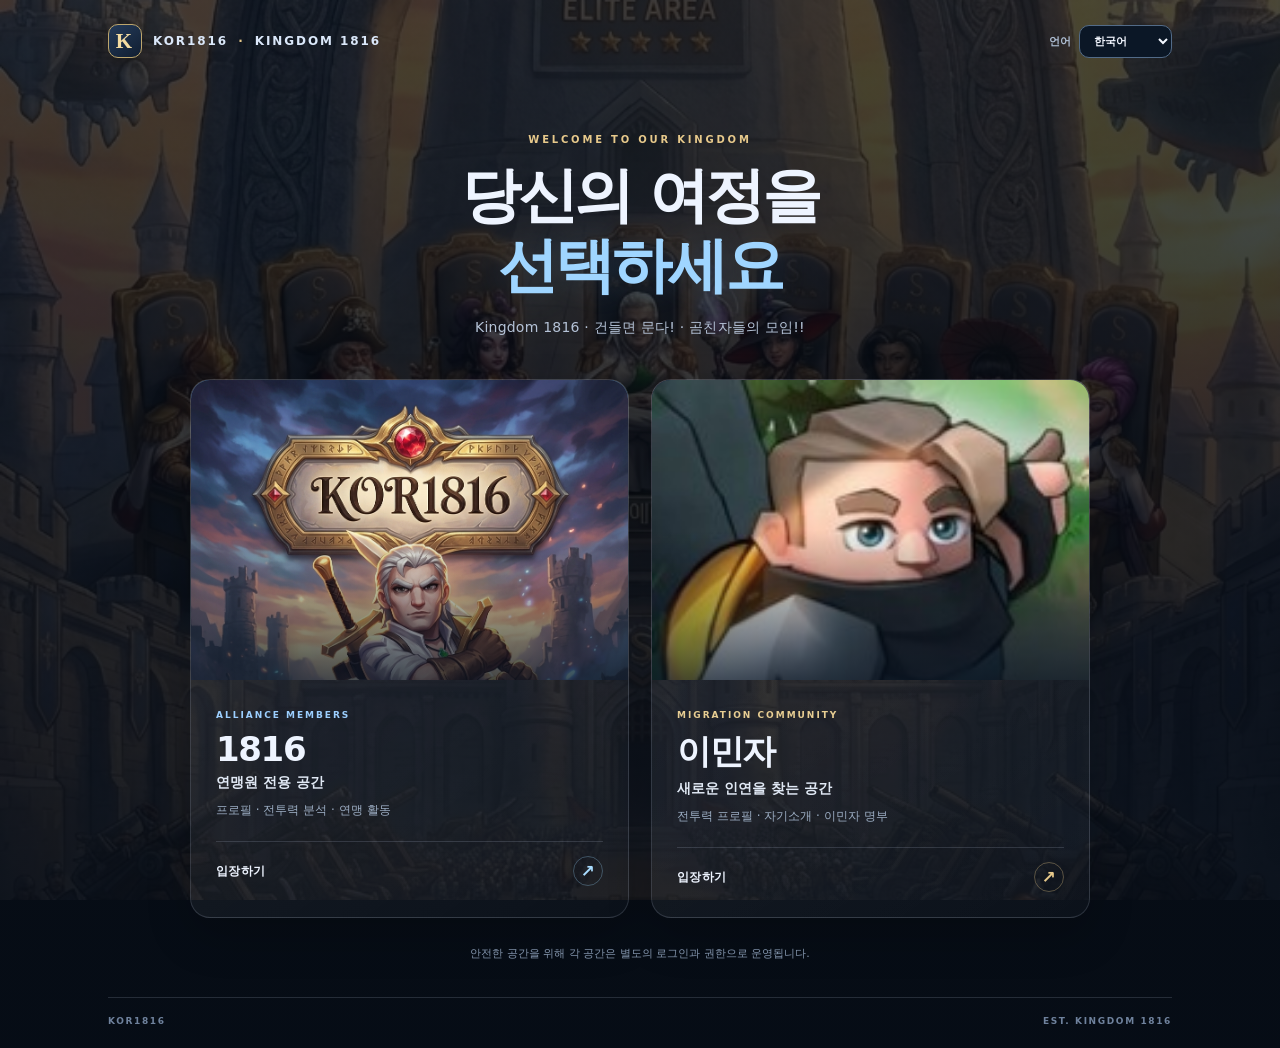
<file: index.html>
<!doctype html>
<html lang="ko">
<head>
  <meta charset="utf-8">
  <meta name="viewport" content="width=device-width, initial-scale=1">
  <meta name="theme-color" content="#0b1020">
  <title>KOR1816 | Kingdom 1816</title>
  <script>
    (function () {
      var params = new URLSearchParams(window.location.search);
      var hash = window.location.hash;
      var isAuthorized = false;
      try {
        isAuthorized = localStorage.getItem("kor1816_member_ok") === "1816:KOR";
        // Migrate an existing valid tab session to persistent login once.
        if (!isAuthorized && sessionStorage.getItem("kor1816_member_ok") === "1816:KOR") {
          localStorage.setItem("kor1816_member_ok", "1816:KOR");
          isAuthorized = true;
        }
      } catch (_) {}
      var isEntering1816 = params.get("space") === "1816";
      var requestedPage = params.get("page") || "";
      var isDirectPageLink = Boolean(hash || requestedPage);
      // Keep shared/deep links usable even when this browser has no saved
      // member flag. The flag only controls the landing-page entry flow.
      if (!isAuthorized && !isEntering1816 && !isDirectPageLink) {
        window.location.replace("./landing.html" + window.location.search);
        return;
      }
      // An already verified member may reopen the site root and return to the app.
      // Do not redirect authorized members to the landing/login screen again.
    })();
  </script>
  <link rel="stylesheet" href="./styles.css?v=20261021-castlewar-width7">
  <script>window.KOR1816_FIREBASE_CONFIG={apiKey:"AIzaSyB_7Uk6QkCQAt6LyWMVuQNARaXD78WdlZQ",authDomain:"kor1816.firebaseapp.com",projectId:"kor1816",storageBucket:"kor1816.firebasestorage.app",messagingSenderId:"838991083698",appId:"1:838991083698:web:de37c21f443386d902b1ab",measurementId:"G-SZ2ZX729BT"};window.KOR1816_ADMIN_EMAILS=["to1ggi8410@gmail.com","to1ggi8403@gmail.com","a3135a@naver.com","yunsungbin913@gmail.com"];</script>
  <script type="module" src="./app.js?v=20261021-api-cache-guard1"></script>
</head>
<body>
  <header class="site-header">
    <div class="brand">
      <span class="crest" aria-hidden="true">K</span>
      <div class="brand-copy"><h1 class="brand-title">KOR1816 <i>·</i> KINGDOM 1816</h1>
      <p>Kingdom 1816 · 건들면 문다! · 곰친자들의 모임!!</p></div>
    </div>
    <div class="header-actions"><a id="start-screen-link" class="start-screen-link" href="./landing.html">처음화면</a><a id="my-info-link" class="my-info-link" href="./my-info.html">내정보</a><label class="language-control"><span id="language-label">언어</span>
      <select id="language-select" aria-label="Language">
        <option value="ko">한국어</option><option value="en">English</option>
        <option value="ja">日本語</option><option value="zh">中文</option>
        <option value="de">Deutsch</option><option value="it">Italiano</option>
        <option value="es">Español</option><option value="tr">Türkçe</option>
      </select>
    </label></div>
  </header>
  <nav id="main-nav" class="main-nav" aria-label="Main navigation"></nav>
  <main id="page-root" class="page-root" tabindex="-1">
    <section class="page active" id="home" data-page="home"><div class="hero-image"><img src="https://raw.githubusercontent.com/KOR1816/1816KOR/main/1816.jpg" alt="KOR1816" loading="eager" decoding="async"></div><div id="home-content"></div></section>
    <section class="page" id="notices" data-page="notices"></section>
    <section class="page" id="teams" data-page="teams"></section>
    <section class="page" id="alliance" data-page="alliance"></section>
    <section class="page" id="battleJoin" data-page="battleJoin"></section>
    <section class="page" id="castlewar1" data-page="castlewar1"></section>
    <section class="page" id="castlelayout1" data-page="castlelayout1"></section>
    <section class="page" id="seating" data-page="seating"></section>
    <section class="page" id="viking" data-page="viking"></section>
    <section class="page" id="glory" data-page="glory"></section>
  </main>
  <div id="global-message" class="global-message" role="status" aria-live="polite"></div>
  <footer>© KOR1816</footer>
</body>
</html>
</file>
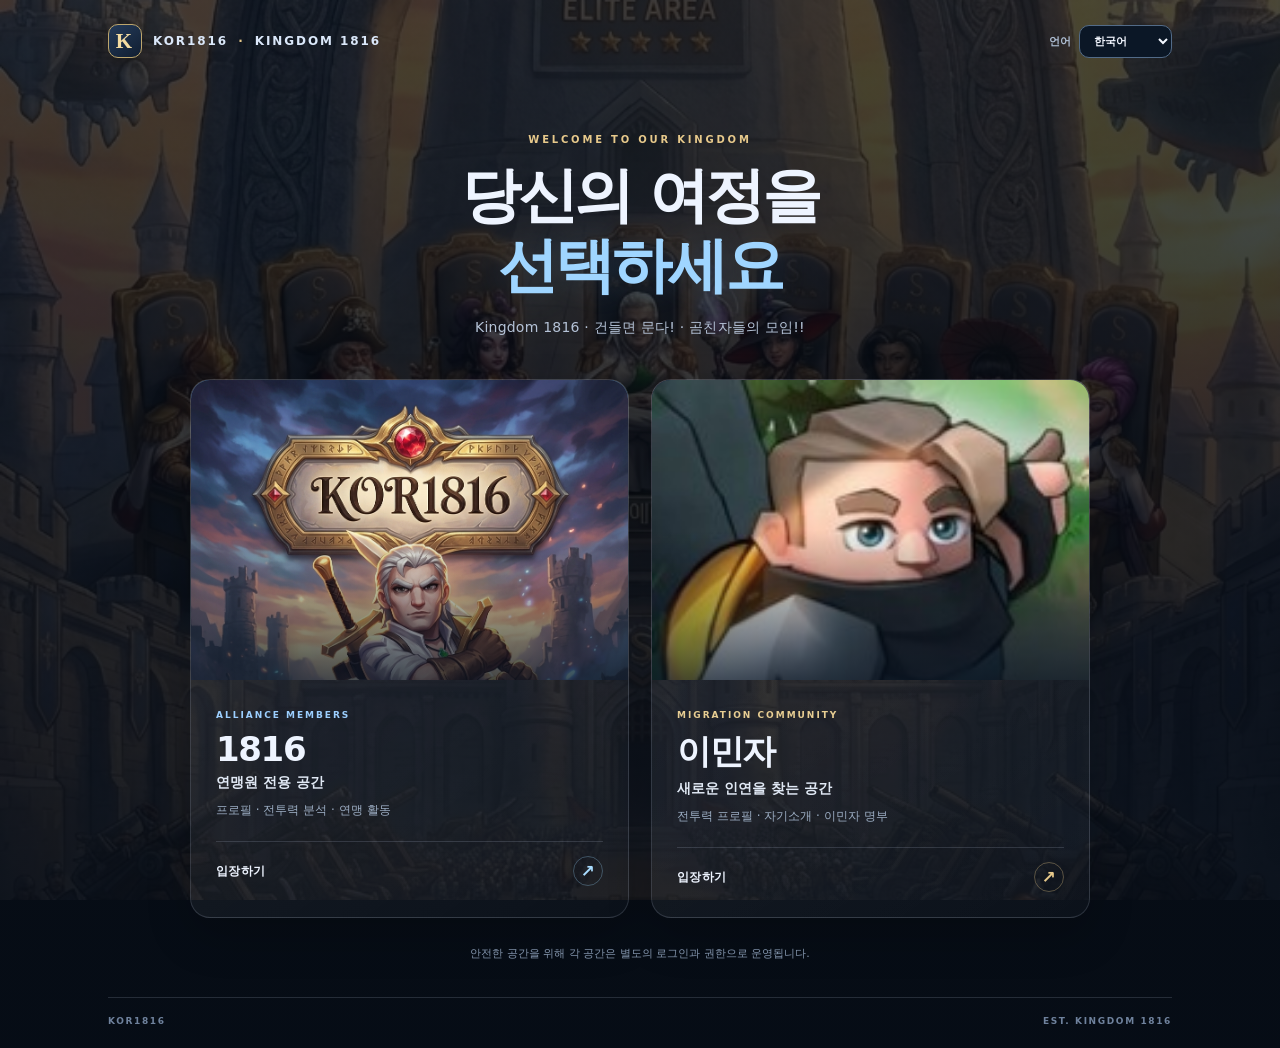
<file: landing.html>
<!doctype html>
<html lang="ko">
<head>
<meta charset="utf-8">
<meta name="viewport" content="width=device-width, initial-scale=1">
<meta name="theme-color" content="#101b2d">
<title>KOR1816 | 시작하기</title>
<link rel="stylesheet" href="./landing.css?v=20261020-lang-v1">
</head>
<body>
<main class="shell">
<header class="topline"><span class="crest">K</span><span>KOR1816 <i>·</i> KINGDOM 1816</span><label class="language-control"><span id="language-label">언어</span><select id="language-select" aria-label="Language"><option value="ko">한국어</option><option value="en">English</option><option value="ja">日本語</option><option value="zh">中文</option><option value="de">Deutsch</option><option value="it">Italiano</option><option value="es">Español</option><option value="tr">Türkçe</option></select></label></header>
<section class="intro" id="start">
<p class="eyebrow">WELCOME TO OUR KINGDOM</p>
<h1>당신의 여정을<br><span>선택하세요</span></h1>
<p class="sub">Kingdom 1816 · 건들면 문다! · 곰친자들의 모임!!</p>
<div class="choices">
<a class="choice alliance" href="#login-1816"><div class="choice-art fortress"><img class="choice-image" src="./5554.png" alt="1816" loading="eager"></div><div class="choice-body"><span class="choice-kicker">ALLIANCE MEMBERS</span><h2>1816</h2><p>연맹원 전용 공간</p><span class="choice-detail">프로필 · 전투력 분석 · 연맹 활동</span><span class="go">입장하기 <b>↗</b></span></div></a>
<a class="choice migrant" href="./immigrant.html"><div class="choice-art journey"><img class="choice-image" src="./155.jpg" alt="이민자" loading="eager"></div><div class="choice-body"><span class="choice-kicker">MIGRATION COMMUNITY</span><h2>이민자</h2><p>새로운 인연을 찾는 공간</p><span class="choice-detail">전투력 프로필 · 자기소개 · 이민자 명부</span><span class="go">입장하기 <b>↗</b></span></div></a>
</div>
<p class="footnote"><span></span> 안전한 공간을 위해 각 공간은 별도의 로그인과 권한으로 운영됩니다.</p>
</section>
<section class="login-panel" id="login-1816"><a class="back" href="#start">← 처음으로</a><p class="eyebrow">ALLIANCE MEMBERS</p><h2>1816 로그인</h2><p>게임 계정 인증을 통해 본인 프로필을 연결하는 공간입니다.</p><label for="id-1816">킹샷 게임 ID</label><input id="id-1816" inputmode="numeric" autocomplete="username" placeholder="게임 ID 입력"><label for="password-1816">비밀번호</label><input id="password-1816" type="password" inputmode="numeric" autocomplete="current-password" placeholder="비밀번호 입력"><a class="preview-link" id="login-1816-submit" href="./profile-preview.html?space=1816">로그인 ↗</a><p class="notice">화면 시안입니다. 실제 인증은 API와 본인 확인 방식을 검증한 뒤 연결합니다.</p></section>
<section class="login-panel" id="login-immigrant"><a class="back" href="#start">← 처음으로</a><p class="eyebrow">MIGRATION COMMUNITY</p><h2>이민자 로그인</h2><p>이민자 프로필과 자기소개를 관리하는 전용 공간입니다.</p><label for="id-immigrant">킹샷 게임 ID</label><input id="id-immigrant" inputmode="numeric" placeholder="게임 ID 입력"><a class="preview-link" href="./immigrant.html">이민자 명부 입장 ↗</a><p class="notice">이민자 전용 화면입니다. 실제 인증은 연동 가능 여부 확인 후 구현합니다.</p></section>
<footer><span>KOR1816</span><span>EST. KINGDOM 1816</span></footer>
</main>

<style>
.language-control{margin-left:auto;display:flex;align-items:center;gap:8px;color:#aebed3;font-size:11px;letter-spacing:0}
.language-control select{max-width:130px;padding:8px 10px;border:1px solid #526b88;border-radius:10px;background:#0b1726;color:#f3f7ff;font:inherit;font-weight:700;cursor:pointer}
@media(max-width:480px){.topline{gap:8px;font-size:10px}.language-control{gap:4px}.language-control select{max-width:100px;padding:7px 5px}}
</style>
<script>
(()=> {
const langs=['ko','en','ja','zh','de','it','es','tr'];
const names={ko:'언어',en:'Language',ja:'言語',zh:'语言',de:'Sprache',it:'Lingua',es:'Idioma',tr:'Dil'};
const map={
'당신의 여정을':['당신의 여정을','Choose your','旅の行き先を','选择你的','Wähle deine','Scegli il tuo','Elige tu','Yolculuğunu'],
'선택하세요':['선택하세요','journey','選んでください','旅程','Reise','viaggio','viaje','seç'],
'연맹원 전용 공간':['연맹원 전용 공간','Alliance members only','同盟メンバー専用','仅限联盟成员','Nur für Allianzmitglieder','Solo membri dell’alleanza','Solo miembros de la alianza','Yalnızca ittifak üyeleri'],
'프로필 · 전투력 분석 · 연맹 활동':['프로필 · 전투력 분석 · 연맹 활동','Profile · Power analysis · Alliance activity','プロフィール・戦力分析・同盟活動','个人资料 · 战力分析 · 联盟活动','Profil · Machtanalyse · Allianzaktivität','Profilo · Analisi potenza · Attività alleanza','Perfil · Análisis de poder · Actividad de alianza','Profil · Güç analizi · İttifak etkinliği'],
'입장하기':['입장하기','Enter','入場する','进入','Eintreten','Entra','Entrar','Giriş yap'],
'게임 ID 입력':['게임 ID 입력','Enter Game ID','ゲームIDを入力','输入游戏 ID','Spiel-ID eingeben','Inserisci ID di gioco','Introduce el ID de juego','Oyun kimliğini gir'],
'비밀번호':['비밀번호','Password','パスワード','密码','Passwort','Password','Contraseña','Şifre'],
'비밀번호 입력':['비밀번호 입력','Enter password','パスワードを入力','输入密码','Passwort eingeben','Inserisci password','Introduce la contraseña','Şifreyi gir'],
'로그인 ↗':['로그인 ↗','Log in ↗','ログイン ↗','登录 ↗','Anmelden ↗','Accedi ↗','Iniciar sesión ↗','Giriş yap ↗'],
'Kingdom 1816 · 건들면 문다! · 곰친자들의 모임!!':['Kingdom 1816 · 건들면 문다! · 곰친자들의 모임!!','Kingdom 1816 · Mess with us and get bitten! · Bear fanatics!','王国1816 · 手を出すと噛むぞ！ · クマ好きの仲間たち','1816王国 · 别惹我们！ · 熊族同好会','Königreich 1816 · Leg dich nicht mit uns an! · Bärenfans','Regno 1816 · Non provocarci! · Amanti degli orsi','Reino 1816 · ¡No te metas con nosotros! · Fans de los osos','Krallık 1816 · Bulaşma, ısırırız! · Ayı tutkunları'],
'새로운 인연을 찾는 공간':['새로운 인연을 찾는 공간','A place to find new connections','新しい出会いを探す場所','寻找新伙伴的空间','Ein Ort für neue Kontakte','Uno spazio per nuovi incontri','Un lugar para conocer gente','Yeni bağlantılar kurma alanı'],
'전투력 프로필 · 자기소개 · 이민자 명부':['전투력 프로필 · 자기소개 · 이민자 명부','Power profile · Introduction · Migrant directory','戦力プロフィール・自己紹介・移民名簿','战力资料 · 自我介绍 · 移民名册','Machtprofil · Vorstellung · Einwandererverzeichnis','Profilo potenza · Presentazione · Elenco immigrati','Perfil de poder · Presentación · Lista de inmigrantes','Güç profili · Tanıtım · Göçmen listesi'],
'안전한 공간을 위해 각 공간은 별도의 로그인과 권한으로 운영됩니다.':['안전한 공간을 위해 각 공간은 별도의 로그인과 권한으로 운영됩니다.','For a safe community, each space uses separate login and permissions.','安全のため、各スペースは別々のログインと権限で運営されます。','为保障安全，各空间使用独立登录和权限。','Für Sicherheit haben alle Bereiche getrennte Anmeldungen und Berechtigungen.','Per sicurezza, ogni spazio usa accessi e autorizzazioni separati.','Por seguridad, cada espacio tiene acceso y permisos independientes.','Güvenlik için her alan ayrı giriş ve izinlerle çalışır.'],
'← 처음으로':['← 처음으로','← Back to start','← 最初に戻る','← 返回首页','← Zurück zum Anfang','← Torna all’inizio','← Volver al inicio','← Başlangıca dön'],
'1816 로그인':['1816 로그인','1816 Login','1816 ログイン','1816 登录','1816 Anmeldung','Accesso 1816','Inicio de sesión 1816','1816 Girişi'],
'게임 계정 인증을 통해 본인 프로필을 연결하는 공간입니다.':['게임 계정 인증을 통해 본인 프로필을 연결하는 공간입니다.','Connect your profile through game account verification.','ゲームアカウントを確認してプロフィールを連携します。','通过游戏账号验证关联个人资料。','Verbinde dein Profil nach Prüfung des Spielkontos.','Collega il profilo verificando l’account di gioco.','Conecta tu perfil tras verificar la cuenta del juego.','Oyun hesabı doğrulamasıyla profilini bağla.'],
'킹샷 게임 ID':['킹샷 게임 ID','Kingshot Game ID','キングショット ゲームID','Kingshot 游戏 ID','Kingshot-Spiel-ID','ID di gioco Kingshot','ID de juego de Kingshot','Kingshot Oyun Kimliği'],
'게임 ID 입력':['게임 ID 입력','Enter your Game ID','ゲームIDを入力','输入游戏 ID','Spiel-ID eingeben','Inserisci ID di gioco','Introduce tu ID de juego','Oyun kimliğini gir'],
'게임 ID 확인 후 입장 ↗':['게임 ID 확인 후 입장 ↗','Verify Game ID & Enter ↗','IDを確認して入場 ↗','验证并进入 ↗','ID prüfen und eintreten ↗','Verifica ed entra ↗','Verificar y entrar ↗','Doğrula ve gir ↗'],
'화면 시안입니다. 실제 인증은 API와 본인 확인 방식을 검증한 뒤 연결합니다.':['화면 시안입니다. 실제 인증은 API와 본인 확인 방식을 검증한 뒤 연결합니다.','Preview only. Live verification follows API and identity checks.','プレビューです。APIと本人確認の検証後に接続します。','这是预览页面。完成 API 和身份验证后再启用。','Vorschau. Die echte Prüfung folgt nach API- und Identitätsprüfung.','Anteprima. La verifica reale seguirà i controlli API e identità.','Vista previa. La verificación real seguirá tras revisar API e identidad.','Önizleme. Gerçek doğrulama API ve kimlik kontrollerinden sonra açılacak.'],
'이민자 로그인':['이민자 로그인','Immigrant Login','移民ログイン','移民登录','Einwanderer-Anmeldung','Accesso immigrati','Inicio de sesión de inmigrantes','Göçmen Girişi'],
'이민자 프로필과 자기소개를 관리하는 전용 공간입니다.':['이민자 프로필과 자기소개를 관리하는 전용 공간입니다.','A dedicated space to manage immigrant profiles and introductions.','移民プロフィールと自己紹介を管理する専用スペースです。','管理移民资料和自我介绍的专属空间。','Ein Bereich für Einwandererprofile und Vorstellungen.','Spazio dedicato ai profili e alle presentazioni degli immigrati.','Espacio para gestionar perfiles y presentaciones de inmigrantes.','Göçmen profilleri ve tanıtımları için özel alan.'],
'프로필 연결 화면 시안 보기 ↗':['프로필 연결 화면 시안 보기 ↗','View profile connection preview ↗','プロフィール接続プレビュー ↗','查看资料连接预览 ↗','Profilverbindung ansehen ↗','Anteprima collegamento profilo ↗','Ver vista previa de conexión ↗','Profil bağlantı önizlemesi ↗'],
'이민자 전용 화면입니다. 실제 인증은 연동 가능 여부 확인 후 구현합니다.':['이민자 전용 화면입니다. 실제 인증은 연동 가능 여부 확인 후 구현합니다.','For immigrants only. Integration follows verification.','移民専用です。連携可否の確認後に実装します。','仅供移民使用，确认可行后再接入。','Nur für Einwanderer. Integration folgt nach Prüfung.','Solo immigrati. Integrazione dopo la verifica.','Solo para inmigrantes. La integración se hará tras verificarla.','Yalnızca göçmenler için. Entegrasyon doğrulama sonrası yapılacak.']
};
const originals=[...document.querySelectorAll('.intro h1,.choice.alliance .choice-body>p,.choice.alliance .choice-detail,.choice.alliance .go,.choice.migrant .choice-body>p,.choice.migrant .choice-detail,.choice.migrant .go,.footnote,.login-panel .back,.login-panel h2,.login-panel>p:not(.eyebrow):not(.notice),.login-panel label,.login-panel input,.login-panel .preview-link,.login-panel .notice')].map(el=>({el,text:el.textContent,placeholder:el.placeholder||''}));
function tr(s,l){const key=String(s).trim();return (map[key]||[])[langs.indexOf(l)]||key}
function apply(l){
if(!langs.includes(l))l='ko';document.documentElement.lang=l;
document.getElementById('language-select').value=l;document.getElementById('language-label').textContent=names[l];
for(const item of originals){
 const t=tr(item.text,l);
 if(item.el.matches('.intro h1')) item.el.innerHTML=tr('당신의 여정을',l)+'<br><span>'+tr('선택하세요',l)+'</span>';
 else if(item.el.matches('input')) item.el.placeholder=tr(item.el.id==='password-1816'?'비밀번호 입력':'게임 ID 입력',l);
 else if(item.el.matches('.go')) item.el.innerHTML=tr('입장하기',l)+' <b>↗</b>';
 else item.el.textContent=t;
}
document.querySelector('.intro .sub').textContent=tr('Kingdom 1816 · 건들면 문다! · 곰친자들의 모임!!',l);
document.querySelectorAll('.choice-kicker')[0].textContent=l==='ko'?'ALLIANCE MEMBERS':l==='ja'?'同盟メンバー':l==='zh'?'联盟成员':l==='de'?'ALLIANZMITGLIEDER':l==='it'?'MEMBRI DELL’ALLEANZA':l==='es'?'MIEMBROS DE LA ALIANZA':l==='tr'?'İTTİFAK ÜYELERİ':'ALLIANCE MEMBERS';
document.querySelectorAll('.choice-kicker')[1].textContent=l==='ko'?'MIGRATION COMMUNITY':l==='ja'?'移民コミュニティ':l==='zh'?'移民社区':l==='de'?'EINWANDERER-COMMUNITY':l==='it'?'COMUNITÀ IMMIGRATI':l==='es'?'COMUNIDAD DE INMIGRANTES':l==='tr'?'GÖÇMEN TOPLULUĞU':'MIGRATION COMMUNITY';
document.querySelectorAll('.choice-body h2')[1].textContent=({ko:'이민자',en:'Immigrants',ja:'移民',zh:'移民',de:'Einwanderer',it:'Immigrati',es:'Inmigrantes',tr:'Göçmenler'})[l];
document.querySelectorAll('.eyebrow')[0].textContent=({ko:'WELCOME TO OUR KINGDOM',en:'WELCOME TO OUR KINGDOM',ja:'王国へようこそ',zh:'欢迎来到我们的王国',de:'WILLKOMMEN IN UNSEREM KÖNIGREICH',it:'BENVENUTO NEL NOSTRO REGNO',es:'BIENVENIDO A NUESTRO REINO',tr:'KRALLIĞIMIZA HOŞ GELDİN'})[l];
document.querySelectorAll('.eyebrow')[1].textContent=document.querySelectorAll('.choice-kicker')[0].textContent;
document.querySelectorAll('.eyebrow')[2].textContent=document.querySelectorAll('.choice-kicker')[1].textContent;
try{localStorage.setItem('kor1816_rebuild_lang_v1',l);localStorage.setItem('kor1816_lang',l)}catch{}
document.querySelectorAll('.choice').forEach(a=>{const u=new URL(a.href,location.href);u.searchParams.set('lang',l);a.href=u.href});
document.querySelectorAll('.preview-link').forEach(a=>{const u=new URL(a.href,location.href);u.searchParams.set('lang',l);a.href=u.href});
}
document.getElementById('language-select').addEventListener('change',e=>apply(e.target.value));
document.getElementById('login-1816-submit').addEventListener('click',event=>{
  event.preventDefault();
  const id=document.getElementById('id-1816').value.trim();
  const password=document.getElementById('password-1816').value;
  if(!/^\d{4,20}$/.test(id)){alert(({ko:'킹샷 게임 ID를 숫자 4~20자리로 입력해 주세요.',en:'Enter a numeric Game ID with 4–20 digits.',ja:'ゲームIDを4～20桁の数字で入力してください。',zh:'请输入4–20位数字游戏 ID。',de:'Bitte eine 4–20-stellige numerische Spiel-ID eingeben.',it:'Inserisci un ID numerico di 4–20 cifre.',es:'Introduce un ID numérico de 4–20 dígitos.',tr:'4–20 basamaklı sayısal oyun kimliği gir.'})[document.getElementById('language-select').value]||'킹샷 게임 ID를 숫자 4~20자리로 입력해 주세요.');document.getElementById('id-1816').focus();return;}
  if(password!=='0011'){alert(({ko:'비밀번호가 올바르지 않습니다.',en:'Incorrect password.',ja:'パスワードが正しくありません。',zh:'密码错误。',de:'Falsches Passwort.',it:'Password errata.',es:'Contraseña incorrecta.',tr:'Şifre yanlış.'})[document.getElementById('language-select').value]||'비밀번호가 올바르지 않습니다.');document.getElementById('password-1816').focus();return;}
  const next=new URL('./profile-preview.html',location.href);
  next.searchParams.set('space','1816');
  next.searchParams.set('id',id);
  next.searchParams.set('return','home');
  next.searchParams.set('lang',document.getElementById('language-select').value);
  location.href=next.href;
});
apply((()=>{try{return localStorage.getItem('kor1816_rebuild_lang_v1')||localStorage.getItem('kor1816_lang')||'ko'}catch{return'ko'}})());
})();
</script>
</body>
</html>
</file>
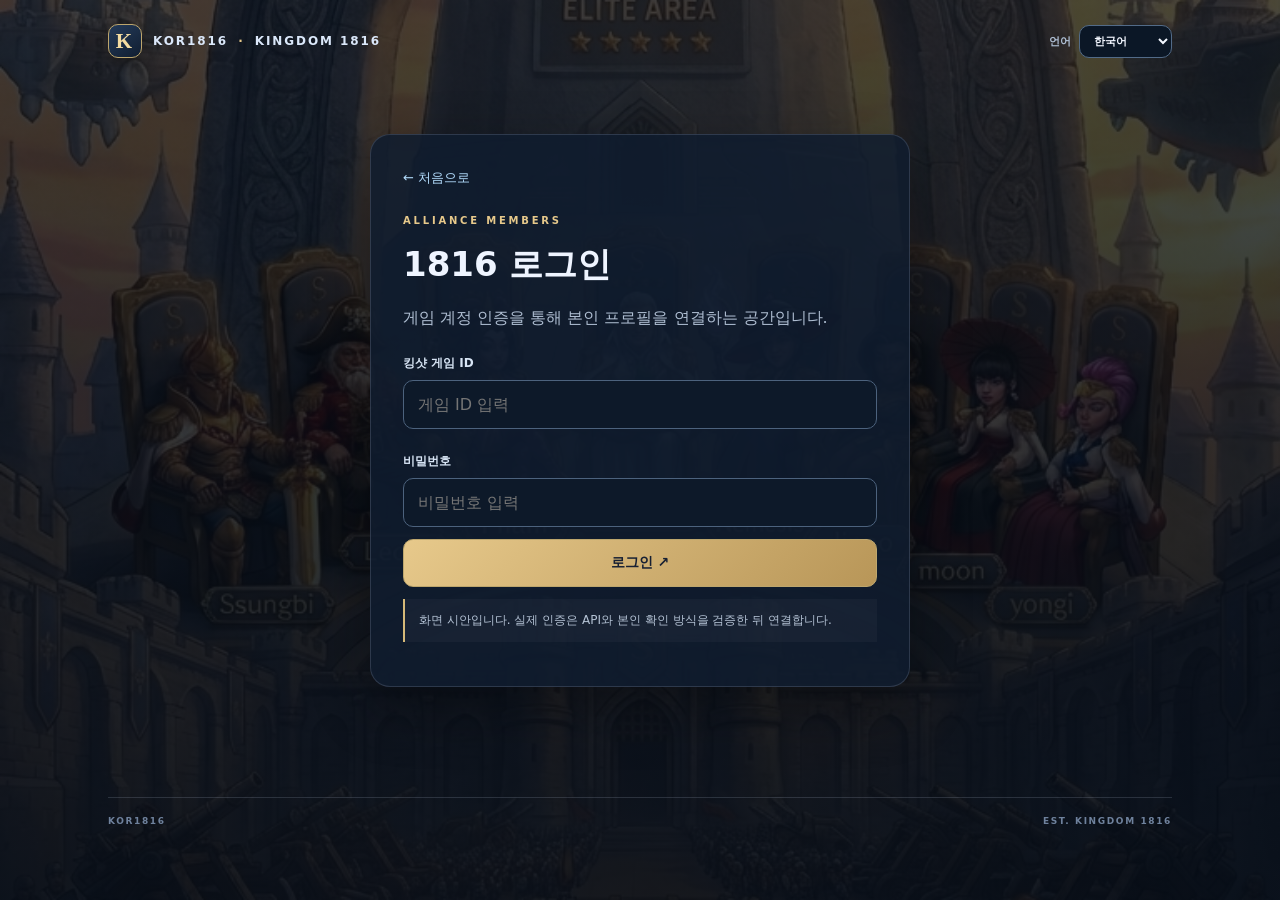
<file: my-info.html>
<!doctype html>
<html lang="ko">
<head>
<meta charset="utf-8"><meta name="viewport" content="width=device-width,initial-scale=1">
<meta name="theme-color" content="#0b1020"><title>KOR1816 | 내정보</title>
<style>
:root{color-scheme:dark;--bg:#090f1c;--panel:#121d30;--panel2:#0d1728;--line:#2a3d5c;--gold:#f0cb70;--gold2:#b98b3d;--text:#f3f6ff;--muted:#9caec9;--blue:#9bd8ff;--green:#8ce2bc}
*{box-sizing:border-box}body{margin:0;background:radial-gradient(ellipse at 50% -15%,#23395c 0,#0a1120 48%,#070c16 100%);color:var(--text);font-family:system-ui,-apple-system,"Segoe UI","Malgun Gothic",sans-serif;min-height:100vh}.wrap{width:min(1120px,100%);margin:auto;padding:18px 16px 42px}.top{display:flex;align-items:center;justify-content:space-between;gap:12px;flex-wrap:wrap;padding:5px 0 16px;border-bottom:1px solid #2b3b56}.brand{font-size:19px;font-weight:950;letter-spacing:.08em}.brand small{display:block;color:var(--muted);font-size:11px;font-weight:500;letter-spacing:.03em;margin-top:4px}.actions{display:flex;gap:8px;flex-wrap:wrap}.lang-select{border:1px solid #3a5072;border-radius:10px;background:#14223a;color:var(--text);padding:10px 9px;font:inherit;font-size:13px;font-weight:800;max-width:130px}button,.link{display:inline-flex;align-items:center;justify-content:center;border:1px solid #3a5072;border-radius:10px;background:#14223a;color:var(--text);padding:10px 13px;font-weight:800;text-decoration:none;cursor:pointer;font:inherit;font-size:13px}button.primary{background:linear-gradient(135deg,#f5dc91,#c79b48);color:#172033;border-color:#e8c76e;font-weight:900}button:disabled{opacity:.6;cursor:wait}.profile-head{display:grid;grid-template-columns:auto 1fr auto;align-items:center;gap:18px;margin:20px 0 14px;padding:20px;border:1px solid #3a4d6b;border-radius:18px;background:linear-gradient(120deg,#1a2a45ed,#0e1829f5);box-shadow:0 14px 34px #0003}.avatar{width:92px;height:92px;object-fit:cover;border-radius:17px;border:2px solid #c7a95d;background:#1a2940}.avatar-fallback{display:grid;place-items:center;font-size:30px;color:var(--gold)}h1{font-size:clamp(24px,4vw,34px);margin:0 0 7px;letter-spacing:-.035em}.meta{color:#bdcbe0;font-size:13px;line-height:1.8;overflow-wrap:anywhere}.pills{display:flex;gap:6px;flex-wrap:wrap;margin-top:8px}.pill{border:1px solid #3b5274;background:#0b1628;border-radius:999px;padding:4px 9px;font-size:11px;color:#d7e5fb}.status{grid-column:1/-1;color:var(--blue);font-size:12px;white-space:pre-wrap;min-height:16px}.stats{display:grid;grid-template-columns:repeat(3,minmax(0,1fr));gap:10px;margin:12px 0 22px}.stat{position:relative;overflow:hidden;min-width:0;padding:16px;border:1px solid var(--line);border-radius:14px;background:linear-gradient(145deg,#172641,#0d1728)}.stat:before{content:"";position:absolute;left:0;top:0;bottom:0;width:3px;background:linear-gradient(var(--gold),#886b35)}.stat span{display:block;color:var(--muted);font-size:12px;margin-bottom:8px}.stat strong{display:block;font-size:clamp(20px,3vw,27px);line-height:1.15;overflow-wrap:anywhere;letter-spacing:-.025em}.stat small{display:block;color:var(--blue);font-size:11px;margin-top:7px}.section-head{display:flex;align-items:center;justify-content:space-between;gap:10px;margin:25px 0 11px}.section-head h2{font-size:19px;margin:0;color:var(--gold);letter-spacing:-.02em}.section-head span{color:var(--muted);font-size:11px}.panel{border:1px solid var(--line);border-radius:15px;background:linear-gradient(145deg,#142039,#0b1423);padding:15px}.empty{padding:18px;border:1px dashed #435778;border-radius:13px;color:var(--muted);line-height:1.65;background:#0c1627}.lord-grid{display:grid;grid-template-columns:repeat(4,minmax(0,1fr));gap:10px}.lord-item{border:1px solid #354b6c;background:#0b1525;border-radius:13px;padding:12px;text-align:center;min-width:0}.lord-item img{width:60px;height:60px;object-fit:contain;display:block;margin:0 auto 9px;filter:drop-shadow(0 4px 8px #0008)}.lord-item strong{display:block;font-size:12px;color:#f3d98d;overflow-wrap:anywhere}.lord-item .sub{font-size:11px;color:#aebdd4;margin-top:6px;line-height:1.5}.hero-list{display:grid;gap:13px}.hero-card{border:1px solid #354b6b;border-radius:15px;background:linear-gradient(135deg,#142139,#0b1424);overflow:hidden}.hero-title{display:flex;align-items:center;gap:12px;padding:13px 15px;border-bottom:1px solid #2a3b56;background:#172640}.hero-icon{width:58px;height:58px;object-fit:contain;border-radius:11px;background:#0a1322;border:1px solid #344966;padding:3px;flex:none}.hero-name{font-size:16px;font-weight:900}.hero-info{color:var(--muted);font-size:11px;margin-top:4px}.exclusive{margin-left:auto;text-align:right;color:#f0d58b;font-size:11px;line-height:1.55}.gear-slots{display:grid;grid-template-columns:repeat(4,minmax(0,1fr));gap:8px;padding:12px}.gear-slot{display:flex;gap:9px;align-items:center;min-width:0;padding:9px;border:1px solid #293d5b;border-radius:11px;background:#0a1424}.slot-icon{width:42px;height:42px;display:grid;place-items:center;flex:none;border:1px solid #445978;border-radius:9px;background:linear-gradient(145deg,#263b5b,#101c30);font-size:20px}.gear-slot.red{border-color:#7d484d;background:linear-gradient(145deg,#301c29,#0c1423)}.gear-slot.red .slot-icon{border-color:#a65359;background:#4a202a}.gear-slot .gear-name{font-size:11px;font-weight:800;line-height:1.35;overflow-wrap:anywhere}.gear-slot .gear-meta{font-size:10px;color:var(--muted);line-height:1.55;margin-top:4px}.no-gear{padding:13px;color:var(--muted);font-size:12px}.foot{margin-top:26px;color:#7588a6;text-align:center;font-size:11px;line-height:1.7}form#linkForm{margin-top:14px}#linkId{flex:1;min-width:180px;border:1px solid #405878;border-radius:10px;background:#081222;color:white;padding:11px;font:inherit}
@media(max-width:700px){.profile-head{grid-template-columns:auto 1fr;padding:15px;gap:12px}.avatar{width:74px;height:74px}.profile-head .actions{grid-column:1/-1}.status{grid-column:1/-1}.stats{grid-template-columns:repeat(2,minmax(0,1fr))}.gear-slots{grid-template-columns:repeat(2,minmax(0,1fr))}.lord-grid{grid-template-columns:repeat(2,minmax(0,1fr))}}
@media(max-width:390px){.wrap{padding:12px 10px 30px}.hero-title{padding:10px;gap:9px}.hero-icon{width:48px;height:48px}.hero-name{font-size:14px}.exclusive{font-size:10px}.gear-slots{gap:6px;padding:8px}.gear-slot{padding:7px;gap:6px}.slot-icon{width:34px;height:34px;font-size:17px}.gear-slot .gear-name{font-size:10px}}
.gear-details{margin-top:12px;border:1px solid #30455f;border-radius:12px;background:#08132188;overflow:hidden}.gear-details>summary{cursor:pointer;padding:11px 12px;color:#91d3ff;font-size:12px;font-weight:800}.gear-section{padding:0 12px 12px}.gear-section h4{margin:8px 0;color:#e8ca8b;font-size:12px}.gov-gear-grid{display:grid;grid-template-columns:repeat(3,minmax(0,1fr));gap:8px}.gov-gear-item,.hero-gear-item{min-width:0;padding:8px;border:1px solid #30455f;border-radius:10px;background:#101d2e;text-align:center}.gov-gear-item.quality-green,.hero-gear-item.quality-green,.hero-exclusive-item.quality-green{border-color:#36b86b;background:linear-gradient(180deg,#163b2b,#101d2e)}.gov-gear-item.quality-blue,.hero-gear-item.quality-blue,.hero-exclusive-item.quality-blue{border-color:#3998f4;background:linear-gradient(180deg,#163451,#101d2e)}.gov-gear-item.quality-purple,.hero-gear-item.quality-purple,.hero-exclusive-item.quality-purple{border-color:#a76bf2;background:linear-gradient(180deg,#34214e,#101d2e)}.gov-gear-item.quality-orange,.hero-gear-item.quality-orange,.hero-exclusive-item.quality-orange{border-color:#f39b45;background:linear-gradient(180deg,#4b2e18,#101d2e)}.gov-gear-item.quality-red,.hero-gear-item.quality-red,.hero-exclusive-item.quality-red{border-color:#ff5268;background:linear-gradient(180deg,#4b1d2a,#101d2e)}.gov-gear-item.quality-yellow,.hero-gear-item.quality-yellow,.hero-exclusive-item.quality-yellow{border:2px solid #ffd92f!important;box-shadow:0 0 0 1px #ffd92f66,0 0 14px #ffd92f66;background:linear-gradient(180deg,#665313,#172033)}.gov-gear-item.quality-green img,.hero-gear-item.quality-green img,.hero-exclusive-item.quality-green img{filter:drop-shadow(0 0 5px #36b86b88)}.gov-gear-item.quality-blue img,.hero-gear-item.quality-blue img,.hero-exclusive-item.quality-blue img{filter:drop-shadow(0 0 5px #3998f488)}.gov-gear-item.quality-purple img,.hero-gear-item.quality-purple img,.hero-exclusive-item.quality-purple img{filter:drop-shadow(0 0 5px #a76bf288)}.gov-gear-item.quality-orange img,.hero-gear-item.quality-orange img,.hero-exclusive-item.quality-orange img{filter:drop-shadow(0 0 5px #f39b4588)}.gov-gear-item.quality-red img,.hero-gear-item.quality-red img,.hero-exclusive-item.quality-red img{filter:drop-shadow(0 0 6px #ff526888)}.gov-gear-item.quality-yellow img,.hero-gear-item.quality-yellow img,.hero-exclusive-item.quality-yellow img{filter:drop-shadow(0 0 6px #f2cf43cc)}.gov-gear-item img{width:54px;height:54px;object-fit:contain;image-rendering:auto;display:block;margin:0 auto 5px}.gear-item-name{font-size:10px;color:#c4d2e4;overflow-wrap:anywhere}.gear-item-level{font-size:11px;font-weight:900;color:#f0dba5;margin-top:4px}.hero-detail{margin-top:10px;padding:10px;border:1px solid #30455f;border-radius:11px;background:#0b1727}.hero-detail-head{display:flex;align-items:center;gap:9px;margin-bottom:8px}.hero-detail-head img{width:38px;height:38px;object-fit:contain;border-radius:9px;background:#17283d}.hero-detail-name{font-size:12px;font-weight:900}.hero-detail-sub{font-size:10px;color:#9eb0c8;margin-top:3px}.hero-gear-grid{display:grid;grid-template-columns:repeat(4,minmax(0,1fr));gap:6px}.hero-gear-item{padding:7px 3px}.hero-exclusive-item{display:inline-flex;flex-direction:column;align-items:center;vertical-align:top;min-width:88px;max-width:120px;margin:0 0 8px;padding:8px;border:1px solid #f39b45;border-radius:10px;background:linear-gradient(180deg,#4b2e18,#101d2e);text-align:center}.hero-exclusive-item .hero-gear-image{width:48px;height:48px;object-fit:contain;display:block;margin:0 auto 5px;border-radius:8px;background:#17283d}.hero-gear-symbol{width:34px;height:34px;margin:0 auto 5px;border:1px solid #526a84;border-radius:9px;display:grid;place-items:center;background:linear-gradient(135deg,#273f59,#101d2e);color:#e8ca8b;font-size:16px}.hero-troop-image{width:20px;height:20px;object-fit:contain;display:inline-block;margin:2px auto}.hero-gear-image{width:42px;height:42px;margin:0 auto 5px;object-fit:contain;display:block;border-radius:8px;background:#17283d}.gear-empty{font-size:11px;color:#9eb0c8;line-height:1.5;padding:8px 0}.gear-details img{max-width:100%}</style></head>
<body><main class="wrap">
<header class="top"><div class="brand">KOR1816<small id="brandSubtitle">KINGDOM 1816 · BEAUTYXBEAST</small></div><div class="actions"><a class="link" href="./index.html?space=1816#home" id="back">← 메인으로</a><button class="primary" id="refresh">↻ 정보 새로고침</button><select id="languageSelect" class="lang-select" aria-label="Language"><option value="ko">한국어</option><option value="en">English</option><option value="ja">日本語</option><option value="zh">简体中文</option><option value="de">Deutsch</option><option value="it">Italiano</option><option value="es">Español</option><option value="tr">Türkçe</option></select></div></header>
<section class="profile-head"><div id="avatarWrap" class="avatar avatar-fallback">K</div><div><h1 id="playerName">내정보</h1><div class="meta" id="playerMeta">로그인한 게임 ID의 프로필을 조회합니다.</div><div class="pills" id="pills"></div></div><div class="actions"><span class="pill">KOR · 1816</span></div><div class="status" id="status" role="status" aria-live="polite">프로필을 준비하고 있습니다…</div>
<form id="linkForm" class="panel" hidden><label for="linkId" class="meta">게임 ID가 저장되지 않았다면 한 번만 입력해 주세요. 서버 1816 및 연맹 KOR 확인 후 연결합니다.</label><div class="actions" style="margin-top:10px"><input id="linkId" inputmode="numeric" autocomplete="off" placeholder="킹샷 게임 ID" required><button class="primary" id="linkSubmit" type="submit">ID 확인 및 연결</button></div></form></section>
<div class="stats" id="stats"></div>
<div class="section-head"><h2 id="lordHeading">영주 장비</h2><span id="lordSub">GOVERNOR EQUIPMENT</span></div><div id="lordGear"></div>
<div class="section-head"><h2 id="heroHeading">영웅 장비</h2><span id="heroSub">HERO EQUIPMENT</span></div><div id="heroGear" class="hero-list"></div>
<p class="foot"><span id="footerText">조회 가능한 공개 프로필 정보만 표시합니다. 영주 장비가 비공개인 경우 장비 목록은 표시되지 않습니다.</span><br><span id="footerBrand">KOR1816 · 내정보</span></p>
</main>
<script>
const API='https://kor1816-api.to1ggi8410.workers.dev/api/profile';
const $=id=>document.getElementById(id);
const params=new URLSearchParams(location.search);
const allowedLangs=['ko','en','ja','zh','de','it','es','tr'];
const requestedLang=params.get('lang')||localStorage.getItem('kor1816_rebuild_lang_v1')||'ko';
let lang=allowedLangs.includes(requestedLang)?requestedLang:'ko';
const words={
ko:{back:'← 메인으로',refresh:'↻ 정보 새로고침',loading:'최신 프로필 정보를 조회하고 있습니다…',noid:'저장된 로그인 게임 ID가 없습니다. 아래에 ID를 입력해 연결해 주세요.',failed:'정보를 불러오지 못했습니다. 잠시 후 다시 시도해 주세요.',power:'전투력',level:'센터 레벨',trial:'시련 점수',trialRank:'KOR 명단 시련 점수 순위',kingdom:'왕국',alliance:'연맹',id:'게임 ID',lordPrivate:'영주 장비 비공개',lordMissing:'영주 장비 정보가 제공되지 않았습니다.',heroMissing:'영웅 장비 정보가 없습니다.',levelLabel:'레벨',starLabel:'성급',exclusive:'전용 장비',enhance:'강화',refine:'정련',helmet:'투구',gloves:'장갑',armor:'갑옷',boots:'신발',linkError:'서버 1816 및 연맹 KOR 소속이 확인되지 않았습니다.',title:'내정보',profileIntro:'로그인한 게임 ID의 프로필을 조회합니다.',govTitle:'영주 장비',heroTitle:'영웅 장비',govLabel:'영주 장비',heroLabel:'영웅 장비',foot:'조회 가능한 공개 프로필 정보만 표시합니다. 영주 장비가 비공개인 경우 장비 목록은 표시되지 않습니다.',idPrompt:'게임 ID가 저장되지 않았다면 한 번만 입력해 주세요. 서버 1816 및 연맹 KOR 확인 후 연결합니다.',idPlaceholder:'킹샷 게임 ID',linkButton:'ID 확인 및 연결',invalidId:'게임 ID는 숫자 4~20자리로 입력해 주세요.',checking:'서버와 연맹 소속을 확인하고 있습니다…',success:'조회 성공',rankProgress:'프로필 조회 성공 · KOR 순위 확인 중',rankMembers:'명 중',rankPosition:'위',memberCount:'연맹원',levelTG:'센터 레벨',footer:'내정보'},
en:{back:'← Home',refresh:'↻ Refresh Profile',loading:'Loading the latest profile…',noid:'No saved Game ID. Enter it below to link your profile.',failed:'Could not load the profile. Please try again.',power:'Power',level:'Governor Center',trial:'Mystic Trial Score',trialRank:'Mystic Trial score ranking in KOR',kingdom:'Kingdom',alliance:'Alliance',id:'Game ID',lordPrivate:'Governor gear is private',lordMissing:'Governor gear information is unavailable.',heroMissing:'Hero gear information is unavailable.',levelLabel:'Level',starLabel:'Stars',exclusive:'Exclusive Gear',enhance:'Enhancement',refine:'Refinement',helmet:'Helmet',gloves:'Gloves',armor:'Armor',boots:'Boots',linkError:'Kingdom 1816 and alliance KOR could not be verified.',title:'My Info',profileIntro:'View the profile linked to your Game ID.',govTitle:'Governor Gear',heroTitle:'Hero Gear',govLabel:'Governor Gear',heroLabel:'Hero Gear',foot:'Only publicly available profile information is shown. Equipment may be unavailable when governor gear is private.',idPrompt:'If your Game ID is not saved, enter it once to link your profile after verifying Kingdom 1816 and alliance KOR.',idPlaceholder:'Kingshot Game ID',linkButton:'Verify & Link ID',invalidId:'Enter a Game ID containing 4–20 digits.',checking:'Verifying kingdom and alliance…',success:'Profile loaded',rankProgress:'Profile loaded · Checking KOR ranking',rankMembers:'members',rankPosition:'',memberCount:'Members',levelTG:'Governor Center',footer:'My Info'},
ja:{back:'← メインへ',refresh:'↻ プロフィールを更新',loading:'最新のプロフィールを取得しています…',noid:'保存されたゲームIDがありません。下に入力して連携してください。',failed:'プロフィールを取得できませんでした。再試行してください。',power:'戦闘力',level:'領主センター',trial:'神秘の試練スコア',trialRank:'KOR内の神秘の試練ランキング',kingdom:'王国',alliance:'同盟',id:'ゲームID',lordPrivate:'領主装備は非公開です',lordMissing:'領主装備情報がありません。',heroMissing:'英雄装備情報がありません。',levelLabel:'レベル',starLabel:'星ランク',exclusive:'専用装備',enhance:'強化',refine:'精錬',helmet:'ヘルメット',gloves:'グローブ',armor:'鎧',boots:'ブーツ',linkError:'王国1816および同盟KORを確認できませんでした。',title:'マイ情報',profileIntro:'連携されたゲームIDのプロフィールを表示します。',govTitle:'領主装備',heroTitle:'英雄装備',govLabel:'領主装備',heroLabel:'英雄装備',foot:'公開プロフィール情報のみ表示します。領主装備が非公開の場合、装備一覧は表示されません。',idPrompt:'ゲームIDが保存されていない場合、一度入力して連携してください。王国1816および同盟KORを確認します。',idPlaceholder:'キングショット ゲームID',linkButton:'IDを確認して連携',invalidId:'ゲームIDは4～20桁の数字で入力してください。',checking:'王国と同盟を確認しています…',success:'プロフィール取得成功',rankProgress:'プロフィール取得済み・KOR順位を確認中',rankMembers:'人',rankPosition:'位',memberCount:'同盟メンバー',levelTG:'領主センター',footer:'マイ情報'},
zh:{back:'← 返回主页',refresh:'↻ 刷新资料',loading:'正在获取最新资料…',noid:'没有保存的游戏 ID。请在下方输入并绑定。',failed:'无法获取资料，请稍后重试。',power:'战力',level:'领主中心',trial:'神秘试炼分数',trialRank:'KOR 内神秘试炼排名',kingdom:'王国',alliance:'联盟',id:'游戏 ID',lordPrivate:'领主装备为非公开状态',lordMissing:'暂无领主装备信息。',heroMissing:'暂无英雄装备信息。',levelLabel:'等级',starLabel:'星级',exclusive:'专属装备',enhance:'强化',refine:'精炼',helmet:'头盔',gloves:'手套',armor:'护甲',boots:'靴子',linkError:'无法确认王国 1816 和联盟 KOR。',title:'我的资料',profileIntro:'查看已绑定游戏 ID 的玩家资料。',govTitle:'领主装备',heroTitle:'英雄装备',govLabel:'领主装备',heroLabel:'英雄装备',foot:'仅显示可公开查询的资料。若领主装备设为私密，则不会显示装备列表。',idPrompt:'如果尚未保存游戏 ID，请输入一次进行绑定。系统将验证王国 1816 和联盟 KOR。',idPlaceholder:'King Shot 游戏 ID',linkButton:'验证并绑定 ID',invalidId:'请输入 4 至 20 位数字游戏 ID。',checking:'正在验证王国和联盟…',success:'资料获取成功',rankProgress:'资料已获取 · 正在查询 KOR 排名',rankMembers:'人中',rankPosition:'名',memberCount:'联盟成员',levelTG:'领主中心',footer:'我的资料'},
de:{back:'← Zur Startseite',refresh:'↻ Profil aktualisieren',loading:'Neuestes Profil wird geladen…',noid:'Keine Spiel-ID gespeichert. Gib sie unten ein, um dein Profil zu verknüpfen.',failed:'Profil konnte nicht geladen werden. Bitte erneut versuchen.',power:'Kampfkraft',level:'Gouverneurszentrum',trial:'Mystische Prüfung',trialRank:'Rang der Mystischen Prüfung innerhalb von KOR',kingdom:'Königreich',alliance:'Allianz',id:'Spiel-ID',lordPrivate:'Gouverneursausrüstung ist privat',lordMissing:'Keine Informationen zur Gouverneursausrüstung verfügbar.',heroMissing:'Keine Heldenausrüstung verfügbar.',levelLabel:'Stufe',starLabel:'Sterne',exclusive:'Exklusive Ausrüstung',enhance:'Verstärkung',refine:'Veredelung',helmet:'Helm',gloves:'Handschuhe',armor:'Rüstung',boots:'Stiefel',linkError:'Königreich 1816 und Allianz KOR konnten nicht bestätigt werden.',title:'Meine Infos',profileIntro:'Zeigt das Profil deiner verknüpften Spiel-ID.',govTitle:'Gouverneursausrüstung',heroTitle:'Heldenausrüstung',govLabel:'Gouverneursausrüstung',heroLabel:'Heldenausrüstung',foot:'Es werden nur öffentlich verfügbare Profildaten angezeigt. Private Gouverneursausrüstung wird nicht aufgelistet.',idPrompt:'Falls keine Spiel-ID gespeichert ist, gib sie einmal ein. Königreich 1816 und Allianz KOR werden überprüft.',idPlaceholder:'Kingshot-Spiel-ID',linkButton:'ID prüfen und verknüpfen',invalidId:'Gib eine Spiel-ID mit 4–20 Ziffern ein.',checking:'Königreich und Allianz werden überprüft…',success:'Profil geladen',rankProgress:'Profil geladen · KOR-Rang wird geprüft',rankMembers:'Mitglieder',rankPosition:'',memberCount:'Mitglieder',levelTG:'Gouverneurszentrum',footer:'Meine Infos'},
it:{back:'← Home',refresh:'↻ Aggiorna profilo',loading:'Caricamento del profilo più recente…',noid:'Nessun ID di gioco salvato. Inseriscilo qui sotto per collegare il profilo.',failed:'Impossibile caricare il profilo. Riprova.',power:'Potenza',level:'Centro del governatore',trial:'Punteggio Prova mistica',trialRank:'Classifica Prova mistica tra i membri KOR',kingdom:'Regno',alliance:'Alleanza',id:'ID di gioco',lordPrivate:'Equipaggiamento del governatore privato',lordMissing:'Informazioni sull’equipaggiamento del governatore non disponibili.',heroMissing:'Equipaggiamento eroi non disponibile.',levelLabel:'Livello',starLabel:'Stelle',exclusive:'Equipaggiamento esclusivo',enhance:'Potenziamento',refine:'Raffinamento',helmet:'Elmo',gloves:'Guanti',armor:'Armatura',boots:'Stivali',linkError:'Impossibile verificare il Regno 1816 e l’alleanza KOR.',title:'Le mie info',profileIntro:'Visualizza il profilo collegato al tuo ID di gioco.',govTitle:'Equipaggiamento governatore',heroTitle:'Equipaggiamento eroi',govLabel:'Equipaggiamento governatore',heroLabel:'Equipaggiamento eroi',foot:'Sono mostrate solo le informazioni del profilo pubbliche. L’equipaggiamento privato del governatore non viene elencato.',idPrompt:'Se l’ID di gioco non è salvato, inseriscilo una volta per collegare il profilo. Verranno verificati Regno 1816 e alleanza KOR.',idPlaceholder:'ID di gioco Kingshot',linkButton:'Verifica e collega ID',invalidId:'Inserisci un ID di gioco di 4–20 cifre.',checking:'Verifica del regno e dell’alleanza…',success:'Profilo caricato',rankProgress:'Profilo caricato · Verifica classifica KOR',rankMembers:'membri',rankPosition:'',memberCount:'Membri',levelTG:'Centro del governatore',footer:'Le mie info'},
es:{back:'← Inicio',refresh:'↻ Actualizar perfil',loading:'Cargando el perfil más reciente…',noid:'No hay un ID de juego guardado. Introdúcelo abajo para vincular tu perfil.',failed:'No se pudo cargar el perfil. Inténtalo de nuevo.',power:'Poder',level:'Centro del gobernador',trial:'Puntuación de prueba mística',trialRank:'Clasificación de prueba mística en KOR',kingdom:'Reino',alliance:'Alianza',id:'ID de juego',lordPrivate:'El equipo del gobernador es privado',lordMissing:'No hay información del equipo del gobernador.',heroMissing:'No hay información del equipo de héroes.',levelLabel:'Nivel',starLabel:'Estrellas',exclusive:'Equipo exclusivo',enhance:'Mejora',refine:'Refinamiento',helmet:'Casco',gloves:'Guantes',armor:'Armadura',boots:'Botas',linkError:'No se pudo verificar el Reino 1816 y la alianza KOR.',title:'Mi información',profileIntro:'Consulta el perfil vinculado a tu ID de juego.',govTitle:'Equipo del gobernador',heroTitle:'Equipo de héroes',govLabel:'Equipo del gobernador',heroLabel:'Equipo de héroes',foot:'Solo se muestra información pública del perfil. El equipo privado del gobernador no aparecerá en la lista.',idPrompt:'Si no has guardado tu ID de juego, introdúcelo una vez para vincular el perfil. Se verificarán el Reino 1816 y la alianza KOR.',idPlaceholder:'ID de juego de Kingshot',linkButton:'Verificar y vincular ID',invalidId:'Introduce un ID de juego de 4 a 20 dígitos.',checking:'Verificando reino y alianza…',success:'Perfil cargado',rankProgress:'Perfil cargado · Comprobando clasificación KOR',rankMembers:'miembros',rankPosition:'',memberCount:'Miembros',levelTG:'Centro del gobernador',footer:'Mi información'},
tr:{back:'← Ana sayfa',refresh:'↻ Profili yenile',loading:'En güncel profil yükleniyor…',noid:'Kayıtlı Oyun Kimliği yok. Profilini bağlamak için aşağıya gir.',failed:'Profil yüklenemedi. Lütfen tekrar dene.',power:'Güç',level:'Vali Merkezi',trial:'Gizemli Deneme puanı',trialRank:'KOR içindeki Gizemli Deneme sıralaması',kingdom:'Krallık',alliance:'İttifak',id:'Oyun Kimliği',lordPrivate:'Vali ekipmanı gizli',lordMissing:'Vali ekipmanı bilgisi kullanılamıyor.',heroMissing:'Kahraman ekipmanı bilgisi yok.',levelLabel:'Seviye',starLabel:'Yıldız',exclusive:'Özel Ekipman',enhance:'Güçlendirme',refine:'Arıtma',helmet:'Kask',gloves:'Eldiven',armor:'Zırh',boots:'Çizme',linkError:'1816 Krallığı ve KOR ittifakı doğrulanamadı.',title:'Bilgilerim',profileIntro:'Oyun Kimliğine bağlı profili görüntüle.',govTitle:'Vali Ekipmanı',heroTitle:'Kahraman Ekipmanı',govLabel:'Vali Ekipmanı',heroLabel:'Kahraman Ekipmanı',foot:'Yalnızca herkese açık profil bilgileri gösterilir. Vali ekipmanı gizliyse ekipman listesi gösterilmez.',idPrompt:'Oyun Kimliğin kayıtlı değilse profilini bağlamak için bir kez gir. 1816 Krallığı ve KOR ittifakı doğrulanır.',idPlaceholder:'Kingshot Oyun Kimliği',linkButton:'Kimliği doğrula ve bağla',invalidId:'4–20 basamaklı bir Oyun Kimliği gir.',checking:'Krallık ve ittifak doğrulanıyor…',success:'Profil yüklendi',rankProgress:'Profil yüklendi · KOR sıralaması kontrol ediliyor',rankMembers:'üye',rankPosition:'',memberCount:'Üyeler',levelTG:'Vali Merkezi',footer:'Bilgilerim'}
};
let T=words[lang]||words.ko;
let lastProfileData=null;
function esc(v){return String(v??'').replace(/[&<>"']/g,c=>({'&':'&amp;','<':'&lt;','>':'&gt;','"':'&quot;',"'":'&#39;'}[c]))}
function first(o,keys){for(const k of keys)if(o&&o[k]!==undefined&&o[k]!==null&&o[k]!=='')return o[k];return null}
function fmt(v){return v===null||v===undefined||v===''?'—':typeof v==='number'?v.toLocaleString():String(v)}
function metric(label,value,sub=''){return '<div class="stat"><span>'+esc(label)+'</span><strong>'+esc(value)+'</strong>'+(sub?'<small>'+esc(sub)+'</small>':'')+'</div>'}
function imgUrl(path){if(!path)return '';if(/^https?:\/\//i.test(path))return path;if(path.startsWith('/'))return 'https://www.mightpulse.com'+path;return 'https://www.mightpulse.com/'+path}
const slotNames={Helmet:T.helmet,Gloves:T.gloves,Armor:T.armor,Boots:T.boots};
function applyLanguage(next){
 lang=allowedLangs.includes(next)?next:'ko';
 T=words[lang]||words.ko;
 document.title='KOR1816 | '+T.title;
 document.documentElement.lang=lang;
 $('languageSelect').value=lang;
 $('brandSubtitle').textContent=({ko:'킹덤 1816 · 곰친자들의 모임',en:'KINGDOM 1816 · BEAUTYXBEAST',ja:'キングダム1816 · BEAUTYXBEAST',zh:'王国1816 · BEAUTYXBEAST',de:'KÖNIGREICH 1816 · BEAUTYXBEAST',it:'REGNO 1816 · BEAUTYXBEAST',es:'REINO 1816 · BEAUTYXBEAST',tr:'KRALLIK 1816 · BEAUTYXBEAST'})[lang];
 $('back').textContent=T.back;$('refresh').textContent=T.refresh;
 if(!lastProfileData){$('playerName').textContent=T.title;$('playerMeta').textContent=T.profileIntro;}
 $('linkId').placeholder=T.idPlaceholder;$('linkForm').querySelector('label').textContent=T.idPrompt;$('linkSubmit').textContent=T.linkButton;
 $('lordHeading').textContent=T.govTitle;$('lordSub').textContent=T.govLabel.toUpperCase();$('heroHeading').textContent=T.heroTitle;$('heroSub').textContent=T.heroLabel.toUpperCase();
 $('footerText').textContent=T.foot;$('footerBrand').textContent='KOR1816 · '+T.footer;
 slotNames.Helmet=T.helmet;slotNames.Gloves=T.gloves;slotNames.Armor=T.armor;slotNames.Boots=T.boots;
 if(lastProfileData)renderProfile(lastProfileData);
}
$('languageSelect').addEventListener('change',()=>{
 const next=$('languageSelect').value;
 try{localStorage.setItem('kor1816_rebuild_lang_v1',next);localStorage.setItem('kor1816_lang',next)}catch{}
 const url=new URL(location.href);url.searchParams.set('lang',next);history.replaceState(null,'',url.toString());
 applyLanguage(next);
});
applyLanguage(lang);
$('lordHeading').textContent=T.govTitle;$('lordSub').textContent=T.govLabel.toUpperCase();$('heroHeading').textContent=T.heroTitle;$('heroSub').textContent=T.heroLabel.toUpperCase();$('footerText').textContent=T.foot;$('footerBrand').textContent=lang==='ko'?'KOR1816 · 내정보':lang==='ja'?'KOR1816 · マイ情報':'KOR1816 · My Info';
const slotOrder={Helmet:0,Gloves:1,Armor:2,Boots:3};
function gearQuality(item){
const keys=['quality_label','qualityLabel','quality_key','qualityKey','quality','rarity','grade','quality_name','qualityName','quality_color','qualityColor','color_name','colorName','color','rarity_name','rarityName','tier','tier_name','tierName','quality_id','qualityId','rarity_id','rarityId'];
const rawValue=first(item,keys),raw=String(rawValue&&typeof rawValue==='object'?first(rawValue,['label','key','name','value','color','quality','rarity','id'])??'':rawValue??'').trim().toLowerCase();
const q=raw.replace(/[ _-]+/g,'');
const red=item.red===true||item.red===1||String(item.red).toLowerCase()==='true'||String(item.red)==='1';
if(red||/(^|[^a-z])red([^a-z]|$)|빨강|적색|红色|赤色/.test(q))return 'red';
if(/yellow|gold|legendary|전설|노랑|노란|황금|황색|黄色|金色/.test(q))return 'yellow';
if(/green|uncommon|녹색|초록|绿色|緑/.test(q))return 'green';
if(/blue|rare|파랑|파란|청색|蓝色|青色/.test(q))return 'blue';
if(/purple|epic|보라|자색|紫色/.test(q))return 'purple';
if(/orange|주황|橙色|橘色/.test(q))return 'orange';
const iconValue=first(item,['icon','image','image_url','imageUrl','icon_url','iconUrl','asset','portrait']);
const idValue=first(item,['eid','equipment_id','equipmentId','item_id','itemId','id']);
const source=String(iconValue||'')+' '+String(idValue??'')+' '+JSON.stringify(item);
const heroId=(source.match(/equipment_icon_(\d{7})/i)||source.match(/\b(\d{7})\b/)||[])[1]||'';
if(/^10[1-4][1-3]5\d{2}$/.test(heroId))return 'yellow';
const lordId=(source.match(/lordsequipment_icon_(\d+)/i)||[])[1]||'';
const lordQuality=({'1001':'yellow','2001':'yellow','3002':'blue','4002':'blue','5002':'blue','6001':'green','1003':'purple','2003':'purple','3003':'purple','4003':'purple','5007':'yellow','6004':'yellow'})[lordId]||'';
return lordQuality;
}
function gearGems(item){const gems=Array.isArray(item&&item.gems)?item.gems:[];if(!gems.length)return '';const label=({ko:'보석',en:'Gems',ja:'宝石',zh:'宝石',de:'Edelsteine',it:'Gemme',es:'Gemas',tr:'Mücevherler'})[lang]||'보석';const levels=gems.map(g=>{const direct=first(g,['level','lv','gem_level','gemLevel','level_label','levelLabel']);const id=String(g&&g.id!=null?g.id:'');const known=({'203':'3','202':'2'})[id]||(/^\d+$/.test(id)?id.slice(-1):'');const value=direct!==undefined&&direct!==null&&direct!==''?String(direct).replace(/^Lv\.?\s*/i,''):known||id;return lang==='ko'?value+'레벨':lang==='ja'?'Lv.'+value:lang==='zh'?value+'级':lang==='de'?'Stufe '+value:lang==='it'?'Liv. '+value:lang==='es'?'Nivel '+value:lang==='tr'?'Seviye '+value:'Lv. '+value;});return '<div class="gear-item-name">'+esc(label+' '+levels.join(' · '))+'</div>';}

function gearImage(item, kind='equipment'){const direct=first(item,['icon','image','image_url','imageUrl','icon_url','iconUrl','asset','portrait']);if(direct)return imgUrl(direct);const id=first(item,['eid','equipment_id','equipmentId','item_id','itemId','id']);if(id!=null)return 'https://www.mightpulse.com/assets/icons/'+(kind==='lord'?'lordsequipment_icon_':'equipment_icon_')+id+'.png';return '';}
const slotIcons={Helmet:'♜',Gloves:'♧',Armor:'◈',Boots:'⬟'};
function gearLevel(g){return first(g,['enhancement_level','gear_level','level'])}
function gearSlot(g){const raw=first(g,['slot','type','part'])||'Gear';return ({helmet:'Helmet',gloves:'Gloves',armor:'Armor',armour:'Armor',boots:'Boots',weapon:'Weapon',accessory:'Accessory'})[String(raw).toLowerCase()]||raw}
function gameLabel(value){if(value===undefined||value===null)return value;const v=String(value).trim();const map={
'Helmet':{ko:'투구',en:'Helmet',ja:'ヘルメット',zh:'头盔',de:'Helm',it:'Elmo',es:'Casco',tr:'Kask'},'Gloves':{ko:'장갑',en:'Gloves',ja:'手袋',zh:'手套',de:'Handschuhe',it:'Guanti',es:'Guantes',tr:'Eldiven'},'Armor':{ko:'갑옷',en:'Armor',ja:'鎧',zh:'护甲',de:'Rüstung',it:'Armatura',es:'Armadura',tr:'Zırh'},'Boots':{ko:'신발',en:'Boots',ja:'ブーツ',zh:'靴子',de:'Stiefel',it:'Stivali',es:'Botas',tr:'Çizme'},'Gear':{ko:'장비',en:'Gear',ja:'装備',zh:'装备',de:'Ausrüstung',it:'Equipaggiamento',es:'Equipo',tr:'Ekipman'},'Green':{ko:'초록',en:'Green',ja:'緑',zh:'绿色',de:'Grün',it:'Verde',es:'Verde',tr:'Yeşil'},'Blue':{ko:'파랑',en:'Blue',ja:'青',zh:'蓝色',de:'Blau',it:'Blu',es:'Azul',tr:'Mavi'},'Purple':{ko:'보라',en:'Purple',ja:'紫',zh:'紫色',de:'Lila',it:'Viola',es:'Morado',tr:'Mor'},'Yellow':{ko:'노랑',en:'Yellow',ja:'黄',zh:'黄色',de:'Gelb',it:'Giallo',es:'Amarillo',tr:'Sarı'},'Red':{ko:'빨강',en:'Red',ja:'赤',zh:'红色',de:'Rot',it:'Rosso',es:'Rojo',tr:'Kırmızı'},'Plain Hood':{ko:'플레인 후드',en:'Plain Hood',ja:'プレーンフード',zh:'素色兜帽',de:'Schlichte Kapuze',it:'Cappuccio semplice',es:'Capucha sencilla',tr:'Sade Başlık'},'Charmstone':{ko:'매력',en:'Charmstone',ja:'チャームストーン',zh:'护符石',de:'Zauberstein',it:'Pietra amuleto',es:'Piedra talismán',tr:'Tılsım Taşı'},"Pioneer's Garb":{ko:'개척자의 의복',en:"Pioneer's Garb",ja:'開拓者の服',zh:'开拓者服装',de:'Gewand des Pioniers',it:'Veste del pioniere',es:'Atuendo del pionero',tr:'Öncü Kıyafeti'},"Pioneer's Gaiters":{ko:'개척자의 각반',en:"Pioneer's Gaiters",ja:'開拓者のゲートル',zh:'开拓者绑腿',de:'Gamaschen des Pioniers',it:'Gambali del pioniere',es:'Polainas del pionero',tr:'Öncü Tozlukları'},"Ranger's Lament":{ko:'레인저의 비탄',en:"Ranger's Lament",ja:'レンジャーの嘆き',zh:'游侠的哀叹',de:'Klage des Waldläufers',it:'Lamento del ranger',es:'Lamento del explorador',tr:'Korucunun Ağıtı'},'Jabel':{ko:'자벨',en:'Jabel',ja:'ジャベル',zh:'贾贝尔',de:'Jabel',it:'Jabel',es:'Jabel',tr:'Jabel'},'Howard':{ko:'하워드',en:'Howard',ja:'ハワード',zh:'霍华德',de:'Howard',it:'Howard',es:'Howard',tr:'Howard'},'Quinn':{ko:'퀸',en:'Quinn',ja:'クイン',zh:'奎因',de:'Quinn',it:'Quinn',es:'Quinn',tr:'Quinn'},'Saul':{ko:'사울',en:'Saul',ja:'サウル',zh:'扫罗',de:'Saul',it:'Saul',es:'Saúl',tr:'Saul'},'Helga':{ko:'헬가',en:'Helga',ja:'ヘルガ',zh:'海尔加',de:'Helga',it:'Helga',es:'Helga',tr:'Helga'}};
Object.assign(map,{
'Hero':{ko:'영웅',en:'Hero',ja:'英雄',zh:'英雄',de:'Held',it:'Eroe',es:'Héroe',tr:'Kahraman'},
'Weapon':{ko:'무기',en:'Weapon',ja:'武器',zh:'武器',de:'Waffe',it:'Arma',es:'Arma',tr:'Silah'},
'Accessory':{ko:'장신구',en:'Accessory',ja:'アクセサリー',zh:'饰品',de:'Accessoire',it:'Accessorio',es:'Accesorio',tr:'Aksesuar'},
'cavalry':{ko:'기병',en:'Cavalry',ja:'騎兵',zh:'骑兵',de:'Kavallerie',it:'Cavalleria',es:'Caballería',tr:'Süvari'},
'infantry':{ko:'보병',en:'Infantry',ja:'Infanterie',zh:'步兵',de:'Infanterie',it:'Fanteria',es:'Infantería',tr:'Piyade'},
'archer':{ko:'궁병',en:'Archer',ja:'弓兵',zh:'弓兵',de:'Bogenschütze',it:'Arciere',es:'Arquero',tr:'Okçu'},
'1-Star':{ko:'1성',en:'1-Star',ja:'1つ星',zh:'1星',de:'1 Stern',it:'1 stella',es:'1 estrella',tr:'1 Yıldız'},
'2-Star':{ko:'2성',en:'2-Star',ja:'2つ星',zh:'2星',de:'2 Sterne',it:'2 stelle',es:'2 estrellas',tr:'2 Yıldız'},
'3-Star':{ko:'3성',en:'3-Star',ja:'3つ星',zh:'3星',de:'3 Sterne',it:'3 stelle',es:'3 estrellas',tr:'3 Yıldız'},
'4-Star':{ko:'4성',en:'4-Star',ja:'4つ星',zh:'4星',de:'4 Sterne',it:'4 stelle',es:'4 estrellas',tr:'4 Yıldız'},
'5-Star':{ko:'5성',en:'5-Star',ja:'5つ星',zh:'5星',de:'5 Sterne',it:'5 stelle',es:'5 estrellas',tr:'5 Yıldız'},
'Tier 1':{ko:'1단계',en:'Tier 1',ja:'ティア1',zh:'阶级1',de:'Stufe 1',it:'Livello 1',es:'Nivel 1',tr:'Kademe 1'},
'Tier 2':{ko:'2단계',en:'Tier 2',ja:'ティア2',zh:'阶级2',de:'Stufe 2',it:'Livello 2',es:'Nivel 2',tr:'Kademe 2'},
'Tier 3':{ko:'3단계',en:'Tier 3',ja:'ティア3',zh:'阶级3',de:'Stufe 3',it:'Livello 3',es:'Nivel 3',tr:'Kademe 3'},
'Purple T1':{ko:'보라 T1',en:'Purple T1',ja:'紫 T1',zh:'紫色 T1',de:'Lila T1',it:'Viola T1',es:'Morado T1',tr:'Mor T1'},
'Gold T2':{ko:'황금 T2',en:'Gold T2',ja:'金 T2',zh:'金色 T2',de:'Gold T2',it:'Oro T2',es:'Dorado T2',tr:'Altın T2'}
});
const direct=map[v];if(direct?.[lang])return direct[lang];const key=Object.keys(map).find(k=>k.toLowerCase()===v.toLowerCase());return map[key]?.[lang]||v}
function gearCard(g){const slot=gearSlot(g),quality=first(g,['quality_label','tier'])||'',enh=gearLevel(g),ref=first(g,['refine_level','refinement_level']);const red=!!g.red||String(g.quality_key||'').toLowerCase()==='legendary';return '<div class="gear-slot '+(red?'red':'')+'"><div class="slot-icon">'+esc(slotIcons[slot]||'◇')+'</div><div style="min-width:0"><div class="gear-name">'+esc(first(g,['name','title'])||slotNames[slot]||slot)+'</div><div class="gear-meta">'+(quality?esc(quality)+'<br>':'')+(enh!==null?esc(T.enhance)+' +'+esc(fmt(enh)):'')+(ref!==null?' · '+esc(T.refine)+' '+esc(fmt(ref)):'')+'</div></div></div>'}
function renderLord(data){const box=$('lordGear'),g=data.gov_gear||data.governor_gear||data.lord_gear||{};if(g.hidden){box.innerHTML='<div class="empty"><strong>'+esc(T.lordPrivate)+'</strong><br>'+esc(g.message||T.lordMissing)+'</div>';return}const items=Array.isArray(g)?g:(Array.isArray(g.items)?g.items:[]);if(!items.length){box.innerHTML='<div class="empty">'+esc(T.lordMissing)+'</div>';return}box.innerHTML='<div class="gov-gear-grid">'+items.map((item,i)=>{const slot=gearSlot({slot:first(item,['slot','type','part'])||['Helmet','Gloves','Armor','Boots'][i]||'Gear'}),quality=gearQuality(item),image=gearImage(item,'lord')||'https://www.mightpulse.com/assets/icons/lordsequipment_icon_'+(['1001','2001','3001','4001'][i]||'1001')+'.png';return '<div class="gov-gear-item '+(quality?'quality-'+quality:'')+'"><img src="'+esc(image)+'" alt="'+esc(gameLabel(item.name||slotNames[slot]||slot))+'" loading="lazy" onerror="this.remove()"><div class="gear-item-name">'+esc(gameLabel(item.name||slotNames[slot]||slot))+'</div><div class="gear-item-level">'+(item.tier?esc(gameLabel(item.tier))+' · ':'')+esc(T.enhance)+' +'+esc(fmt(first(item,['enhancement_level','strength_level','level'])))+'</div><div class="gear-item-name">'+esc(T.refine)+' '+esc(fmt(first(item,['refine_level','star'])))+'</div>'+gearGems(item)+'</div>'}).join('')+'</div>'}
function renderHeroes(data){const heroes=Array.isArray(data.heroes)?data.heroes:[];const html=heroes.map(h=>{const name=gameLabel(h.name||'Hero'),icon=imgUrl(h.icon),gear=Array.isArray(h.gear)?h.gear:[],exclusive=h.exclusive_gear||{},star=h.star_label||h.stars||h.star||'—';const exId=first(exclusive,['eid','equipment_id','equipmentId','item_id','itemId','id']);const exIcon=gearImage(exclusive)|| (exId==null?'':'https://www.mightpulse.com/assets/icons/equipment_icon_'+exId+'.png');return '<article class="hero-card"><div class="hero-title">'+(icon?'<img class="hero-icon" src="'+esc(icon)+'" alt="" loading="lazy" onerror="this.remove()">':'')+'<div style="min-width:0"><div class="hero-name">'+esc(name)+'</div><div class="hero-info">'+esc(T.levelLabel)+' '+esc(fmt(h.level))+' · '+esc(T.starLabel)+' '+esc(star)+'</div></div>'+(exclusive.name||exIcon?'<div class="hero-exclusive-item '+(gearQuality(exclusive)?'quality-'+gearQuality(exclusive):'')+'">'+(exIcon?'<img class="hero-gear-image" src="'+esc(exIcon)+'" alt="" loading="lazy" onerror="this.remove()">':'')+'<div class="gear-item-name">'+esc(gameLabel(exclusive.name)||T.exclusive)+'</div><div class="gear-item-level">Lv. '+esc(fmt(exclusive.level??h.exclusive_gear_level??0))+'</div></div>':'')+'</div>'+(gear.length?'<div class="hero-gear-grid">'+gear.map(item=>{const slot=gearSlot(item),img=gearImage(item),quality=gearQuality(item),enh=first(item,['enhancement_level','gear_level','strength_level','level']),ref=first(item,['refine_level','refinement_level','star']);return '<div class="hero-gear-item '+(quality?'quality-'+quality:'')+'">'+(img?'<img class="hero-gear-image" src="'+esc(img)+'" alt="'+esc(gameLabel(slotNames[slot]||slot))+'" loading="lazy" onerror="this.remove()">':'<div class="hero-gear-symbol">'+esc(slotIcons[slot]||'◇')+'</div>')+'<div class="gear-item-name">'+esc(gameLabel(slotNames[slot]||slot))+'</div><div class="gear-item-level">+'+esc(fmt(enh))+'</div><div class="gear-item-name">'+esc(T.refine)+' '+esc(fmt(ref))+'</div>'+gearGems(item)+'</div>'}).join('')+'</div>':'<div class="gear-empty">'+esc(T.heroMissing)+'</div>')+'</article>'}).join('');$('heroGear').innerHTML=html||'<div class="empty">'+esc(T.heroMissing)+'</div>'}

const ROSTER_IDS=["277646867","279366155","273178050","280841541","272302196","262615089","272947841","271532528","279072727","279234965","278136872","261763324","279367354","269885273","269230772","254167456","277220188","253430709","252823945","277809051","277630478","277565244","270257167","272337940","275747145","279498200","270726183","271966460","278531764","261778876","273258930","277088890","280660595","278759624","270879682","279367558","279562732","278466567","269372902","270443090","279218125","276336897","278416482","280661086","275985582","271688441","277711710","270254362","279137266","264548253","270680423","277383097","256940953","278366666","259097364","264023958","280825224","259425117","259861537","280186422","277350446","279333024","273229188","279776591","269017528","277695498","280431947","272631641","262795207","276323629","272852827","280578852","280644519","279956548","277548000","278416124","279612331","277546906","261799305","279136817","277941037","279285182","280479953","279629382","277252686","277531970","279972554","278530645","279908393","279662322","253577480","278498878","278530654","277170530","277269174","280825692","269869267"];
const ROSTER_CACHE_HOURS=12;
function trialScore(data){const r=data?.ranks||data?.rankings||{};const p=data?.player||data?.profile||{};const v=first(r,['mystic_trial','mysticTrial','trial_score','trialScore','mystic_trial_score','mysticTrialScore'])??first(p,['mystic_trial','mysticTrial','trial_score','trialScore','mystic_trial_score','mysticTrialScore']);if(v&&typeof v==='object')return first(v,['score','points','value','progress','current','total']);return v}
function cachedRosterProfile(gameId){try{const raw=localStorage.getItem('kor1816_roster_'+gameId);if(!raw)return null;const item=JSON.parse(raw);if(!item||Date.now()-item.savedAt>ROSTER_CACHE_HOURS*3600000)return null;return item.data}catch{return null}}
async function getRosterProfile(gameId){const cached=cachedRosterProfile(gameId);if(cached)return {id:gameId,data:cached,cached:true};const response=await fetch(API+'?id='+encodeURIComponent(gameId)+'&t='+Date.now(),{headers:{Accept:'application/json'},cache:'no-store'});const data=await response.json();if(!response.ok||!data?.ok||!data?.player)throw new Error(data?.error||'profile');const p=data.player||{},summary={player:{governor_id:p.governor_id||p.fid||p.uid,nick_name:p.nick_name||p.nickname||p.name,avatar_url:p.avatar_url||p.avatar,power:p.power},ranks:{mystic_trial:trialScore(data)}};try{localStorage.setItem('kor1816_roster_'+gameId,JSON.stringify({savedAt:Date.now(),data:summary}))}catch{}return {id:gameId,data:summary,cached:false}}
async function loadRosterRank(ownId,ownData){const ids=[...new Set([...ROSTER_IDS,String(ownId)])];const profiles=[];let cursor=0,done=0;async function worker(){while(cursor<ids.length){const idx=cursor++,gameId=ids[idx];try{const data=String(gameId)===String(ownId)?ownData:(await getRosterProfile(gameId)).data;const score=trialScore(data);if(score!==null&&score!==undefined&&score!==''&&Number.isFinite(Number(score)))profiles.push({id:String(gameId),score:Number(score)})}catch{}done++;if(done%10===0||done===ids.length)$('status').textContent=T.rankProgress+' '+done+'/'+ids.length}}await Promise.all(Array.from({length:12},worker));const ownScore=trialScore(ownData);if(ownScore===null||ownScore===undefined||ownScore===''||!Number.isFinite(Number(ownScore)))return {score:null,rank:null,count:profiles.length};const score=Number(ownScore);if(!profiles.some(x=>x.id===String(ownId)))profiles.push({id:String(ownId),score});const higher=profiles.filter(x=>x.score>score).length;return {score,rank:higher+1,count:profiles.length}}
function renderProfile(data){lastProfileData=data;const p=data.player||data.profile||{},a=p.alliance||{},name=p.nick_name||p.nickname||p.name||'KOR1816';$('playerName').textContent=name;const avatar=imgUrl(p.avatar_url||p.avatar);$('avatarWrap').outerHTML=avatar?'<img class="avatar" id="avatarWrap" src="'+esc(avatar)+'" alt="" onerror="this.style.display=\'none\'">':'<div id="avatarWrap" class="avatar avatar-fallback">K</div>';$('playerMeta').textContent=T.id+': '+fmt(p.governor_id||p.fid||p.uid)+' · '+T.kingdom+' '+fmt(p.kid)+' · '+T.alliance+' '+fmt(a.abbr||a.name);$('pills').innerHTML='<span class="pill">'+esc(a.name||'KOR')+'</span><span class="pill">'+esc(T.memberCount+' '+fmt(a.count))+'</span>';
const power=first(p,['power']),tc=first(p,['town_center_level']);const tg=tc!=null&&Number(tc)>=55?'TG5':tc!=null?'TG'+Math.max(1,Math.floor(Number(tc)/10)):'—';const ranks=data.ranks||{};const trial=trialScore(data);$('stats').innerHTML=[metric(T.power,fmt(power)),metric(T.level,tg),metric(T.trial,trial!=null?fmt(trial):'—',T.rankProgress)].join('');
renderLord(data);renderHeroes(data);$('status').textContent=T.success+' · '+new Date().toLocaleString(lang==='ko'?'ko-KR':lang==='ja'?'ja-JP':'en-US');
loadRosterRank(p.governor_id||p.fid||p.uid,data).then(result=>{const value=result.rank?String(result.rank)+(T.rankPosition||''):'—';const subtitle=result.rank?(lang==='ko'?'현재 확인된 '+result.count+'명 중 '+result.rank+'위':lang==='ja'?result.count+'人中 '+result.rank+T.rankPosition:lang==='zh'?result.count+'人中 '+result.rank+'名':lang==='de'?'Rang '+result.rank+' von '+result.count:lang==='it'?result.rank+'° su '+result.count:lang==='es'?result.rank+' de '+result.count:lang==='tr'?result.count+' üye arasında '+result.rank+'.':'Rank '+result.rank+' of '+result.count+' '+T.rankMembers):(lang==='ko'?'시련 점수 데이터 없음':lang==='ja'?'順位に必要な試練スコアがありません':lang==='zh'?'缺少排名所需的试炼分数':lang==='de'?'Prüfungspunktzahl für Rang fehlt':lang==='it'?'Punteggio prova non disponibile':lang==='es'?'Falta la puntuación de prueba':lang==='tr'?'Sıralama için deneme puanı yok':'Trial score unavailable for ranking');$('stats').innerHTML=[metric(T.power,fmt(power)),metric(T.level,tg),metric(T.trial,trial!=null?fmt(trial):'—',subtitle)].join('')}).catch(()=>{})}

let id='';
async function fetchProfile(candidate){const response=await fetch(API+'?id='+encodeURIComponent(candidate)+'&t='+Date.now(),{headers:{Accept:'application/json'},cache:'no-store'});const data=await response.json();if(!response.ok||!data?.ok||!data?.player)throw new Error(data?.error||'profile');return data}
async function load(){if(localStorage.getItem('kor1816_member_ok')!=='1816:KOR'){location.replace('./profile-preview.html?return=home&lang='+encodeURIComponent(lang));return}id=localStorage.getItem('kor1816_member_game_id')||sessionStorage.getItem('kor1816_member_game_id')||'';if(!/^\d{4,20}$/.test(id)){$('status').textContent=T.noid;$('linkForm').hidden=false;$('refresh').disabled=true;return}$('linkForm').hidden=true;$('refresh').disabled=true;$('status').textContent=T.loading;try{renderProfile(await fetchProfile(id))}catch(e){$('status').textContent=T.failed}finally{$('refresh').disabled=false}}
$('linkForm').addEventListener('submit',async e=>{e.preventDefault();const candidate=$('linkId').value.trim();if(!/^\d{4,20}$/.test(candidate)){$('status').textContent=T.invalidId;return}const submit=$('linkSubmit');submit.disabled=true;$('status').textContent=T.checking;try{const data=await fetchProfile(candidate),p=data.player,a=p.alliance||{};if(String(p.kid)!=='1816'||String(a.abbr||a.tag||'')!=='KOR')throw new Error(T.linkError);localStorage.setItem('kor1816_member_game_id',candidate);sessionStorage.setItem('kor1816_member_game_id',candidate);await load()}catch(err){$('status').textContent=err.message||T.failed}finally{submit.disabled=false}});
$('refresh').addEventListener('click',load);load();
</script></body></html>
</file>
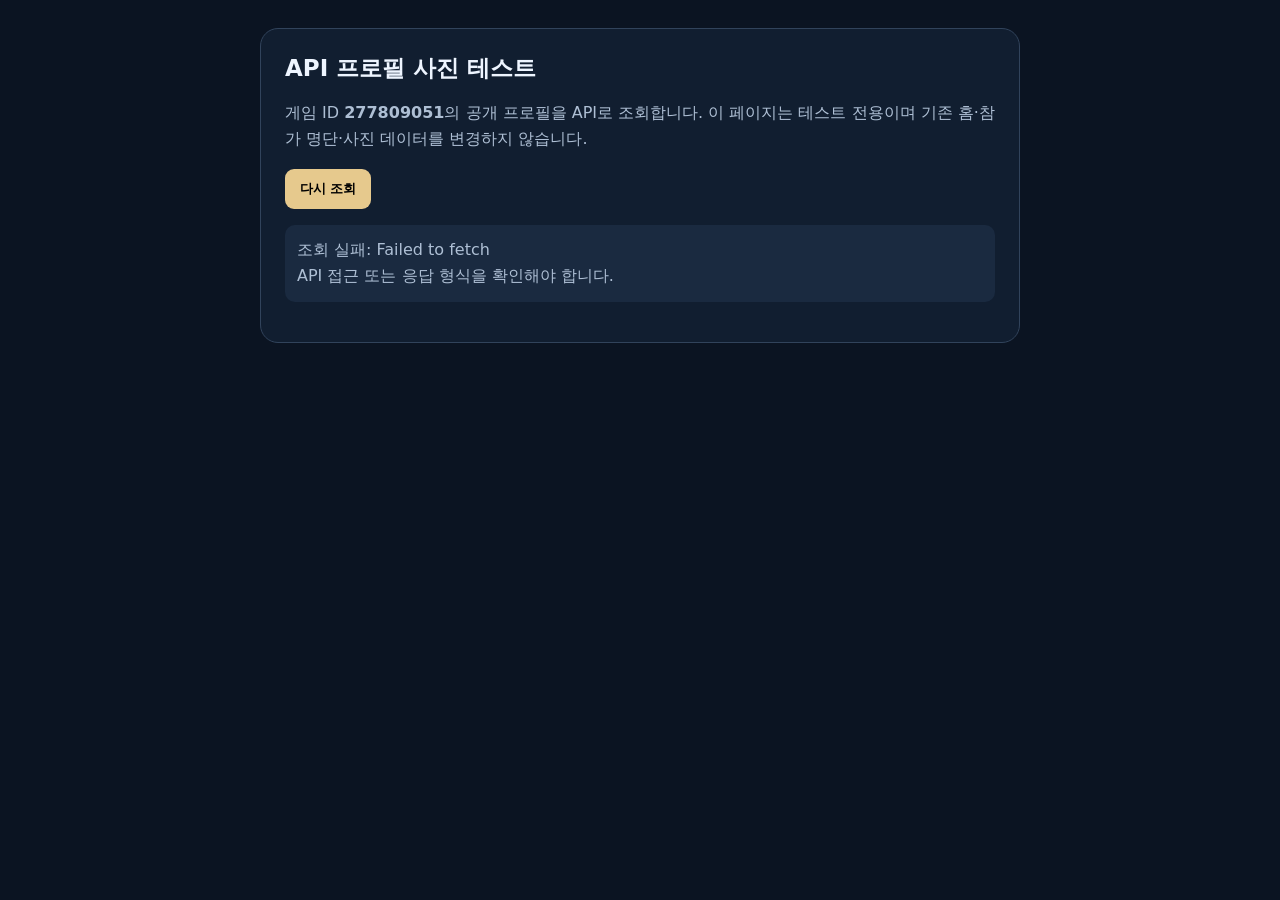
<file: profile-photo-test.html>
<!doctype html>
<html lang="ko"><head><meta charset="utf-8"><meta name="viewport" content="width=device-width,initial-scale=1"><title>KOR1816 API 프로필 사진 테스트</title>
<style>
*{box-sizing:border-box}body{margin:0;padding:28px 16px;background:#0b1422;color:#eef5ff;font-family:system-ui,"Noto Sans KR",sans-serif}main{max-width:760px;margin:auto;padding:24px;border:1px solid #31435b;border-radius:18px;background:#111e30}h1{font-size:23px;margin:0 0 8px}p{color:#aebfd4;line-height:1.65}.profile{display:flex;gap:20px;align-items:center;flex-wrap:wrap;margin:22px 0;padding:18px;background:#0b1422;border-radius:14px}.avatar{width:144px;height:144px;border-radius:18px;object-fit:cover;background:#24344a;border:1px solid #506783}.status{padding:12px;border-radius:10px;background:#1a2a40;white-space:pre-wrap;overflow-wrap:anywhere}pre{white-space:pre-wrap;overflow-wrap:anywhere;background:#08111d;padding:14px;border-radius:10px;font-size:12px;color:#c8d8eb;max-height:360px;overflow:auto}button{background:#e6c98d;border:0;border-radius:9px;padding:11px 15px;font-weight:800;cursor:pointer}small{color:#8ea5bf}
</style></head><body><main><h1>API 프로필 사진 테스트</h1><p>게임 ID <strong>277809051</strong>의 공개 프로필을 API로 조회합니다. 이 페이지는 테스트 전용이며 기존 홈·참가 명단·사진 데이터를 변경하지 않습니다.</p>
<button id="reload">다시 조회</button><p id="status" class="status">API 조회 준비 중…</p>
<section id="result" hidden><div class="profile"><img id="avatar" class="avatar" alt="API 프로필 사진"><div><h2 id="name">프로필</h2><p id="meta"></p><small id="imageSource"></small></div></div><h3>사진 관련 API 필드</h3><pre id="fields"></pre><h3>장착 스킨 관련 API 필드</h3><p id="skinStatus" class="status"></p><pre id="skinFields"></pre><details><summary>API 응답 확인</summary><pre id="raw"></pre></details></section>
</main><script>
const API='https://kor1816-api.to1ggi8410.workers.dev/api/profile';
const $=id=>document.getElementById(id);
function findPhotoFields(obj,path='',out=[],depth=0){if(!obj||typeof obj!=='object'||depth>7)return out;for(const [k,v] of Object.entries(obj)){const p=path?path+'.'+k:k;if(typeof v==='string'&&/(avatar|photo|portrait|head|profile.?pic|image|icon)/i.test(k)){out.push({key:p,value:v});}else if(v&&typeof v==='object')findPhotoFields(v,p,out,depth+1)}return out}
function findSkinFields(obj,path='',out=[],depth=0){if(!obj||typeof obj!=='object'||depth>8)return out;for(const [k,v] of Object.entries(obj)){const p=path?path+'.'+k:k;if(/skin|appearance|cosmetic|name.?plate|frame|march|city.?look|decoration/i.test(k))out.push({key:p,value:v});if(v&&typeof v==='object')findSkinFields(v,p,out,depth+1)}return out}
async function load(){ $('status').textContent='API 조회 중…';$('result').hidden=true;try{const res=await fetch(API+'?id=277809051',{headers:{Accept:'application/json'}});const data=await res.json();if(!res.ok||!data?.ok||!data?.player)throw Error(data?.error||('HTTP '+res.status));const p=data.player;const photos=findPhotoFields(p);const skins=findSkinFields(data);$('skinFields').textContent=skins.length?skins.map(x=>x.key+'\\n'+JSON.stringify(x.value,null,2)).join('\\n\\n'):'스킨 관련 키(skin/appearance/frame/nameplate/march 등)가 API 응답에 없습니다.';$('skinStatus').textContent=skins.length?'스킨 관련 필드를 발견했습니다. 아래 값이 실제 장착 중인 스킨인지 응답 내용을 확인해야 합니다.':'현재 프록시 API 응답에는 스킨 관련 필드가 보이지 않습니다. 공개 프로필 페이지의 스킨 표시와 API 데이터는 별개일 수 있습니다.';const usable=photos.find(x=>/^https?:\/\//i.test(x.value)&&/avatar|photo|portrait|head|profile.?pic|image|icon/i.test(x.key));$('name').textContent=p.nickname||p.name||p.player_name||('Game ID 277809051');$('meta').textContent='왕국: '+(p.kid??p.kingdom_id??p.kingdomId??p.kingdom??'정보 없음')+' · 연맹: '+(p.alliance?.abbr??p.alliance?.tag??p.alliance_tag??'정보 없음');$('fields').textContent=photos.length?photos.map(x=>x.key+'\n'+x.value).join('\n\n'):'사진으로 추정되는 문자열 필드를 찾지 못했습니다.';$('raw').textContent=JSON.stringify(data,null,2);if(usable){$('avatar').src=usable.value;$('imageSource').textContent='사진 필드: '+usable.key;$('avatar').onerror=()=>{$('imageSource').textContent='사진 주소는 확인했지만 브라우저에서 이미지를 불러오지 못했습니다: '+usable.key};}else{$('avatar').removeAttribute('src');$('imageSource').textContent='API 응답에서 이미지 URL 필드를 아직 찾지 못했습니다.'}$('result').hidden=false;$('status').textContent='API 응답 성공. 사진 필드 확인 결과를 아래에 표시했습니다.';}catch(e){$('status').textContent='조회 실패: '+e.message+'\nAPI 접근 또는 응답 형식을 확인해야 합니다.'}}
$('reload').addEventListener('click',load);load();
</script></body></html>
</file>
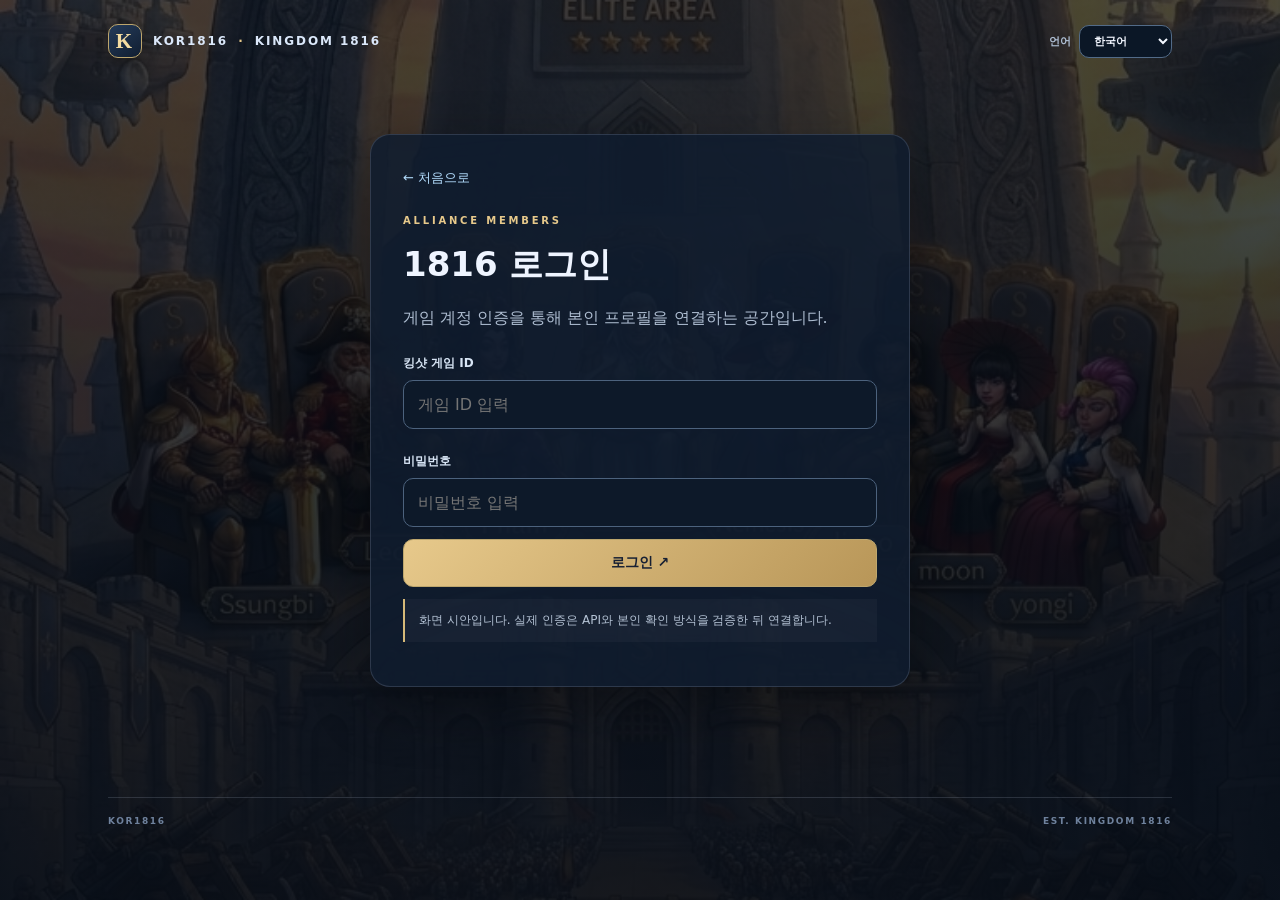
<file: profile-preview.html>
<!doctype html>
<html lang="ko">
<head>
<meta charset="utf-8">
<meta name="viewport" content="width=device-width, initial-scale=1">
<meta name="theme-color" content="#101b2d">
<title>KOR1816 | 입장 확인</title>
<style>
:root{color-scheme:dark;--ink:#f3f7ff;--muted:#b5c4d9;--line:#d5e4ff2b;--blue:#9ed7ff;--gold:#e7c98b}
*{box-sizing:border-box}
body{margin:0;min-height:100vh;padding:70px 22px 22px;display:grid;place-items:center;color:var(--ink);font-family:Inter,"Pretendard","Noto Sans KR",system-ui,sans-serif;background:linear-gradient(180deg,#07101bd9,#0b1525f2),url("./1816.jpg") center/cover fixed}
main{width:min(460px,100%);padding:clamp(22px,5vw,36px);border:1px solid var(--line);border-radius:24px;background:#0b1726e8;box-shadow:0 24px 80px #0009;backdrop-filter:blur(12px)}
.top{display:flex;justify-content:space-between;align-items:center;gap:10px;color:#d8e8fb;font-size:11px;font-weight:900;letter-spacing:.13em}
.back{color:var(--blue);text-decoration:none;letter-spacing:0}.language-control{position:fixed;top:18px;right:22px;z-index:20;display:flex;align-items:center;gap:8px;color:#aebed3;font-size:11px;letter-spacing:0}.language-control select{max-width:130px;padding:8px 10px;border:1px solid #526b88;border-radius:10px;background:#0b1726;color:#f3f7ff;font:inherit;font-weight:700;cursor:pointer}.brandline{white-space:nowrap}@media(max-width:460px){body{padding:66px 14px 14px}.top{flex-wrap:wrap}.language-control{top:12px;right:14px;gap:4px}.language-control select{max-width:100px;padding:7px 5px}.brandline{font-size:9px}.back{font-size:10px}}
.crest{display:grid;place-items:center;width:38px;height:38px;border:1px solid #d7bd7c;border-radius:12px;color:#f1d89b;font: bold 23px Georgia,serif}
.hero{text-align:center;padding:30px 0 22px}
.eyebrow{color:var(--gold);font-size:10px;font-weight:900;letter-spacing:.24em}
h1{font-size:clamp(30px,7vw,40px);line-height:1.15;margin:10px 0;letter-spacing:-.04em}
.hero p{color:var(--muted);font-size:13px;line-height:1.8;margin:0}
label{display:block;margin:12px 0 8px;font-size:12px;font-weight:850;color:#dbe8f8}
input{width:100%;padding:15px 14px;border:1px solid #526b88;border-radius:12px;background:#081321;color:#fff;font:inherit;font-size:17px;letter-spacing:.04em;outline:none}
input:focus{border-color:var(--blue);box-shadow:0 0 0 3px #8ed0ff1f}
button{width:100%;margin-top:13px;padding:15px;border:0;border-radius:12px;background:linear-gradient(135deg,#f0dba5,#b89454);color:#172235;font:inherit;font-size:14px;font-weight:950;cursor:pointer}
button:disabled{opacity:.6;cursor:wait}
.status{margin-top:15px;padding:13px 14px;border:1px solid var(--line);border-radius:12px;background:#ffffff08;color:#c6d3e5;font-size:12px;line-height:1.7;overflow-wrap:anywhere}
.status.ok{border-color:#70d6a688;color:#c5f6df}.status.error{border-color:#ff9c9c88;color:#ffd0d0}
.note{color:#8fa2bb;font-size:10px;line-height:1.7;margin:16px 0 0;text-align:center}
@media(max-width:420px){body{padding:14px}main{padding:22px 18px}.hero{padding:25px 0 18px}}
.auto-check #loginForm{display:none}.auto-check .hero{padding-bottom:12px}
</style>
</head>
<body>
<label class="language-control"><span id="language-label">언어</span><select id="language-select" aria-label="Language"><option value="ko">한국어</option><option value="en">English</option><option value="ja">日本語</option><option value="zh">中文</option><option value="de">Deutsch</option><option value="it">Italiano</option><option value="es">Español</option><option value="tr">Türkçe</option></select></label>
<main>
<header class="top"><span class="crest">K</span><span class="brandline">KOR1816 · KINGDOM 1816</span><a class="back" href="./landing.html" data-i18n="back">← 뒤로</a></header>
<section class="hero"><div class="eyebrow" data-i18n="eyebrow">MEMBER ACCESS</div><h1 data-i18n="title">연맹원 확인</h1><p data-i18n="intro">게임 ID를 조회해 왕국 1816과 연맹 KOR 소속을 확인합니다.</p></section>
<form id="loginForm">
<label for="gameId" data-i18n="gameid">킹샷 게임 ID</label>
<input id="gameId" inputmode="numeric" autocomplete="off" maxlength="20" placeholder="게임 ID 숫자 입력" data-i18n-placeholder="placeholder" required>
<button id="submitBtn" type="submit" data-i18n="submit">확인 후 입장하기</button>
</form>
<div class="status" id="status" role="status" aria-live="polite"><span data-i18n="initial">두 조건이 모두 일치해야 입장할 수 있습니다.</span></div>
<p class="note" data-i18n="note">프로필 데이터는 최대 1시간 전 정보일 수 있습니다. 이 확인은 공개 프로필의 소속 확인이며, 게임 계정 소유권을 증명하는 본인 인증은 아닙니다.</p>
</main>
<script>
const LANGS=['ko','en','ja','zh','de','it','es','tr'];
const WORDS={
ko:['← 뒤로','MEMBER ACCESS','연맹원 확인','게임 ID를 조회해 왕국 1816과 연맹 KOR 소속을 확인합니다.','킹샷 게임 ID','게임 ID 숫자 입력','확인 후 입장하기','두 조건이 모두 일치해야 입장할 수 있습니다.','프로필 데이터는 최대 1시간 전 정보일 수 있습니다. 이 확인은 공개 프로필의 소속 확인이며, 게임 계정 소유권을 증명하는 본인 인증은 아닙니다.','소속 확인 중…','공개 프로필에서 왕국과 연맹 정보를 확인하고 있습니다.','게임 ID는 숫자 4~20자리로 입력해 주세요.','입장할 수 없습니다.','왕국 1816 불일치','연맹 KOR 불일치','정보 없음','확인 완료! KOR · 왕국 1816으로 확인되어 연맹 메인으로 이동합니다.','해당 게임 ID를 찾을 수 없습니다. 번호를 확인해 주세요.','브라우저 세션 저장을 사용할 수 없습니다. 사이트 권한 설정을 확인해 주세요.','소속 정보를 확인할 수 없습니다. 잠시 후 다시 시도해 주세요.','입장 확인 완료'],
en:['← Back','MEMBER ACCESS','Member Verification','Check your Game ID to verify membership in Kingdom 1816 and alliance KOR.','Kingshot Game ID','Enter numeric Game ID','Verify & Enter','Both requirements must match to enter.','Profile data may be up to one hour old. This checks public profile membership and does not prove ownership of the game account.','Checking membership…','Checking kingdom and alliance information from the public profile.','Enter a numeric Game ID with 4–20 digits.','Access denied.','Kingdom 1816 mismatch','Alliance KOR mismatch','No information','Verified! Kingdom 1816 and alliance KOR confirmed. Opening the alliance home.','Game ID not found. Please check the number.','Browser session storage is unavailable. Check your site permissions.','Unable to verify membership. Try again later.','Verified'],
ja:['← 戻る','メンバー確認','同盟メンバー確認','ゲームIDを照会し、王国1816・同盟KORへの所属を確認します。','キングショット ゲームID','数字のゲームIDを入力','確認して入場','入場には両方の条件を満たす必要があります。','プロフィール情報は最大1時間前の可能性があります。公開プロフィールの所属確認であり、アカウント所有者の証明ではありません。','所属を確認中…','公開プロフィールから王国と同盟の情報を確認しています。','ゲームIDは4～20桁の数字で入力してください。','入場できません。','王国1816が一致しません','同盟KORが一致しません','情報なし','確認完了！王国1816・同盟KORを確認しました。ホームへ移動します。','ゲームIDが見つかりません。番号を確認してください。','セッション保存を利用できません。ブラウザ設定を確認してください。','所属情報を確認できません。時間をおいて再試行してください。','確認済み'],
zh:['← 返回','成员验证','联盟成员验证','查询游戏 ID，确认是否属于 1816 王国和 KOR 联盟。','Kingshot 游戏 ID','输入数字游戏 ID','验证并进入','必须同时满足两个条件才能进入。','资料可能延迟最多一小时。这只检查公开资料中的联盟归属，不能证明账号所有权。','正在确认联盟归属…','正在从公开资料查询王国和联盟信息。','请输入 4–20 位数字游戏 ID。','无法进入。','王国不匹配（需 1816）','联盟不匹配（需 KOR）','无资料','验证成功！已确认 1816 王国和 KOR 联盟，正在进入主页。','未找到该游戏 ID，请检查号码。','无法使用浏览器会话存储，请检查网站权限。','无法确认联盟归属，请稍后重试。','验证完成'],
de:['← Zurück','MITGLIEDERPRÜFUNG','Allianzmitglied prüfen','Prüfe deine Spiel-ID auf Königreich 1816 und Allianz KOR.','Kingshot-Spiel-ID','Numerische Spiel-ID eingeben','Prüfen und eintreten','Beide Bedingungen müssen erfüllt sein.','Profildaten können bis zu einer Stunde alt sein. Geprüft wird die öffentliche Allianzzugehörigkeit, nicht der Kontobesitz.','Mitgliedschaft wird geprüft…','Königreich und Allianz werden im öffentlichen Profil geprüft.','Bitte eine 4–20-stellige numerische Spiel-ID eingeben.','Zugang verweigert.','Königreich stimmt nicht überein','Allianz stimmt nicht überein','Keine Information','Bestätigt! Königreich 1816 und Allianz KOR gefunden. Startseite wird geöffnet.','Spiel-ID nicht gefunden. Bitte Nummer prüfen.','Sitzungsspeicher nicht verfügbar. Bitte Browsereinstellungen prüfen.','Mitgliedschaft nicht überprüfbar. Bitte später erneut versuchen.','Bestätigt'],
it:['← Indietro','VERIFICA MEMBRO','Verifica membro alleanza','Controlla l’ID di gioco per verificare il Regno 1816 e l’alleanza KOR.','ID di gioco Kingshot','Inserisci ID numerico','Verifica ed entra','Entrambe le condizioni devono essere soddisfatte.','I dati del profilo possono avere un ritardo fino a un’ora. La verifica controlla il profilo pubblico, non la proprietà dell’account.','Verifica appartenenza…','Controllo del regno e dell’alleanza nel profilo pubblico.','Inserisci un ID numerico di 4–20 cifre.','Accesso negato.','Regno non corrispondente','Alleanza non corrispondente','Nessuna informazione','Verifica completata! Regno 1816 e alleanza KOR confermati. Apertura della home.','ID di gioco non trovato. Controlla il numero.','Archiviazione sessione non disponibile. Controlla le impostazioni.','Impossibile verificare l’appartenenza. Riprova più tardi.','Verificato'],
es:['← Volver','VERIFICACIÓN DE MIEMBRO','Verificar miembro de alianza','Consulta tu ID de juego para comprobar el Reino 1816 y la alianza KOR.','ID de juego de Kingshot','Introduce un ID numérico','Verificar y entrar','Deben cumplirse ambas condiciones para entrar.','Los datos del perfil pueden tener hasta una hora de antigüedad. Se comprueba el perfil público, no la propiedad de la cuenta.','Comprobando pertenencia…','Consultando los datos del reino y la alianza en el perfil público.','Introduce un ID numérico de 4 a 20 dígitos.','Acceso denegado.','El reino no coincide','La alianza no coincide','Sin información','¡Verificado! Reino 1816 y alianza KOR confirmados. Abriendo inicio.','No se encontró el ID. Comprueba el número.','El almacenamiento de sesión no está disponible. Revisa los permisos.','No se pudo verificar la pertenencia. Inténtalo más tarde.','Verificado'],
tr:['← Geri','ÜYE DOĞRULAMA','İttifak Üyesi Kontrolü','Oyun kimliğini sorgulayarak 1816 Krallığı ve KOR ittifakını doğrula.','Kingshot Oyun Kimliği','Sayısal oyun kimliğini gir','Doğrula ve gir','Giriş için iki koşul da sağlanmalıdır.','Profil verileri bir saate kadar eski olabilir. Bu kontrol herkese açık profildeki ittifakı doğrular, hesap sahipliğini kanıtlamaz.','Üyelik kontrol ediliyor…','Herkese açık profilden krallık ve ittifak bilgileri kontrol ediliyor.','4–20 basamaklı sayısal oyun kimliği gir.','Giriş reddedildi.','Krallık eşleşmiyor','İttifak eşleşmiyor','Bilgi yok','Doğrulandı! 1816 Krallığı ve KOR ittifakı onaylandı. Ana sayfa açılıyor.','Oyun kimliği bulunamadı. Numarayı kontrol et.','Oturum depolaması kullanılamıyor. Site izinlerini kontrol et.','Üyelik doğrulanamadı. Daha sonra tekrar dene.','Doğrulandı']};
const NAMES={ko:'언어',en:'Language',ja:'言語',zh:'语言',de:'Sprache',it:'Lingua',es:'Idioma',tr:'Dil'};
let currentLang='ko';function word(i){return WORDS[currentLang][i]||WORDS.ko[i]}
function applyLang(lang){currentLang=LANGS.includes(lang)?lang:'ko';document.documentElement.lang=currentLang;document.getElementById('language-select').value=currentLang;document.getElementById('language-label').textContent=NAMES[currentLang];document.querySelectorAll('[data-i18n]').forEach(el=>{const index=({back:0,eyebrow:1,title:2,intro:3,gameid:4,submit:6,initial:7,note:8})[el.dataset.i18n];if(index!==undefined)el.textContent=word(index)});document.querySelectorAll('[data-i18n-placeholder]').forEach(el=>el.placeholder=word(5));if(typeof statusBox!=='undefined'&&statusBox)status(word(7));try{localStorage.setItem('kor1816_rebuild_lang_v1',currentLang);localStorage.setItem('kor1816_lang',currentLang)}catch{}}
document.getElementById('language-select').addEventListener('change',e=>applyLang(e.target.value));
const API = 'https://kor1816-api.to1ggi8410.workers.dev/api/profile';
const form = document.getElementById('loginForm');
const input = document.getElementById('gameId');
const button = document.getElementById('submitBtn');
const statusBox = document.getElementById('status');
const params = new URLSearchParams(location.search);
const returnPages = new Set(['home','notices','teams','alliance','battleJoin','castlewar1','castlelayout1','seating','viking','glory']);
const returnPage = returnPages.has(params.get('return')) ? params.get('return') : 'home';
if (/^\d{4,20}$/.test(params.get('id') || '')) input.value = params.get('id');
function status(message, type='') { statusBox.className = 'status' + (type ? ' ' + type : ''); statusBox.textContent = message; }
applyLang((()=>{const q=new URLSearchParams(location.search).get('lang');if(LANGS.includes(q))return q;try{return localStorage.getItem('kor1816_rebuild_lang_v1')||localStorage.getItem('kor1816_lang')||'ko'}catch{return'ko'}})());
let verifiedSuccessfully = false;
form.addEventListener('submit', async event => {
  event.preventDefault();
  const id = input.value.trim();
  if (!/^\d{4,20}$/.test(id)) {
    status(word(11), 'error');
    input.focus();
    return;
  }
  button.disabled = true;
  button.textContent = word(9);
  status(word(10));
  try {
    const response = await fetch(API + '?id=' + encodeURIComponent(id), {headers:{Accept:'application/json'}});
    let data;
    try { data = await response.json(); } catch { throw new Error('response'); }
    if (!response.ok || !data || !data.ok || !data.player) {
      if (response.status === 404 || data?.error === 'player_not_found') throw new Error('notfound');
      throw new Error('unavailable');
    }
    const p = data.player;
    const alliance = p.alliance || {};
    const kingdomRaw = p.kid ?? p.kingdom_id ?? p.kingdomId ?? p.kingdom ?? '';
    const kingdom = String(typeof kingdomRaw === 'object' ? (kingdomRaw.kid ?? kingdomRaw.id ?? '') : kingdomRaw).replace(/^Kingdom\s*/i, '').trim();
    const tag = String(alliance.abbr ?? alliance.tag ?? p.alliance_tag ?? '').trim();
    if (kingdom !== '1816' || tag !== 'KOR') {
      const why = [];
      if (kingdom !== '1816') why.push(word(13));
      if (tag !== 'KOR') why.push(word(14));
      status(word(12)+' '+why.join(' · ')+'. '+(kingdom||word(15))+' / '+(tag||word(15)), 'error');
      return;
    }
    status(word(16), 'ok');
    verifiedSuccessfully = true;
    try {
      // Keep the verified member login across page navigation and future visits.
      localStorage.setItem('kor1816_member_ok', '1816:KOR');
      localStorage.setItem('kor1816_member_game_id', id);
      sessionStorage.setItem('kor1816_member_game_id', id);
      sessionStorage.setItem('kor1816_member_ok', '1816:KOR');
    } catch (_) { throw new Error('session'); }
    button.textContent = word(20);
    setTimeout(() => { location.href = './index.html?space=1816#' + returnPage; }, 700);
  } catch (error) {
    if (error.message === 'notfound') status(word(17), 'error');
    else if (error.message === 'session') status(word(18), 'error');
    else status(word(19), 'error');
  } finally {
    if (!verifiedSuccessfully) {
      button.disabled = false;
      button.textContent = word(6);
    }
  }
});
const passedId = params.get('id') || '';
if (/^\d{4,20}$/.test(passedId)) {
  input.value = passedId;
  document.body.classList.add('auto-check');
  form.requestSubmit();
} else {
  // Do not show a second Game ID form when this page is opened directly.
  // Return to the first login panel where Game ID and password are entered together.
  const loginUrl = new URL('./landing.html', location.href);
  loginUrl.searchParams.set('lang', params.get('lang') || 'ko');
  loginUrl.hash = 'login-1816';
  location.replace(loginUrl.href);
}
</script>
</body>
</html>
</file>
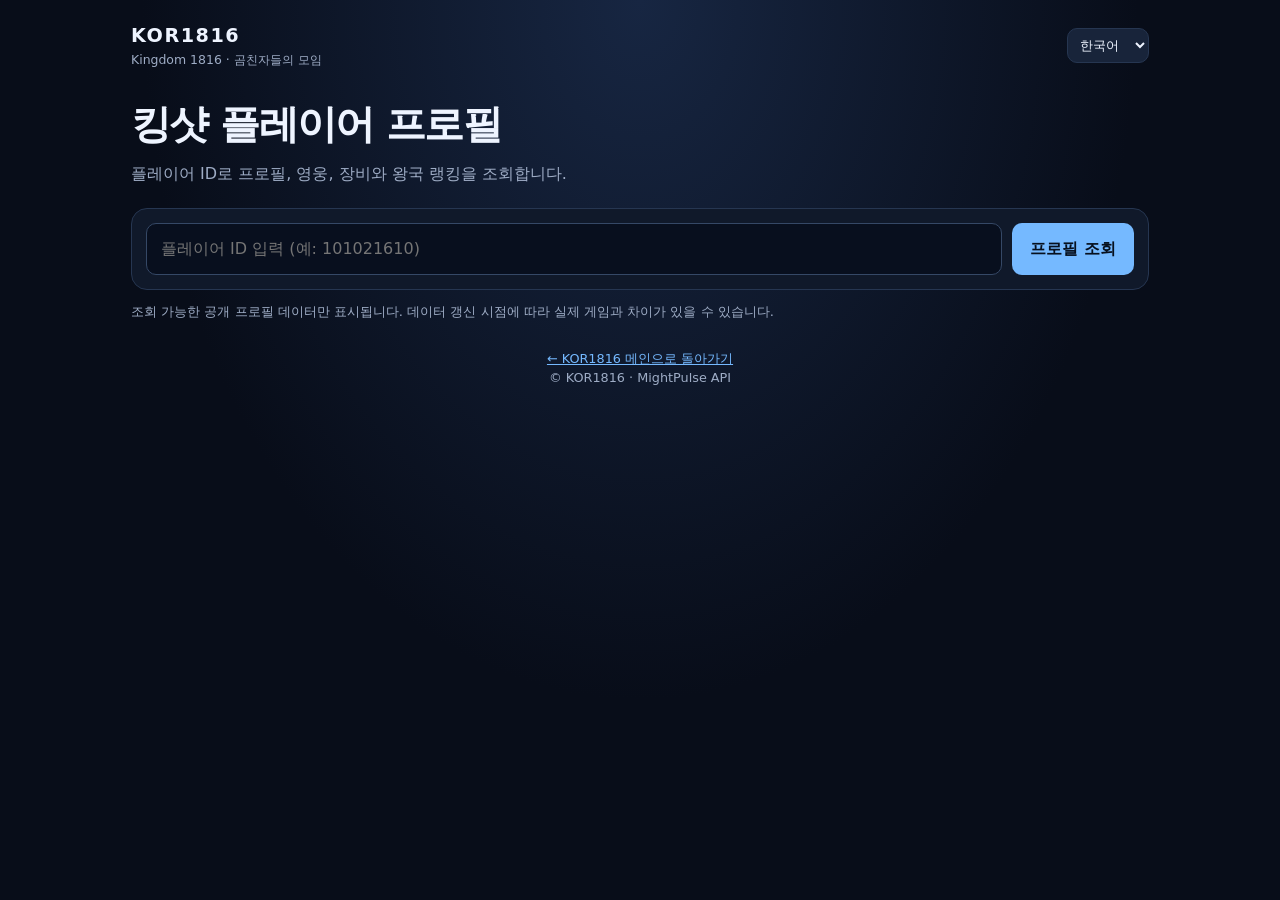
<file: profile.html>
<!doctype html>
<html lang="ko">
<head>
<meta charset="utf-8">
<meta name="viewport" content="width=device-width, initial-scale=1">
<meta name="theme-color" content="#0b1020">
<title>KOR1816 · 킹샷 프로필 조회</title>
<style>
:root{color-scheme:dark;--bg:#080d19;--panel:#111a2b;--line:#263651;--text:#eef4ff;--muted:#9eacc5;--blue:#75b9ff;--gold:#f3ca77;--bad:#ff9b9b}
*{box-sizing:border-box}body{margin:0;background:radial-gradient(ellipse at top,#172642 0,#080d19 55%);color:var(--text);font:16px/1.5 system-ui,-apple-system,"Segoe UI",sans-serif;min-height:100vh}
a{color:var(--blue)}button,input{font:inherit}.wrap{max-width:1050px;margin:auto;padding:22px 16px 50px}.top{display:flex;justify-content:space-between;align-items:center;gap:12px;margin-bottom:24px}.brand{font-weight:900;letter-spacing:.08em;font-size:1.2rem}.brand small{display:block;color:var(--muted);font-size:.78rem;font-weight:500;letter-spacing:0}.lang{background:#18243a;color:var(--text);border:1px solid var(--line);border-radius:10px;padding:8px}
h1{font-size:clamp(1.7rem,4vw,2.5rem);margin:0 0 8px;letter-spacing:-.04em}p{margin:0;color:var(--muted)}.intro{margin-bottom:22px}.search{display:flex;gap:10px;flex-wrap:wrap;padding:14px;background:#10192a;border:1px solid var(--line);border-radius:16px;margin:18px 0 12px}.search input{flex:1;min-width:200px;background:#080f1e;border:1px solid #354866;color:var(--text);border-radius:10px;padding:13px 14px;outline:none}.search input:focus{border-color:var(--blue)}.btn{border:0;border-radius:10px;padding:12px 18px;font-weight:800;cursor:pointer;background:var(--blue);color:#07101e}.btn:disabled{opacity:.55;cursor:wait}.note{font-size:.82rem;color:var(--muted);margin:0 0 20px}.status{margin:16px 0;padding:12px 14px;border-radius:12px;background:#111a2b;border:1px solid var(--line);color:var(--muted);display:none}.status.show{display:block}.status.error{border-color:#713b48;color:var(--bad)}.status.good{border-color:#315f59;color:#a8f0d7}.profile{display:none}.profile.show{display:block}.card{background:linear-gradient(145deg,rgba(20,31,50,.97),rgba(13,21,36,.97));border:1px solid var(--line);border-radius:18px;padding:18px;margin:14px 0;box-shadow:0 12px 35px #0002}.hero-profile{display:flex;gap:18px;align-items:center}.avatar{width:82px;height:82px;border-radius:18px;object-fit:cover;background:#1d2a40;border:1px solid #3a4b66}.name{font-size:1.5rem;font-weight:900;overflow-wrap:anywhere}.sub{color:var(--muted);font-size:.9rem}.pill{display:inline-block;padding:3px 9px;border:1px solid #3b4d68;border-radius:999px;font-size:.78rem;color:#c9d8ef;margin:3px 4px 0 0}.stats{display:grid;grid-template-columns:repeat(3,minmax(0,1fr));gap:10px;margin-top:18px}.stat{background:#0b1322;border:1px solid #22324b;border-radius:12px;padding:12px;min-width:0}.stat span{display:block;color:var(--muted);font-size:.8rem}.stat strong{display:block;font-size:1.1rem;margin-top:4px;overflow-wrap:anywhere}.section-title{font-size:1.15rem;margin:26px 0 10px}.heroes{display:grid;grid-template-columns:repeat(2,minmax(0,1fr));gap:12px}.hero{border:1px solid var(--line);background:#10192a;border-radius:14px;padding:14px;min-width:0}.hero h3{font-size:1.05rem;margin:0 0 5px}.hero .detail{color:var(--muted);font-size:.87rem}.mini{display:flex;gap:7px;flex-wrap:wrap;margin-top:10px}.mini span{font-size:.78rem;background:#0a1220;border:1px solid #283951;border-radius:8px;padding:4px 7px}.gear-grid{display:grid;grid-template-columns:repeat(3,minmax(0,1fr));gap:10px}.gear{background:#10192a;border:1px solid var(--line);border-radius:12px;padding:12px;overflow-wrap:anywhere}.gear strong{display:block;font-size:.9rem}.gear small{color:var(--muted)}.footer{text-align:center;color:var(--muted);font-size:.8rem;margin-top:28px}
@media(max-width:600px){.wrap{padding:16px 12px 36px}.stats{grid-template-columns:repeat(2,minmax(0,1fr))}.heroes{grid-template-columns:1fr}.gear-grid{grid-template-columns:repeat(2,minmax(0,1fr))}.hero-profile{align-items:flex-start}.avatar{width:66px;height:66px}.card{padding:14px}.search{padding:10px}.btn{flex:1}}
</style>
</head>
<body>
<div class="wrap">
<header class="top"><div class="brand">KOR1816 <small>Kingdom 1816 · 곰친자들의 모임</small></div><select class="lang" id="lang" aria-label="Language"><option value="ko">한국어</option><option value="en">English</option></select></header>
<section class="intro"><h1 id="title">킹샷 플레이어 프로필</h1><p id="subtitle">플레이어 ID로 프로필, 영웅, 장비와 왕국 랭킹을 조회합니다.</p></section>
<form class="search" id="search-form"><input id="player-id" inputmode="numeric" autocomplete="off" maxlength="20" placeholder="플레이어 ID 입력 (예: 101021610)" aria-label="Player ID" required><button class="btn" id="search-btn" type="submit">프로필 조회</button></form>
<p class="note" id="note">조회 가능한 공개 프로필 데이터만 표시됩니다. 데이터 갱신 시점에 따라 실제 게임과 차이가 있을 수 있습니다.</p>
<div class="status" id="status" role="status" aria-live="polite"></div>
<div class="profile" id="profile"></div>
<div class="footer"><a href="./?space=1816#home" id="back">← KOR1816 메인으로 돌아가기</a><br>© KOR1816 · MightPulse API</div>
</div>
<script>
(function(){
 const API='https://kor1816-api.to1ggi8410.workers.dev/api/profile';
 const $=id=>document.getElementById(id);
 let lang='ko';
 const words={
  ko:{title:'킹샷 플레이어 프로필',subtitle:'플레이어 ID로 프로필, 영웅, 장비와 왕국 랭킹을 조회합니다.',placeholder:'플레이어 ID 입력 (예: 101021610)',search:'프로필 조회',loading:'플레이어 정보를 불러오는 중…',note:'조회 가능한 공개 프로필 데이터만 표시됩니다. 데이터 갱신 시점에 따라 실제 게임과 차이가 있을 수 있습니다.',invalid:'숫자로 된 플레이어 ID를 입력해 주세요.',notfound:'해당 플레이어를 찾을 수 없습니다. ID를 확인해 주세요.',failed:'조회에 실패했습니다. 잠시 후 다시 시도해 주세요.',power:'전투력',town:'시청 레벨',kills:'처치 수',kingdom:'왕국',alliance:'연맹',position:'좌표',active:'최근 활동',heroTitle:'영웅',gearTitle:'영주 장비',rankTitle:'왕국 랭킹',level:'레벨',stars:'별 등급',skills:'스킬',exclusive:'전용 장비',rankPower:'전투력 순위',rankKills:'처치 순위',rankTown:'시청 순위',rankMystic:'신비로운 시련',fresh:'데이터 최신',stale:'데이터 갱신 지연',back:'← KOR1816 메인으로 돌아가기',gearLevel:'강화',refine:'정련',noData:'표시할 데이터가 없습니다.',unknown:'정보 없음',id:'플레이어 ID'},
  en:{title:'Kingshot Player Profile',subtitle:'Look up a player profile, heroes, gear, and kingdom rankings by player ID.',placeholder:'Enter player ID (e.g. 101021610)',search:'Look up profile',loading:'Loading player profile…',note:'Only available public profile data is shown. Values may differ from the live game depending on data freshness.',invalid:'Enter a numeric player ID.',notfound:'Player not found. Please check the ID.',failed:'Lookup failed. Please try again shortly.',power:'Power',town:'Town Center',kills:'Kills',kingdom:'Kingdom',alliance:'Alliance',position:'Coordinates',active:'Last active',heroTitle:'Heroes',gearTitle:'Governor Gear',rankTitle:'Kingdom Rankings',level:'Level',stars:'Stars',skills:'Skills',exclusive:'Exclusive gear',rankPower:'Power rank',rankKills:'Kills rank',rankTown:'Town Center rank',rankMystic:'Mystic Trial',fresh:'Fresh data',stale:'Data may be stale',back:'← Back to KOR1816 home',gearLevel:'Enhancement',refine:'Refinement',noData:'No data available.',unknown:'Unknown',id:'Player ID'}
 };
 const t=k=>words[lang][k]||words.en[k]||k;
 const esc=v=>String(v==null?'':v).replace(/[&<>"']/g,c=>({'&':'&amp;','<':'&lt;','>':'&gt;','"':'&quot;',"'":'&#39;'}[c]));
 const num=v=>v==null?t('unknown'):Number(v).toLocaleString(lang==='ko'?'ko-KR':'en-US');
 const status=(msg,type='')=>{$('status').textContent=msg;$('status').className='status show '+type;};
 const setLabels=()=>{$('title').textContent=t('title');$('subtitle').textContent=t('subtitle');$('player-id').placeholder=t('placeholder');$('search-btn').textContent=t('search');$('note').textContent=t('note');$('back').textContent=t('back');};
 function render(d){
  const p=d.player||{}, a=p.alliance||{}, heroes=Array.isArray(d.heroes)?d.heroes:[], ranks=d.ranks||{}, rawGear=d.gov_gear||{}, gear=Array.isArray(rawGear)?rawGear:(Array.isArray(rawGear.items)?rawGear.items:Object.entries(rawGear).filter(([k,v])=>v&&typeof v==='object').map(([k,v])=>({slot:k,...v})));
  const avatar=(p.avatar_url||p.avatar)?'<img class="avatar" src="'+esc(p.avatar_url||p.avatar)+'" alt="" referrerpolicy="no-referrer">':'<div class="avatar"></div>';
  const freshness=d.fresh===true?t('fresh'):(d.age_seconds!=null&&d.age_seconds>3600?t('stale'):t('fresh'));
  let html='<div class="card"><div class="hero-profile">'+avatar+'<div><div class="name">'+esc(p.nickname||p.nick_name||p.name||t('unknown'))+'</div><div class="sub">'+esc(a.abbr||a.tag||a.name||p.alliance_name||'')+' · '+esc(t('kingdom'))+' '+esc(p.kingdom??p.kid??p.kingdom_id??t('unknown'))+'</div><span class="pill">'+esc(t('id'))+': '+esc(p.governor_id||p.fid||p.uid||'')+'</span><span class="pill">'+esc(freshness)+'</span></div></div><div class="stats">'+
  stat(t('power'),num(p.power))+stat(t('town'),num(p.town_center_level))+stat(t('kills'),num(p.kills))+stat(t('alliance'),a.name||p.alliance_name||t('unknown'))+stat(t('position'),(p.x!=null&&p.y!=null)?p.x+', '+p.y:t('unknown'))+stat(t('active'),p.last_activity||p.last_login||p.last_active||t('unknown'))+'</div></div>';
  if(a.name)html+='<div class="card"><h2 class="section-title" style="margin-top:0">'+esc(t('alliance'))+'</h2><div>'+esc(a.name)+' ('+esc(a.abbr||'')+')</div><div class="sub">'+esc(a.leader_name||a.leader||'')+' · '+esc(t('power'))+' '+esc(num(a.power))+' · '+esc(num(a.count))+'</div></div>';
  html+='<h2 class="section-title">'+esc(t('heroTitle'))+' ('+heroes.length+')</h2>';
  if(heroes.length){html+='<div class="heroes">'+heroes.map(h=>'<article class="hero"><h3>'+esc(h.name||'Hero')+'</h3><div class="detail">'+esc(t('level'))+' '+esc(num(h.level))+' · '+esc(h.star_label||h.stars||h.star||t('unknown'))+'</div><div class="mini">'+((Array.isArray(h.skill_levels)?h.skill_levels:(Array.isArray(h.skills)?h.skills:[])).map(s=>'<span>'+esc(typeof s==='object'?(s.name||s.level||s.level_text||JSON.stringify(s)):s)+'</span>').join(''))+'</div><div class="detail" style="margin-top:9px">'+esc(t('exclusive'))+': '+esc(h.exclusive_gear?.name||h.exclusive_gear?.level||h.exclusiveGear?.name||t('unknown'))+' · Lv '+esc(h.exclusive_gear_level??h.exclusiveGear?.level??0)+'</div>'+(Array.isArray(h.gear)?'<div class="mini">'+h.gear.map(g=>'<span>'+esc(g.slot)+': '+esc(g.enhancement_level??0)+'</span>').join('')+'</div>':'')+'</article>').join('')+'</div>';}else html+='<div class="card">'+esc(t('noData'))+'</div>';
  html+='<h2 class="section-title">'+esc(t('gearTitle'))+'</h2>';
  if(gear.length){html+='<div class="gear-grid">'+gear.map(g=>'<div class="gear"><strong>'+esc(g.name||g.slot)+'</strong><small>'+esc(g.tier||'')+'</small><div>'+esc(t('gearLevel'))+': '+esc(num(g.strength_level))+'</div><div>'+esc(t('refine'))+': '+esc(num(g.star??g.refine_level??0))+'</div></div>').join('')+'</div>';}else html+='<div class="card">'+esc(t('noData'))+'</div>';
  html+='<h2 class="section-title">'+esc(t('rankTitle'))+'</h2><div class="stats">'+stat(t('rankPower'),(ranks.power_rank??ranks.power?.rank??ranks.power)!=null?'#'+num(ranks.power_rank??ranks.power?.rank??ranks.power):t('unknown'))+stat(t('rankKills'),(ranks.kills_rank??ranks.kills?.rank??ranks.kills)!=null?'#'+num(ranks.kills_rank??ranks.kills?.rank??ranks.kills):t('unknown'))+stat(t('rankTown'),(ranks.town_center_rank??ranks.town_center_level?.rank??ranks.town_center_level)!=null?'#'+num(ranks.town_center_rank??ranks.town_center_level?.rank??ranks.town_center_level):t('unknown'))+stat(t('rankMystic'),(ranks.mystic_trial?.score??ranks.mystic_trial??p.mystic_trial)!=null?num(ranks.mystic_trial?.score??ranks.mystic_trial??p.mystic_trial):t('unknown'))+'</div>';
  $('profile').innerHTML=html;$('profile').classList.add('show');
 }
 function stat(label,value){return '<div class="stat"><span>'+esc(label)+'</span><strong>'+esc(value)+'</strong></div>'}
 $('lang').addEventListener('change',()=>{lang=$('lang').value;document.documentElement.lang=lang;setLabels();const last=$('player-id').value.trim();if(last&&$('profile').classList.contains('show'))status(t('fresh'));});
 $('search-form').addEventListener('submit',async e=>{
  e.preventDefault();const id=$('player-id').value.trim();
  if(!/^\d{4,20}$/.test(id)){status(t('invalid'),'error');return;}
  $('profile').classList.remove('show');$('profile').textContent='';status(t('loading'));$('search-btn').disabled=true;
  try{const res=await fetch(API+'?id='+encodeURIComponent(id),{headers:{Accept:'application/json'}});let data;try{data=await res.json()}catch{throw new Error('bad_response')}
   if(!res.ok||!data.ok){if(res.status===404||data.error==='player_not_found')throw new Error('not_found');throw new Error(data.error||'failed');}
   if(!data.player)throw new Error('not_found');render(data);$('status').className='status';$('status').textContent='';
  }catch(err){status(err.message==='not_found'?t('notfound'):t('failed'),'error');}
  finally{$('search-btn').disabled=false;}
 });
 setLabels();
 const params=new URLSearchParams(location.search);const preset=params.get('id');if(preset&&/^\d{4,20}$/.test(preset)){$('player-id').value=preset;$('search-form').requestSubmit();}
})();
</script>
</body>
</html>
</file>
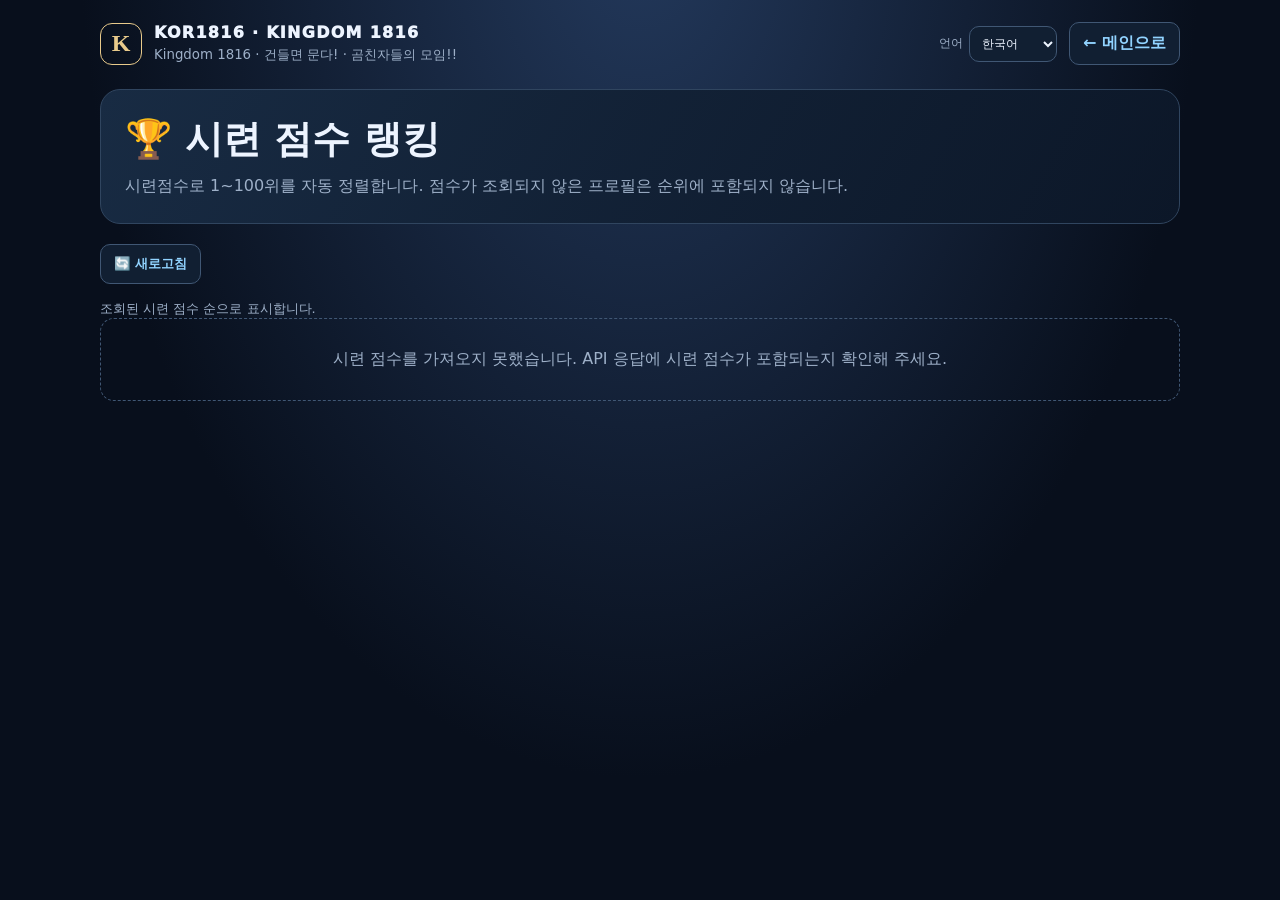
<file: ranking.html>
<!doctype html>
<html lang="ko"><head><meta charset="utf-8"><meta name="viewport" content="width=device-width,initial-scale=1"><meta name="theme-color" content="#0b1020"><title>KOR1816 | 랭킹</title>
<style>
:root{color-scheme:dark;--bg:#08111f;--panel:#111f32;--line:#30455f;--text:#edf4ff;--muted:#9eb0c8;--gold:#e8ca8b;--blue:#91d3ff}
*{box-sizing:border-box}body{margin:0;padding:22px;color:var(--text);font-family:Inter,Pretendard,"Noto Sans KR",system-ui,sans-serif;background:radial-gradient(ellipse at 50% -10%,#23395c,#080f1c 62%);min-height:100vh}.wrap{max-width:1080px;margin:auto}.top{display:flex;align-items:center;gap:12px;flex-wrap:wrap;margin-bottom:24px}.crest{width:42px;height:42px;display:grid;place-items:center;border:1px solid var(--gold);border-radius:12px;color:var(--gold);font:700 24px Georgia}.brand{flex:1;font-weight:950;letter-spacing:.08em}.brand small{display:block;color:var(--muted);font-weight:500;letter-spacing:0;margin-top:4px}.language-control{display:flex;align-items:center;gap:6px;color:var(--muted);font-size:12px}.language-control select{max-width:120px;padding:9px 8px;border:1px solid #405774;border-radius:10px;background:#111f32;color:var(--text);font:inherit}.btn{display:inline-flex;align-items:center;justify-content:center;text-decoration:none;border:1px solid #405774;border-radius:10px;background:#111f32;color:var(--blue);padding:10px 13px;font-weight:800}.hero{padding:24px;border:1px solid var(--line);border-radius:20px;background:linear-gradient(120deg,#182b43,#0c1728);margin-bottom:20px}.hero h1{margin:0 0 8px;font-size:clamp(26px,4vw,38px)}.hero p{margin:0;color:var(--muted);line-height:1.6}.toolbar{display:flex;align-items:center;justify-content:space-between;gap:10px;margin:16px 0}.status{color:var(--muted);font-size:13px}.list{display:grid;gap:9px}.item{display:grid;grid-template-columns:54px 52px minmax(0,1fr) auto;align-items:center;gap:12px;padding:12px;border:1px solid var(--line);border-radius:14px;background:linear-gradient(135deg,#17283d,#0d1828)}.rank{font-size:20px;font-weight:950;color:var(--gold);text-align:center}.avatar{width:50px;height:50px;border-radius:12px;overflow:hidden;display:grid;place-items:center;background:#263c56;border:1px solid #48617b;color:var(--gold);font-weight:900}.avatar img{width:100%;height:100%;object-fit:cover}.name{font-weight:900;overflow-wrap:anywhere}.score{text-align:right;font-weight:950;color:#9bd8ff;font-variant-numeric:tabular-nums}.score small{display:block;color:var(--muted);font-size:10px;font-weight:600;margin-bottom:4px}.empty{padding:30px;text-align:center;border:1px dashed #405774;border-radius:14px;color:var(--muted)}@media(max-width:560px){body{padding:13px}.hero{padding:19px}.item{grid-template-columns:38px 44px minmax(0,1fr);gap:9px;padding:10px}.avatar{width:42px;height:42px}.score{grid-column:3;text-align:left;font-size:14px}.score small{display:inline;margin-right:5px}.rank{font-size:17px}}
</style></head><body><main class="wrap"><header class="top"><span class="crest">K</span><div class="brand">KOR1816 · KINGDOM 1816<small>Kingdom 1816 · 건들면 문다! · 곰친자들의 모임!!</small></div><label class="language-control"><span id="language-label">언어</span><select id="language-select" aria-label="Language"><option value="ko">한국어</option><option value="en">English</option><option value="ja">日本語</option><option value="zh">中文</option><option value="de">Deutsch</option><option value="it">Italiano</option><option value="es">Español</option><option value="tr">Türkçe</option></select></label><a class="btn" id="main-link" href="./index.html?space=1816#glory">← 메인으로</a></header><section class="hero"><h1 id="title">🏆 시련 점수 랭킹</h1><p id="desc">시련점수로 1~100위를 자동 정렬합니다. 점수가 조회되지 않은 프로필은 순위에 포함되지 않습니다.</p></section><div class="toolbar"><strong id="count" hidden aria-hidden="true">99명 조회 준비</strong><button class="btn" id="refresh">🔄 새로고침</button></div><div class="status" id="status" role="status" aria-live="polite">랭킹 데이터를 불러오는 중…</div><section class="list" id="list"><div class="empty">랭킹 데이터를 불러오는 중…</div></section></main>
<script>
const TEXT={ko:{lang:'언어',main:'← 메인으로',title:'🏆 시련 점수 랭킹',desc:'시련점수로 1~100위를 자동 정렬합니다. 점수가 조회되지 않은 프로필은 순위에 포함되지 않습니다.',refresh:'🔄 새로고침',loading:'API에서 시련 점수를 불러오는 중…',loadingList:'API 조회 중…',score:'시련 점수',empty:'시련 점수를 가져오지 못했습니다. API 응답에 시련 점수가 포함되는지 확인해 주세요.',done:'시련 점수 조회 완료',partial:'조회된 시련 점수 순으로 표시합니다.'},en:{lang:'Language',main:'← Main',title:'🏆 Trial Score Rankings',desc:'Automatically ranks positions 1–100 by Trial Score. Profiles without a score are excluded.',refresh:'🔄 Refresh',loading:'Loading Trial Scores from the API…',loadingList:'Loading API data…',score:'Trial Score',empty:'Could not retrieve Trial Scores. Check whether the API returns this score.',done:'Trial score lookup complete',partial:'Showing profiles with retrieved Trial Scores.'},ja:{lang:'言語',main:'← メイン',title:'🏆 試練スコアランキング',desc:'試練スコアで1～100位を自動並べ替えします。スコアを取得できないプロフィールは順位に含まれません。',refresh:'🔄 更新',loading:'APIから試練スコアを読み込み中…',loadingList:'APIデータ読み込み中…',score:'試練スコア',empty:'試練スコアを取得できませんでした。API応答を確認してください。',done:'試練スコアの取得完了',partial:'取得できた試練スコア順に表示しています。'},zh:{lang:'语言',main:'← 主页面',title:'🏆 试炼分数排名',desc:'按试炼分数自动排列第1至第100名。未能查询到分数的资料不参与排名。',refresh:'🔄 刷新',loading:'正在从 API 获取试炼分数…',loadingList:'正在查询 API…',score:'试炼分数',empty:'无法获取试炼分数，请检查 API 是否返回该分数。',done:'试炼分数查询完成',partial:'按已查询到的试炼分数显示。'},de:{lang:'Sprache',main:'← Hauptseite',title:'🏆 Prüfungs-Punktzahlrangliste',desc:'Automatische Rangfolge 1–100 nach Prüfungs-Punktzahl. Profile ohne abrufbare Punktzahl werden ausgeschlossen.',refresh:'🔄 Aktualisieren',loading:'Prüfungs-Punktzahlen werden über die API geladen…',loadingList:'API-Daten werden geladen…',score:'Prüfungspunkte',empty:'Punktzahlen konnten nicht abgerufen werden. Bitte API-Antwort prüfen.',done:'Punktzahlabfrage abgeschlossen',partial:'Anzeige nach abgerufenen Punktzahlen.'},it:{lang:'Lingua',main:'← Menu principale',title:'🏆 Classifica punti prova',desc:'Classifica automaticamente le posizioni 1–100 in base ai punti prova. I profili senza punteggio sono esclusi.',refresh:'🔄 Aggiorna',loading:'Caricamento dei punti prova dall’API…',loadingList:'Caricamento dati API…',score:'Punti prova',empty:'Impossibile recuperare i punti prova. Controlla la risposta API.',done:'Ricerca dei punteggi completata',partial:'Profili ordinati in base ai punteggi recuperati.'},es:{lang:'Idioma',main:'← Menú principal',title:'🏆 Clasificación de puntuación de prueba',desc:'Ordena automáticamente los puestos 1–100 por puntuación de prueba. Se excluyen los perfiles sin puntuación.',refresh:'🔄 Actualizar',loading:'Cargando puntuaciones de prueba desde la API…',loadingList:'Consultando API…',score:'Puntuación de prueba',empty:'No se pudieron obtener las puntuaciones. Comprueba la respuesta de la API.',done:'Consulta de puntuaciones completada',partial:'Perfiles ordenados por puntuación obtenida.'},tr:{lang:'Dil',main:'← Ana sayfa',title:'🏆 Deneme Puanı Sıralaması',desc:'Deneme puanına göre 1–100 arasını otomatik sıralar. Puanı alınamayan profiller sıralamaya dahil edilmez.',refresh:'🔄 Yenile',loading:'Deneme puanları API’den alınıyor…',loadingList:'API verileri yükleniyor…',score:'Deneme puanı',empty:'Deneme puanları alınamadı. API yanıtını kontrol edin.',done:'Puan sorgulaması tamamlandı',partial:'Alınan deneme puanlarına göre sıralanıyor.'}};let currentLang=new URLSearchParams(location.search).get('lang')||'ko';if(!TEXT[currentLang])currentLang='ko';function t(key){return TEXT[currentLang][key]||TEXT.ko[key]||key;}function applyLang(lang){currentLang=TEXT[lang]?lang:'ko';document.documentElement.lang=currentLang;document.getElementById('language-select').value=currentLang;document.getElementById('language-label').textContent=t('lang');document.getElementById('main-link').textContent=t('main');document.getElementById('title').textContent=t('title');document.getElementById('desc').textContent=t('desc');document.getElementById('refresh').textContent=t('refresh');document.querySelectorAll('.score small').forEach(el=>el.textContent=t('score'));try{localStorage.setItem('kor1816_rebuild_lang_v1',currentLang);localStorage.setItem('kor1816_lang',currentLang);}catch{}const u=new URL(location.href);u.searchParams.set('lang',currentLang);history.replaceState(null,'',u.href);}
const IDS=["277646867","279366155","273178050","280841541","272302196","262615089","272947841","271532528","279072727","279234965","278136872","261763324","279367354","269885273","269230772","254167456","277220188","253430709","252823945","277809051","277630478","277565244","270257167","272337940","275747145","279498200","270726183","268217971","278661073","271966460","278531764","261778876","273258930","277088890","280660595","278759624","270879682","279367558","279562732","278466567","269372902","270443090","279218125","276336897","278416482","280661086","275985582","271688441","277711710","270254362","279137266","264548253","270680423","277383097","256940953","278366666","259097364","264023958","280825224","259425117","259861537","280186422","277350446","279333024","273229188","279776591","269017528","277695498","280431947","272631641","262795207","276323629","272852827","280578852","280644519","279956548","277548000","278416124","279612331","277546906","261799305","279136817","277941037","279285182","280479953","279629382","277252686","277531970","279972554","278530645","279908393","279662322","253577480","278498878","278530654","277170530","277269174","280825692","269869267"];
const API="https://kor1816-api.to1ggi8410.workers.dev/api/profile";
const $=id=>document.getElementById(id);
function first(o,keys){if(!o||typeof o!=="object")return undefined;for(const k of keys)if(o[k]!==undefined&&o[k]!==null&&o[k]!=="")return o[k];}
function deep(o,keys,d=0){if(!o||typeof o!=="object"||d>10)return undefined;const v=first(o,keys);if(v!==undefined)return v;for(const x of Object.values(o)){if(x&&typeof x==="object"){const r=deep(x,keys,d+1);if(r!==undefined)return r}}}
function scoreFrom(data){const root=data.data&&typeof data.data==="object"?data.data:data.result&&typeof data.result==="object"?data.result:data;const p=data.player||data.profile||root.player||root.profile||root;const keys=["mystic_trial","mysticTrial","mystic_trial_score","mysticTrialScore","mystic_trial_points","mysticTrialPoints","mystic_trial_progress","mysticTrialProgress","mystic_score","mysticScore","trial_score","trialScore","trial_points","trialPoints","mystic_trial_best_score","mysticTrialBestScore"];const metric=x=>{if(x&&typeof x==="object")return metric(first(x,["score","points","value","progress","current","total","best_score","bestScore","total_score","totalScore","current_points","currentPoints","best","rank_score","rankScore"]));return x??""};let value=first(p,keys)??first(root,keys)??first(data,keys)??deep(root,keys)??deep(data,keys);const ranks=first(p,["ranks","rankings","leaderboards"])||first(root,["ranks","rankings","leaderboards"])||first(data,["ranks","rankings","leaderboards"]);if(value===undefined&&ranks){if(Array.isArray(ranks)){const b=ranks.find(x=>/mystic[ _-]?trial|神秘/i.test(String(first(x,["name","key","type","label","title"])||"")));if(b)value=metric(b)}else value=first(ranks,["mystic_trial","mysticTrial","mystic_trial_score","mysticTrialScore"])}if(value===undefined&&ranks){const walk=(n,d=0)=>{if(!n||typeof n!=="object"||d>10)return;for(const [k,v] of Object.entries(n)){if(/mystic[ _-]?trial|mystictrial/i.test(k)){const z=metric(v);if(z!==""&&z!==undefined)return z}const z=walk(v,d+1);if(z!==""&&z!==undefined)return z}};value=walk(ranks)}const n=Number(String(metric(value)).replace(/[, ]/g,""));return Number.isFinite(n)&&n>=0?n:null}
function profile(data,id){const root=data.data&&typeof data.data==="object"?data.data:data.result&&typeof data.result==="object"?data.result:data;const p=data.player||data.profile||root.player||root.profile||root;let avatar=first(p,["avatar_url","avatarUrl","avatar","portrait","portrait_url","portraitUrl","icon","profile_image","profileImage","head_icon","headIcon"])||first(root,["avatar_url","avatarUrl","avatar","portrait","portrait_url","portraitUrl","icon","profile_image","profileImage","head_icon","headIcon"])||deep(root,["avatar_url","avatarUrl","portrait_url","portraitUrl","profile_image","profileImage","head_icon","headIcon"]);if(avatar&&typeof avatar==="object")avatar=first(avatar,["url","image_url","imageUrl","src","path","image","icon"]);if(avatar){avatar=String(avatar);if(!/^https?:\/\//i.test(avatar))avatar="https://www.mightpulse.com/"+avatar.replace(/^\/+ /,"").replace(/^\//,"")}return {id,nickname:String(first(p,["nick_name","nickName","nickname","name","player_name","playerName","ign"])||deep(p,["nick_name","nickName","nickname","player_name","playerName","ign","name"])||("Player "+id)),avatar:avatar||"",score:scoreFrom(data)}}
async function getOne(id){try{const res=await fetch(API+"?id="+encodeURIComponent(id)+"&include="+encodeURIComponent("base,ranks"),{headers:{Accept:"application/json"}});if(!res.ok)return null;const data=await res.json();if(!data?.ok||!data.player)return null;return profile(data,id)}catch(e){return null}}
function esc(s){return String(s??"").replace(/[&<>"']/g,c=>({"&":"&amp;","<":"&lt;",">":"&gt;",'"':"&quot;","'":"&#39;"}[c]))}
async function load(){const btn=$("refresh");btn.disabled=true;$("status").textContent=t("loading");$("list").innerHTML='<div class="empty">'+t("loadingList")+'</div>';let done=0;const rows=[];for(let i=0;i<IDS.length;i+=5){const batch=await Promise.all(IDS.slice(i,i+5).map(getOne));for(const p of batch)if(p&&p.score!==null)rows.push(p);done+=batch.length;$("count").textContent=done+" / "+IDS.length+"명 조회"}rows.sort((a,b)=>b.score-a.score||a.nickname.localeCompare(b.nickname));$("list").innerHTML="";if(!rows.length){$("list").innerHTML='<div class="empty">'+t("empty")+'</div>'}else rows.slice(0,100).forEach((p,i)=>{const el=document.createElement("article");el.className="item";el.innerHTML='<div class="rank">#'+(i+1)+'</div><div class="avatar">'+(p.avatar?'<img loading="lazy" src="'+esc(p.avatar)+'" alt="">':esc(p.nickname.slice(0,1).toUpperCase()))+'</div><div class="name">'+esc(p.nickname)+'</div><div class="score"><small>시련 점수</small>'+p.score.toLocaleString("en-US")+'</div>'; $("list").append(el)});$("count").textContent="";$("status").textContent=rows.length===IDS.length?t("done"):t("partial");btn.disabled=false}
$("refresh").addEventListener("click",load);$("language-select").addEventListener("change",e=>applyLang(e.target.value));applyLang(currentLang);load();
</script></body></html>
</file>
<file: styles.css>
:root{color-scheme:dark;--bg:#080d18;--panel:#101a2e;--panel2:#16233d;--line:#30496f;--gold:#e5b84b;--orange:#f59e52;--text:#f4f7ff;--muted:#aebbd3}
*{box-sizing:border-box}
html{min-height:100%;scrollbar-gutter:stable;scroll-behavior:auto}
body{margin:0;min-height:100vh;background:radial-gradient(ellipse at 50% -15%,#1a2b49 0,#0b1020 54%);color:var(--text);font-family:Inter,"Pretendard","Noto Sans KR",system-ui,-apple-system,"Segoe UI",sans-serif}
.site-header{display:flex;align-items:center;justify-content:space-between;gap:16px;padding:18px clamp(12px,3vw,32px);border-bottom:1px solid #293b5a;background:rgba(8,13,24,.94)}
.brand h1{margin:0;font-size:clamp(22px,3vw,32px);letter-spacing:.04em}.brand p{margin:6px 0 0;color:var(--muted);font-size:13px}
.language-control{display:flex;align-items:center;gap:8px;color:var(--muted);font-size:13px}
select,button,input,textarea{font:inherit}
.language-control select{max-width:150px;padding:9px 10px;border:1px solid #405a80;border-radius:9px;background:#101a2e;color:var(--text)}
.main-nav{display:flex;flex-wrap:wrap;gap:8px;justify-content:center;padding:12px;background:rgba(8,13,24,.8);border-bottom:1px solid #293b5a}
.main-nav button{min-height:40px;padding:9px 13px;border:1px solid #344a6e;border-radius:10px;background:#111c31;color:var(--text);font-weight:700;cursor:pointer;transition:background .15s,border-color .15s}
.main-nav button:hover{border-color:#d9b85d}.main-nav button[aria-current="page"]{background:var(--orange);border-color:#ffc078;color:#201407;box-shadow:0 0 0 1px #f9ad66 inset}
.page-root{width:min(1280px,100%);margin:0 auto;padding:clamp(12px,2.4vw,26px)}
.page{display:none;min-width:0}.page.active{display:block}
.hero-image{margin:0 auto 18px;padding:0;border:1px solid #344b72;border-radius:16px;background:#0c1526;overflow:hidden;text-align:center}
.hero-image img{display:block;width:100%;height:auto;max-height:none;object-fit:contain;border-radius:0}
.card{min-width:0;margin:0 0 14px;padding:18px;border:1px solid #30496f;border-radius:14px;background:linear-gradient(145deg,rgba(22,35,61,.96),rgba(12,20,36,.98));box-shadow:0 10px 28px #0003}
.card h2{margin:0 0 12px;font-size:clamp(18px,2vw,23px);color:#f7d77a}
.muted{color:var(--muted)}.page-grid{display:grid;grid-template-columns:repeat(2,minmax(0,1fr));gap:14px}
.global-message{position:fixed;left:50%;bottom:16px;z-index:1000;transform:translateX(-50%);max-width:min(92vw,650px);padding:0;color:#f7d77a;text-align:center;pointer-events:none}
.global-message:not(:empty){padding:10px 14px;border:1px solid #3b557c;border-radius:10px;background:#101a2e;box-shadow:0 8px 24px #0005}
footer{padding:18px;text-align:center;color:#8295b5;font-size:12px}
@media(max-width:760px){.site-header{align-items:flex-start;padding:14px 12px}.brand p{max-width:210px;line-height:1.4}.language-control{gap:5px;flex-direction:column;align-items:flex-end}.main-nav{justify-content:flex-start;flex-wrap:nowrap;overflow-x:auto;overscroll-behavior-x:contain;scrollbar-width:thin;padding:10px;gap:7px}.main-nav button{flex:0 0 auto;white-space:nowrap;padding:9px 11px}.page-root{padding:12px}.page-grid{grid-template-columns:minmax(0,1fr)}.card{padding:13px}}

/* Rebuilt page-specific layouts */
button,.admin-btn{cursor:pointer}
button:disabled,input:disabled,select:disabled,textarea:disabled{opacity:.82;cursor:default}
input,textarea,select{max-width:100%;min-width:0;padding:9px 10px;border:1px solid #3a5278;border-radius:8px;background:#0b1425;color:var(--text)}
textarea{min-height:90px;resize:vertical}
label{display:block;min-width:0;color:#dbe5f7}
.card img{max-width:100%;height:auto}
.sword-image-wrap{width:100%;margin:12px auto 18px;padding:7px;border:1px solid #30496f;border-radius:13px;background:#0b1425;text-align:center}
.sword-image{display:block;width:100%;max-height:580px;object-fit:contain;margin:0 auto;border-radius:8px}
.msg{min-height:1.2em;margin:8px 0;color:#f5d47b;font-size:13px;white-space:pre-wrap}
.notice-status-wrap{width:100%;margin:10px 0 12px}
.notice-status-box{box-sizing:border-box;border:1px solid #30496f;border-radius:10px;padding:10px 14px;background:#0e182b;text-align:center;font-weight:700}
.notice-status-box:empty{display:none}
.grid{display:grid;grid-template-columns:repeat(2,minmax(0,1fr));gap:14px}
.tag{display:inline-block;margin-bottom:8px;color:#e8c76a;font-size:11px;letter-spacing:.1em}
.home-controls,.admin-bar,.seating-admin-actions,.castle-layout1-actions,.newcastle-actions,.actions,.tools{display:flex;gap:8px;justify-content:center;align-items:center;flex-wrap:wrap;margin-top:14px}
.home-input{width:100%;margin:5px 0 12px}
.home-area{min-height:130px}
.team-columns-wrap,.castlewar-columns,.alliance-teams{width:100%;overflow-x:auto}
.team-columns{display:grid;grid-template-columns:repeat(4,minmax(155px,1fr));gap:10px;min-width:650px;align-items:start}
.team-column,.alliance-team,.war-column,.seating-row-card{border:1px solid #30496f;border-radius:12px;overflow:hidden;background:#0e182b}
/* Holy Sword editor columns now end at slot 6, including Rush. */
#teams .team-columns>.team-column{align-self:start;height:max-content;}
.team-title,.alliance-team-title,.war-column h3{margin:0;padding:11px;text-align:center;background:#203253;color:#f6d77b;font-weight:800}
.slot{display:grid;grid-template-columns:32px minmax(0,1fr);gap:5px;align-items:center;padding:6px;border-top:1px solid #273b5d}
.slot span{color:#aebbd3;text-align:center}
.slot input{width:100%}
.alliance-teams{display:grid;grid-template-columns:repeat(2,minmax(240px,1fr));gap:12px}
.alliance-group{padding:9px;border-top:1px solid #273b5d}
.alliance-label{margin-bottom:8px;color:#e7cb78;font-weight:700}
.alliance-names{display:grid;grid-template-columns:repeat(5,minmax(60px,1fr));gap:6px}
.alliance-names input{width:100%;padding:8px 5px}
.seating-map-image{max-height:650px}
.seating-row-card{padding:12px}
.seating-row-card h4{margin:0 0 10px;color:#f5d47b}
.seating-two-side{display:grid;grid-template-columns:repeat(2,minmax(0,1fr));gap:10px}
.seating-side{display:grid;gap:5px;align-content:start}
.seating-entry{display:grid;grid-template-columns:30px minmax(0,1fr);gap:6px;align-items:center}
.seating-entry span{color:#d7e1f2;text-align:center}
.seating-entry input{width:100%;padding:7px}
.seating-admin-panel{margin-top:12px}
.newcastle-form{display:grid;grid-template-columns:minmax(130px,190px) minmax(0,1fr);gap:9px;align-items:center}
.newcastle-form select,.newcastle-form input{width:100%}
.nc-nickname-tools{display:grid;grid-template-columns:minmax(0,1fr) minmax(0,1fr);gap:8px}
.nc-participation-actions{grid-column:1/-1;display:flex;gap:8px;flex-wrap:wrap}
.newcastle-list{display:grid;grid-template-columns:repeat(2,minmax(0,1fr));gap:7px;margin:10px 0 18px}
.participant-line{display:flex;gap:10px;justify-content:space-between;align-items:center;padding:9px 10px;border:1px solid #2e4468;border-radius:8px;background:#0c1526}
.nc-war-attack{display:grid;grid-template-columns:repeat(3,minmax(290px,1fr));gap:10px;overflow-x:auto;margin:12px 0;padding-bottom:8px}
.nc-war-turrets{display:grid;grid-template-columns:repeat(3,minmax(250px,1fr));gap:10px;overflow-x:auto;margin:12px 0;padding-bottom:8px}
.nc-war-column,.nc-turret-column{min-width:0;background:#101a2e;border:1px solid #365783;border-radius:12px;overflow:hidden}
.nc-war-column h3,.nc-turret-column h3{margin:0;padding:12px;text-align:center;background:#202f52;color:#f7d77a}
.nc-war-row{display:grid;grid-template-columns:40px minmax(0,1fr);gap:7px;align-items:center;padding:7px;border-top:1px solid #2b3f61;min-width:0}
.nc-war-row>b{display:flex;align-items:center;justify-content:center;text-align:center;color:#dbe5f7;min-height:36px}
.nc-war-row .castle-person-card,.nc-war-row .castle-person-empty{padding:5px;border:0;background:transparent;min-width:0}
.nc-war-row .castle-person-card{gap:6px}
.nc-war-row .castle-person-main{min-width:0;overflow-wrap:anywhere}
.nc-war-row select{width:100%;min-width:0;padding:8px 5px;background:#0b1426;color:#fff;border:1px solid #365783;border-radius:7px}
.nc-war-row.nc-war-leader-row{grid-template-columns:78px minmax(0,1fr);background:rgba(42,65,100,.22)}
.war-column{min-width:0}
.war-slot{display:grid;grid-template-columns:34px minmax(0,1fr);gap:6px;padding:6px;border-top:1px solid #273b5d;align-items:center}
.war-slot span{text-align:center;color:#dbe5f7}
.war-slot input{width:100%}
.castle-layout1-image{max-height:600px}
.castle-layout1-slots{display:grid;grid-template-columns:repeat(2,minmax(0,1fr));gap:8px}
.castle-layout1-column{display:grid;align-content:start;gap:7px}
.castle-layout1-slot{display:grid;grid-template-columns:42px minmax(0,1fr);align-items:stretch;gap:8px;padding:8px;border:1px solid #30496f;border-radius:9px;background:#0d1729}
.castle-layout1-number{display:grid;place-items:center;border-radius:7px;background:#203253;color:#fff;font-size:13px;font-weight:700;line-height:1;}
.castle-layout1-content{min-width:0;overflow-wrap:anywhere}
.castle-layout1-content select{width:100%}
.viking-register{display:grid;grid-template-columns:minmax(130px,1fr) minmax(150px,2fr);gap:8px;align-items:center}
.viking-register button,.viking-toolbar button{justify-self:start}
.viking-grid{display:grid;grid-template-columns:repeat(5,minmax(0,1fr));gap:8px;margin-top:14px}
.viking-team{padding:9px;border:1px solid #30496f;border-radius:10px;background:#0c1526;min-width:0}
.viking-team h3{margin:0 0 7px;font-size:13px;color:#f5d47b}
.viking-member{padding:5px 0;border-top:1px solid #243957;overflow-wrap:anywhere;font-size:12px}
.cards{display:grid;grid-template-columns:repeat(2,minmax(0,1fr));gap:12px}
.cards>.card{margin:0;padding:14px}
.cards h3{margin:0 0 12px;color:#f5d47b}
.block{margin:9px 0;padding:10px;border:1px solid #2a4063;border-radius:9px;background:#0c1526}
.block h4{margin:0 0 7px;font-size:14px;color:#dce7f9}
.content{white-space:pre-wrap;overflow-wrap:anywhere;line-height:1.6}
.edit-only{display:none}
.editing .edit-only{display:block}
.glory-page .hero{padding:14px;text-align:center;border:1px solid #30496f;border-radius:12px;background:#0b1425}
.glory-page .hero img{display:block;width:100%;height:auto;max-height:430px;object-fit:contain;margin:10px auto;border-radius:9px}
.glory-page .form{display:grid;grid-template-columns:repeat(2,minmax(0,1fr));gap:10px}
.glory-page .form label{display:grid;gap:6px}
.glory-page .form .wide,.glory-page .form-actions{grid-column:1/-1}
.glory-page .form textarea{width:100%}
.glory-records,.records{display:grid;gap:10px;margin-top:12px}
.glory-record{padding:13px;border:1px solid #30496f;border-radius:10px;background:#0c1526}
.glory-record header,.glory-results{display:flex;justify-content:space-between;gap:10px;flex-wrap:wrap}
.glory-record header strong{color:#f5d47b}
.glory-results{margin-top:10px}
.sources{margin-top:16px}
.sources a{color:#9ec8ff}
@media(max-width:760px){
 .grid,.cards{grid-template-columns:minmax(0,1fr)}
 .alliance-teams{grid-template-columns:minmax(240px,1fr);min-width:260px}
 .nc-war-attack{grid-template-columns:repeat(3,minmax(180px,1fr))}
 .nc-war-turrets{grid-template-columns:repeat(3,minmax(180px,1fr))}
 .castle-layout1-slots{grid-template-columns:minmax(0,1fr)}
 .viking-grid{grid-template-columns:repeat(2,minmax(0,1fr))}
 .newcastle-form{grid-template-columns:minmax(0,1fr)}
 .nc-nickname-tools{grid-template-columns:minmax(0,1fr)}
 .newcastle-list{grid-template-columns:minmax(0,1fr)}
 .glory-page .form{grid-template-columns:minmax(0,1fr)}
 .glory-page .form .wide,.glory-page .form-actions{grid-column:auto}
}

.seating-row-group{margin-bottom:16px;padding:12px;border:1px solid #30496f;border-radius:12px;background:#0b1425}.seating-column-title{text-align:center;color:#f5d47b}.seating-split-pair,.seating-edit-split{display:grid;grid-template-columns:repeat(2,minmax(0,1fr));gap:10px}.seating-split-card,.seating-edit-card{min-width:0;border:1px solid #30496f;border-radius:9px;overflow:hidden;background:#101a2e}.seating-split-card h4,.seating-edit-card h5{margin:0;padding:9px;text-align:center;background:#203253;color:#f5d47b}.seating-row{display:grid;grid-template-columns:40px minmax(0,1fr);gap:8px;padding:6px 9px;border-top:1px solid #273b5d;overflow-wrap:anywhere}.seating-edit-grid{display:grid;gap:12px}.seating-edit-column{padding:10px;border:1px solid #30496f;border-radius:10px;background:#0b1425}.seating-edit-column h4{margin:0 0 9px;color:#f5d47b}.seating-edit-row{display:grid;grid-template-columns:28px minmax(0,1fr);gap:5px;align-items:center;padding:4px 6px;border-top:1px solid #273b5d}.seating-edit-row input{width:100%;padding:7px 5px}.notice{white-space:pre-wrap;overflow-wrap:anywhere;line-height:1.6}@media(max-width:760px){.seating-split-pair,.seating-edit-split{grid-template-columns:minmax(0,1fr)}}

.nc-id-search-wrap{position:relative;min-width:0}.nc-nickname-results{display:grid;gap:4px;max-height:220px;overflow:auto;margin-top:5px;padding:5px;border:1px solid #405a80;border-radius:8px;background:#0b1425}.nc-nickname-result{width:100%;padding:7px 9px;border:1px solid #30496f;border-radius:6px;background:#14213a;color:#f4f7ff;text-align:left}.nc-nickname-result:hover{background:#203253}.nc-nickname-no-results{padding:8px;color:#aebbd3}

.war-leader-row{display:grid;grid-template-columns:78px minmax(0,1fr);gap:7px;align-items:center;padding:7px;border-top:1px solid #273b5d}.war-leader-row>b{color:#f5d47b;text-align:center}.war-leader-row select{width:100%;min-width:0}.war-name{display:flex;flex-direction:column;gap:3px;min-width:0;overflow-wrap:anywhere}.war-name small,.layout-person small{color:#aebbd3;font-size:11px;line-height:1.3}.layout-person{display:flex;flex-direction:column;gap:4px;min-width:0;overflow-wrap:anywhere}

.viking-member{display:flex;align-items:center;gap:7px;min-width:0}.viking-avatar{display:grid;place-items:center;flex:0 0 32px;width:32px;height:32px;border-radius:50%;overflow:hidden;background:#203253;color:#d8e4f7}.viking-avatar img{width:100%;height:100%;object-fit:cover}.viking-no-photo{font-size:12px}.viking-member-name{min-width:0;flex:1;overflow-wrap:anywhere}.viking-photo-button{padding:4px 6px;border-radius:6px;font-size:12px}.viking-empty{padding:8px 0;color:#8497b5;font-size:12px}

.viking-sprite{display:block;width:32px;height:32px;flex:0 0 32px;background-repeat:no-repeat}

button,.admin-btn{cursor:pointer;border:1px solid #405a80;border-radius:8px;background:#15243e;color:var(--text);padding:9px 12px;font-weight:700}button:hover,.admin-btn:hover{border-color:#d9b85d;background:#1d3153}button:focus-visible,input:focus-visible,select:focus-visible,textarea:focus-visible{outline:2px solid #e5b84b;outline-offset:2px}button[hidden]{display:none!important}

.castle-person-card{display:flex;align-items:center;gap:7px;min-width:0;padding:5px;border-radius:8px;background:rgba(15,27,47,.55)}.castle-rank{display:grid;place-items:center;flex:0 0 30px;width:30px;min-height:30px;border-radius:0;background:transparent;color:#f7d77a;font-weight:900;font-size:24px;line-height:1;text-shadow:0 1px 8px rgba(247,215,122,.18)}.castle-rank-none{color:#b9c5d9}.castle-avatar{display:grid;place-items:center;flex:0 0 32px;width:32px;height:32px;overflow:hidden;border-radius:50%;background:#203253;color:#d7e2f4;font-size:10px}.castle-person-main{flex:1;min-width:0;overflow-wrap:anywhere}.castle-person-name{display:flex;flex-wrap:wrap;align-items:baseline;gap:3px 5px;font-size:12px}.castle-person-name>strong{color:#f3f6fd}.castle-person-name>span,.castle-person-main small{color:#aebbd3;font-size:10px;line-height:1.35}.castle-person-main small{display:block;margin-top:3px}.castle-person-empty{color:#8fa5ca;font-size:12px;padding:6px}.war-slot>.castle-person-card{width:100%;min-width:0}.war-leader-row>.castle-person-card{width:100%;min-width:0}

.castle-war1-image-wrap{width:calc(100% + 360px)!important;max-width:none!important;margin:10px -180px 16px!important;padding:0!important;text-align:center;box-sizing:border-box;overflow:hidden;border:1px solid var(--line);border-radius:12px;background:#0b1220}.castle-war1-image{display:block;width:100%!important;max-width:none!important;height:auto;max-height:680px;object-fit:contain;object-position:center;margin:0 auto;border:0;border-radius:0;background:#0b1220}@media(max-width:760px){.castle-war1-image-wrap{width:100%!important;max-width:100%!important;margin:10px 0 16px!important}.castle-war1-image{max-height:420px}}.castle-layout1-image{display:block;width:100%;max-height:360px;object-fit:contain}

.castle-war-columns{display:grid;grid-template-columns:repeat(5,minmax(225px,1fr));gap:10px;overflow-x:auto;margin:12px 0 16px;padding-bottom:8px;align-items:start}.castle-war-columns>.nc-war-attack,.castle-war-columns>.nc-war-turrets{display:contents}.castle-war-columns .war-column{min-width:0}.castle-war-columns .war-slot{min-width:0}.castle-war-columns .war-slot>.castle-person-card,.castle-war-columns .war-slot>select{width:100%;min-width:0}@media(max-width:760px){.nc-war-attack{grid-template-columns:repeat(3,minmax(290px,1fr));overflow-x:auto;overscroll-behavior-x:contain}.nc-war-turrets{grid-template-columns:repeat(3,minmax(250px,1fr));overflow-x:auto;overscroll-behavior-x:contain}.nc-war-column{min-width:290px}.nc-turret-column{min-width:250px}.nc-war-row.nc-war-leader-row{grid-template-columns:66px minmax(0,1fr)}.castle-war-info-panels{grid-template-columns:repeat(3,minmax(250px,1fr))}}

/* Admin-only notice translation editor */
.notice-edit-language{display:flex;align-items:center;gap:7px;padding:5px 8px;border:1px solid #30496f;border-radius:9px;background:#0c1526;font-size:13px}.notice-edit-language select{max-width:170px}.notice-translation-help{margin:8px 0;color:var(--muted);font-size:12px;text-align:center}.notice-translation-help[hidden],.notice-edit-language[hidden]{display:none!important}#notices.editing .edit-only{display:block}#notices .edit-only textarea{display:block;width:100%;min-height:95px}#notices .actions{align-items:center}


/* Home event schedule: vertical, time-sorted rows */
.home-schedule-list{display:flex;flex-direction:column;gap:8px}
.home-schedule-row{display:grid;grid-template-columns:108px minmax(0,1fr);align-items:center;gap:12px;padding:10px 12px;border:1px solid #30496f;border-radius:11px;background:linear-gradient(110deg,rgba(34,54,87,.8),rgba(14,24,43,.94))}
.home-schedule-time{display:flex;flex-direction:column;align-items:center;justify-content:center;gap:3px;min-height:42px;padding:5px 7px;border-radius:8px;background:#263957;text-align:center;color:#fff}
.home-schedule-time strong{font-size:16px;line-height:1.15;font-variant-numeric:tabular-nums}
.home-schedule-time small,.home-schedule-time span{font-size:11px;color:#d6e4ff;line-height:1.25}
.home-schedule-no-time{background:#1a2740}
.home-schedule-event{min-width:0;font-size:14px;font-weight:600;line-height:1.45;overflow-wrap:anywhere}
.home-schedule-event-line{font-size:inherit;font-weight:inherit;line-height:inherit}
.home-schedule-empty{margin:0;color:var(--muted)}
@media(max-width:760px){.home-schedule-row{grid-template-columns:92px minmax(0,1fr);gap:9px;padding:9px}.home-schedule-time strong{font-size:15px}.home-schedule-event{font-size:14px}}

/* Castle participation: align with the reference 1816KOR roster design. */
#battleJoin>.card{border:1px solid #344c70;border-radius:16px;background:linear-gradient(155deg,rgba(24,39,65,.98),rgba(10,17,31,.98));box-shadow:0 10px 28px rgba(0,0,0,.2)}
#battleJoin h2{padding-bottom:12px;border-bottom:1px solid rgba(132,163,210,.24);letter-spacing:.2px}
#battleJoin .newcastle-form{display:grid;grid-template-columns:minmax(130px,200px) minmax(180px,1fr);gap:12px 14px;align-items:center;max-width:780px;background:rgba(7,14,27,.34);border:1px solid rgba(91,124,174,.28);border-radius:14px;padding:16px;overflow:visible}
#battleJoin .newcastle-form label{font-weight:700;color:#d7e5ff}
#battleJoin .newcastle-form select,#battleJoin .newcastle-form input{width:100%;min-width:0;min-height:42px;background:#0b1426;color:#fff;border:1px solid #365783;border-radius:8px;padding:9px 10px}
#battleJoin .nc-nickname-tools{grid-column:2;display:grid;grid-template-columns:minmax(115px,.8fr) minmax(170px,1.2fr);gap:7px;min-width:0;align-items:start}
#battleJoin .nc-nickname-tools select,#battleJoin .nc-nickname-tools input{width:100%;min-width:0;height:42px;padding:8px 10px;font:inherit;font-size:13px;box-sizing:border-box}
#battleJoin .nc-participation-actions{grid-column:2;display:flex;gap:8px;flex-wrap:nowrap}
#battleJoin .nc-participation-actions .admin-btn{min-height:40px;padding:9px 16px;border-radius:9px;font-weight:800;white-space:nowrap}
#battleJoin .nc-participation-actions button:first-child{background:linear-gradient(135deg,#2d72bd,#2456a0);border-color:#5795e5;color:#fff}
#battleJoin .nc-participation-actions .nc-cancel-btn{background:linear-gradient(135deg,#48232f,#321923);border-color:#a75d70;color:#ffe1e7}
#battleJoin #ncJoinMsg{margin:10px 0;padding:0 3px;font-weight:700}
#battleJoin h3{margin-top:22px;padding-bottom:8px;border-bottom:1px solid rgba(132,163,210,.2)}
#battleJoin #ncParticipants.newcastle-list,#battleJoin #ncWaiting.newcastle-list{grid-template-columns:repeat(3,minmax(0,1fr));align-items:start;gap:10px;margin:10px 0 20px}
#battleJoin .nc-member-card{display:flex;gap:10px;align-items:center;background:#101a2e;border:1px solid #365783;border-radius:12px;padding:10px;min-width:0}
#battleJoin .nc-rank-label{min-width:30px;text-align:center;font-size:24px;line-height:1;color:#f7d77a;flex:0 0 30px;font-weight:900;text-shadow:0 1px 8px rgba(247,215,122,.18)}
#battleJoin .nc-avatar{width:38px;height:38px;flex:0 0 38px;border-radius:50%;background:#243a61 center/cover no-repeat;border:1px solid #7895c5;display:flex;align-items:center;justify-content:center;font-weight:900;color:#fff}
#battleJoin .nc-participant-card{display:grid;grid-template-columns:30px 38px minmax(0,1fr);column-gap:8px;align-items:center;padding:7px 9px;background:linear-gradient(145deg,#14233c,#0d1729);border-color:#344b6d;min-height:0}
#battleJoin .nc-member-main{min-width:0;overflow-wrap:anywhere;display:flex;flex-direction:column;gap:3px}
#battleJoin .nc-name-line{display:flex;align-items:baseline;flex-wrap:nowrap;gap:5px;min-width:0;white-space:nowrap}
#battleJoin .nc-name-line>strong{font-size:14px;line-height:1.2;min-width:0;overflow:hidden;text-overflow:ellipsis;white-space:nowrap}
#battleJoin .nc-barracks{font-size:11px;color:#bfd0ee;white-space:nowrap;flex:0 0 auto}
#battleJoin .nc-meta{font-size:11px;line-height:1.25;color:#c8d7f0;margin:0;padding:0;border:0;background:transparent;display:block;overflow-wrap:anywhere}
#battleJoin .nc-rank-none{font-size:21px;display:flex;align-items:center;justify-content:center;color:inherit;text-shadow:none}
#battleJoin .nc-empty{grid-column:1/-1;color:#8fa5ca;font-size:13px;padding:12px;border:1px dashed #344b6d;border-radius:10px;text-align:center}
@media(max-width:760px){
 #battleJoin .newcastle-form{grid-template-columns:1fr;gap:7px;padding:12px}
 #battleJoin .nc-nickname-tools{grid-column:1;grid-template-columns:minmax(0,.9fr) minmax(0,1.1fr);gap:7px}
 #battleJoin .nc-nickname-tools select,#battleJoin .nc-nickname-tools input{font-size:12px;padding:7px 6px;height:40px}
 #battleJoin .nc-participation-actions{grid-column:1;margin-top:5px;flex-wrap:wrap}
 #battleJoin .nc-participation-actions .admin-btn{flex:1;padding:10px 8px}
 #battleJoin #ncParticipants.newcastle-list,#battleJoin #ncWaiting.newcastle-list{grid-template-columns:repeat(2,minmax(0,1fr));gap:8px}
 #battleJoin .nc-participant-card{grid-template-columns:24px 32px minmax(0,1fr);column-gap:6px;padding:6px}
 #battleJoin .nc-rank-label{min-width:24px;width:24px;flex-basis:24px;font-size:20px}
 #battleJoin .nc-avatar{width:32px;height:32px;flex-basis:32px}
 #battleJoin .nc-name-line>strong{font-size:12px}
 #battleJoin .nc-barracks{font-size:10px}
}
@media(max-width:460px){#battleJoin #ncParticipants.newcastle-list,#battleJoin #ncWaiting.newcastle-list{grid-template-columns:minmax(0,1fr)}}

/* Castle participation lists grouped by barracks tier */
#battleJoin .nc-tier-group{grid-column:1/-1;min-width:0;margin:4px 0 10px}
#battleJoin .nc-tier-heading{margin:0 0 8px;padding:7px 10px;border-left:3px solid #79a9ff;border-radius:5px;background:rgba(70,112,177,.16);color:#eaf2ff;font-size:14px;font-weight:800;letter-spacing:.02em}
#battleJoin .nc-tier-cards{display:grid;grid-template-columns:repeat(3,minmax(0,1fr));align-items:start;gap:10px}
@media(max-width:760px){#battleJoin .nc-tier-cards{grid-template-columns:repeat(2,minmax(0,1fr));gap:8px}}
@media(max-width:460px){#battleJoin .nc-tier-cards{grid-template-columns:minmax(0,1fr)}}

/* Castle War: keep the three strategy panels side-by-side at the bottom. */
.castle-war1-card .castle-war-info-panels{display:grid;grid-template-columns:repeat(3,minmax(250px,1fr));gap:10px;overflow-x:auto;margin:16px 0 0;padding-bottom:8px;align-items:stretch}
.castle-war1-card .castle-war-info-panel{min-width:0;padding:14px;border:1px solid #30496f;border-radius:12px;background:linear-gradient(155deg,rgba(22,35,61,.96),rgba(10,17,31,.98));}
.castle-war1-card .castle-war-info-panel h3{margin:0 0 10px;padding-bottom:8px;border-bottom:1px solid rgba(132,163,210,.24)}
.castle-war1-card .castle-war-info-panel p{margin:8px 0;line-height:1.55}
.castle-war1-card .castle-war-info-panel ol{margin:0;padding-left:22px;line-height:1.8}
@media(max-width:760px){.castle-war1-card .castle-war-info-panels{grid-template-columns:repeat(3,minmax(250px,1fr));overflow-x:auto}}


.nc-war-admin-cell{display:flex;flex-direction:column;gap:6px;min-width:0;width:100%}
.nc-war-admin-cell>.nc-member-card,.nc-war-admin-cell>.castle-person-card,.nc-war-admin-cell>.castle-person-empty{width:100%;box-sizing:border-box}
.nc-war-admin-cell>select{width:100%;min-width:0;box-sizing:border-box}

/* Castle War uses the same participant photo + tier card as Castle Participation. */
#castlewar1 .nc-member-card{display:flex;gap:7px;align-items:center;background:#101a2e;border:1px solid #365783;border-radius:10px;padding:6px;min-width:0;box-sizing:border-box}
#castlewar1 .nc-participant-card{display:grid;grid-template-columns:24px 32px minmax(0,1fr);column-gap:6px;align-items:center;min-height:0;padding:6px;background:linear-gradient(145deg,#14233c,#0d1729);border-color:#344b6d}
#castlewar1 .nc-rank-label{min-width:24px;width:24px;flex:0 0 24px;text-align:center;font-size:20px;line-height:1;color:#f7d77a;font-weight:900}
#castlewar1 .nc-rank-none{font-size:18px;color:#b9c5d9}
#castlewar1 .nc-avatar{display:flex;align-items:center;justify-content:center;width:32px;height:32px;flex:0 0 32px;border-radius:50%;overflow:hidden;background:#243a61 center/cover no-repeat;border:1px solid #7895c5;color:#fff;font-weight:900}
#castlewar1 .nc-member-main{display:flex;flex-direction:column;gap:3px;min-width:0;overflow-wrap:anywhere}
#castlewar1 .nc-name-line{display:flex;align-items:baseline;flex-wrap:wrap;gap:3px 5px;min-width:0}
#castlewar1 .nc-name-line>strong{font-size:12px;line-height:1.2;min-width:0;overflow-wrap:anywhere}
#castlewar1 .nc-barracks{font-size:10px;line-height:1.3;color:#bfd0ee}
#castlewar1 .nc-meta{font-size:10px;line-height:1.25;color:#c8d7f0;margin:0;padding:0;border:0;background:transparent;display:block;overflow-wrap:anywhere}
#castlewar1 .nc-war-admin-cell{display:flex;flex-direction:column;gap:6px;min-width:0;width:100%}
#castlewar1 .nc-war-admin-cell>.nc-member-card,#castlewar1 .nc-war-admin-cell>.castle-person-card,#castlewar1 .nc-war-admin-cell>.castle-person-empty{width:100%;box-sizing:border-box}
#castlewar1 .nc-war-admin-cell>select{width:100%;min-width:0;box-sizing:border-box}

/* Castle War alignment and participant-style waiting list. */
#castlewar1 .nc-war-row{grid-template-columns:78px minmax(0,1fr);gap:7px;align-items:stretch}
#castlewar1 .nc-war-row>b.nc-war-slot-number,#castlewar1 .nc-war-row.nc-war-leader-row>b{box-sizing:border-box;min-height:100%;height:100%;align-self:stretch;border:1px solid #365783;border-radius:8px;background:rgba(32,47,82,.72);padding:7px 4px}
#castlewar1 .nc-war-row:not(.nc-war-leader-row)>b.nc-war-slot-number{min-height:48px}
#castlewar1 .nc-war-row.nc-war-leader-row{grid-template-columns:78px minmax(0,1fr);align-items:stretch}
#castlewar1 .nc-war-attack,#castlewar1 .nc-war-turrets{align-items:start}
#castlewar1 .nc-tier-cards{display:grid;grid-template-columns:repeat(auto-fit,minmax(235px,1fr));gap:7px}
#castlewar1 .nc-tier-group{margin:8px 0}
#castlewar1 .nc-tier-heading{margin:6px 0;padding:6px 9px;border:1px solid #365783;border-radius:7px;background:#202f52;color:#f7d77a}
#castlewar1 .castle-war-info-panels{margin-top:14px}
@media(max-width:760px){#castlewar1 .nc-war-row{grid-template-columns:58px minmax(0,1fr)}#castlewar1 .nc-war-row.nc-war-leader-row{grid-template-columns:58px minmax(0,1fr)}#castlewar1 .nc-war-row:not(.nc-war-leader-row)>b.nc-war-slot-number{min-height:48px}#castlewar1 .nc-tier-cards{grid-template-columns:minmax(0,1fr)}}


/* Castle Participation + Castle War waiting lists: keep the original participant-card appearance; only use a three-column layout and remove tier-group headings in app.js. */
#battleJoin #ncWaiting.newcastle-list,
#castlewar1 #ncWarWaiting.newcastle-list{
 display:grid!important;
 grid-template-columns:repeat(3,minmax(0,1fr))!important;
 gap:8px!important;
 align-items:start!important;
}

/* Mobile: keep Castle Participation waiting cards the same size as the registered cards. */
@media(max-width:760px){
 #battleJoin #ncWaiting.newcastle-list{grid-template-columns:repeat(2,minmax(0,1fr))!important}
}
@media(max-width:460px){
 #battleJoin #ncWaiting.newcastle-list{grid-template-columns:minmax(0,1fr)!important}
}

/* Match Castle War waiting heading underline to Castle Participation. */
#castlewar1 h3[data-newcastle="waiting"]{margin-top:22px;padding-bottom:8px;border-bottom:1px solid rgba(132,163,210,.2)}
/* Castle War: show three attack columns side by side; compact leader and 1–8 rows identically. */
#castlewar1 .nc-war-attack{grid-template-columns:repeat(3,minmax(0,1fr));gap:10px;overflow-x:auto}
#castlewar1 .nc-war-row:not(.nc-war-leader-row),
#castlewar1 .nc-war-row.nc-war-leader-row{grid-template-columns:48px minmax(0,1fr);gap:5px;padding:3px 5px;min-height:0}
#castlewar1 .nc-war-row.nc-war-leader-row>b{white-space:nowrap}
#castlewar1 .nc-war-row:not(.nc-war-leader-row)>b,
#castlewar1 .nc-war-row.nc-war-leader-row>b{min-height:26px;font-size:12px;padding:2px 4px}
#castlewar1 .nc-war-row .castle-person-card,
#castlewar1 .nc-war-row .castle-person-empty{padding:2px 4px}
#castlewar1 .nc-war-row select{padding:4px 5px;min-height:30px}
@media(max-width:760px){#castlewar1 .nc-war-attack{grid-template-columns:repeat(3,minmax(290px,1fr));overflow-x:auto;overscroll-behavior-x:contain}}

/* Hard override: Castle War assault groups and their leader rows must be three-across. */
#castlewar1 #ncWarAttack{display:grid!important;grid-template-columns:repeat(3,minmax(0,1fr))!important;gap:10px;overflow-x:auto;align-items:start}
#castlewar1 #ncWarAttack>.nc-war-column{display:block;min-width:0!important;width:100%;box-sizing:border-box}
#castlewar1 #ncWarAttack .nc-war-leader-row{display:grid;grid-template-columns:48px minmax(0,1fr);gap:5px;padding:3px 5px;min-width:0}
#castlewar1 #ncWarAttack .nc-war-leader-row>b{white-space:nowrap}
#castlewar1 #ncWarAttack .nc-war-row:not(.nc-war-leader-row){grid-template-columns:48px minmax(0,1fr)}
#castlewar1 #ncWarAttack .nc-war-leader-row .castle-person-card,
#castlewar1 #ncWarAttack .nc-war-leader-row .castle-person-empty,
#castlewar1 #ncWarAttack .nc-war-leader-row .nc-war-admin-cell{min-width:0;width:100%;box-sizing:border-box}
@media(max-width:760px){#castlewar1 #ncWarAttack{grid-template-columns:repeat(3,minmax(290px,1fr))!important;overflow-x:auto;overscroll-behavior-x:contain}#castlewar1 #ncWarAttack>.nc-war-column{min-width:290px!important}}

/* Consistent blue left accent for Castle section and group title bars. */
#battleJoin .nc-tier-heading,
#castlewar1 .nc-tier-heading{
  border-left:4px solid #79a9ff!important;
  border-top:1px solid #365783;
  border-right:1px solid #365783;
  border-bottom:1px solid #365783;
  border-radius:6px;
  padding-left:11px;
  background:rgba(70,112,177,.16);
}
#castlewar1 .nc-war-column>h3,
#castlewar1 .nc-turret-column>h3,
#castlewar1 .castle-war-info-panel>h3{
  border-left:4px solid #79a9ff;
  padding-left:11px;
}
#battleJoin h3[data-newcastle="participants"],
#battleJoin h3[data-newcastle="waiting"],
#castlewar1 h3[data-newcastle="waiting"]{
  border-left:4px solid #79a9ff;
  padding:7px 0 8px 11px;
  background:rgba(70,112,177,.10);
  border-radius:4px;
}


/* Shared bordered blue title bars for home cards and event notice headings. */
#homeView>.card>h2,#homeView .home-schedule-heading,#homeView .home-discord-card>h2,#homeView #homeLatestTitle,#homeView #homeScheduleTitle,#homeView #homeWelcomeTitle,#homeLatest h3,#homeLatest .notice-title,#homeLatest strong.notice-heading{border:1px solid #365783;border-left:4px solid #79a9ff;border-radius:6px;padding:8px 10px 8px 11px;background:rgba(70,112,177,.16);color:#f4f7ff}
#homeLatestTitle,#homeScheduleTitle,#homeWelcomeTitle{margin-top:0}
.msg.is-latest-load{color:#79cfff!important;font-weight:600}
.viking-bottom-actions,.glory-bottom-actions{display:flex;justify-content:center;gap:8px;flex-wrap:wrap;margin:16px 0 4px}
.glory-page .hero .muted{color:#9fd7ff;font-size:14px;font-weight:600;letter-spacing:.02em;line-height:1.7;text-shadow:0 1px 8px rgba(61,145,220,.18)}

/* Notice card titles: Bear Hunt, Holy Sword/Three Alliances, and Golden Glaives. */
#notices .intro>h2,#notices .cards>section.card>h3{border:1px solid #365783;border-left:4px solid #79a9ff;border-radius:6px;padding:8px 10px 8px 11px;background:rgba(70,112,177,.16);color:#f4f7ff}
#notices .cards>section.card>h3{margin:8px 0 12px;font-size:16px}


/* Shared status banner for every page: load, save, error, and action feedback. */
.msg.is-status-message{
  display:flex!important;
  align-items:center!important;
  justify-content:center!important;
  width:100%!important;
  box-sizing:border-box!important;
  text-align:center!important;
  border:1px solid #365783!important;
  border-radius:7px!important;
  padding:10px 12px!important;
  margin:10px 0!important;
  background:#080d18!important;
  color:#d8e8ff!important;
  font-size:14px!important;
  font-weight:600!important;
  line-height:1.55!important;
}
.msg.is-status-message.is-latest-load{color:#79cfff!important;border-color:#365783!important}
.msg.is-status-message.is-status-success{color:#8fe3b0!important;border-color:#365783!important}
.msg.is-status-message.is-status-failure{color:#ffb4a2!important;border-color:#8a5145!important}
.msg.is-status-message.is-status-neutral{color:#d8e8ff!important;border-color:#365783!important}

/* Every latest-content banner uses the same dark background, font size, and centered alignment. */
.msg.is-latest-load{
  display:flex!important;
  align-items:center!important;
  justify-content:center!important;
  width:100%!important;
  box-sizing:border-box!important;
  text-align:center!important;
  border:1px solid #365783!important;
  border-radius:7px!important;
  padding:10px 12px!important;
  margin:10px 0!important;
  background:#080d18!important;
  color:#79cfff!important;
  font-size:14px!important;
  font-weight:600!important;
  line-height:1.55!important;
}
/* Home individual notice titles keep their frame but lose the blue left stripe. */
#homeLatest h3,#homeLatest .notice-title,#homeLatest strong.notice-heading{border-left:0!important;padding-left:10px}
/* Castle participation headings use plain text, not the blue left stripe. */
#battleJoin h3[data-newcastle="participants"],#battleJoin h3[data-newcastle="waiting"],#castlewar1 h3[data-newcastle="waiting"]{border-left:0!important;padding-left:0!important;background:transparent!important;border-radius:0}
/* Keep Viking join and cancel together in one row. */
.viking-register .viking-register-actions{grid-column:1/-1;display:flex;align-items:center;gap:8px;flex-wrap:wrap}
.viking-register #vikingMsg{grid-column:1/-1}


/* Final requested layout overrides: dark centered latest banners and schedule group headings only. */
.msg.is-latest-load{background:#080d18!important;text-align:center!important;justify-content:center}
#homeView .home-schedule-heading{border-left:0!important;padding-left:10px!important}
.viking-register .viking-register-actions{grid-column:1!important;display:flex!important;align-items:center;gap:8px;flex-wrap:wrap;justify-self:start}
.viking-register #vikingMsg{grid-column:1!important;justify-self:start;text-align:left}

/* Roster cards: photo + nickname only for Holy Sword, Alliance and Seating. */
.roster-person{display:flex;align-items:center;gap:7px;min-width:0;max-width:100%;overflow-wrap:anywhere}
.roster-avatar{display:inline-flex;width:30px;height:30px;flex:0 0 30px;border-radius:50%;border:1px solid #58759d;background-color:#1a2a43;background-position:center;background-repeat:no-repeat;overflow:hidden;align-items:center;justify-content:center;font-size:19px;line-height:1}
.roster-avatar-missing{background:none;border:0}
.roster-person-name{min-width:0;overflow-wrap:anywhere;font-size:13px;font-weight:700;color:#f4f7ff}
.roster-person-empty{display:block;min-height:28px}
.team-display{display:grid;grid-template-columns:repeat(6,minmax(145px,1fr));gap:10px;width:100%;overflow-x:auto;padding:2px 1px 8px}
.team-display-column{min-width:145px;border:1px solid #30496f;border-radius:12px;overflow:hidden;background:#0e182b}
.team-display-column h3{margin:0;padding:9px 4px;text-align:center;background:#203253;color:#f6d77b;font-weight:800;font-size:clamp(11px,1vw,14px);line-height:1.25;white-space:normal;overflow-wrap:anywhere;word-break:normal}
.team-display-slot{display:grid;grid-template-columns:25px minmax(0,1fr);gap:5px;align-items:center;min-height:43px;padding:5px 7px;border-top:1px solid #273b5d}
.team-display-number,.seating-number{color:#aebbd3;text-align:center;font-size:12px;font-weight:700}
.team-columns-wrap .slot select{width:100%;padding:7px 5px}
.alliance-teams{grid-template-columns:repeat(4,minmax(230px,1fr));align-items:start;overflow-x:auto;overscroll-behavior-x:contain}
.alliance-team{min-width:230px}
.alliance-label,.alliance-merged-label{text-align:center!important;width:100%;padding:8px 5px;margin:0 0 8px;border:1px solid #365783;border-radius:7px;background:#14233c;color:#f6d77b;font-weight:800}
.alliance-names{grid-template-columns:repeat(5,minmax(0,1fr));align-items:stretch}
.alliance-names select{display:none;width:100%;padding:7px 3px;font-size:11px}
#alliance.alliance-admin-mode .alliance-names select{display:block}
#alliance.alliance-admin-mode .alliance-display{display:none}
.alliance-display{display:grid;grid-column:1/-1;grid-template-columns:minmax(0,1fr);gap:5px}
.alliance-display .roster-person{flex-direction:column;justify-content:flex-start;gap:4px;text-align:center;min-width:0;padding:4px 1px}
.alliance-display .roster-avatar{width:32px;height:32px;flex-basis:32px}
.alliance-display .roster-person-name{font-size:11px;line-height:1.2;overflow-wrap:anywhere}
#homeView #homeLatestTitle{border-left:0!important;padding-left:10px!important}
.seating-row-group{padding:12px;border-color:#365783;box-shadow:0 5px 16px #0002}
.seating-column-title{margin:0 0 12px!important;text-align:left!important;padding:9px 12px!important;border:1px solid #365783!important;border-left:4px solid #79a9ff!important;border-radius:7px!important;background:#14233c!important;color:#f4f7ff!important;font-weight:800;letter-spacing:.04em}
.seating-split-card h4,.seating-edit-card h5{background:var(--seating-side-color,#203253);color:#fff}
.seating-split-card h4{padding:10px}
.seating-row{grid-template-columns:30px minmax(0,1fr);align-items:center;min-height:42px;padding:5px 8px}
.seating-edit-row select{width:100%;padding:6px 4px;font-size:12px}
.seating-side-1-left h4,.seating-side-1-left h5{--seating-side-color:#2459b5}
.seating-side-1-right h4,.seating-side-1-right h5{--seating-side-color:#62bde9;color:#10283b}
.seating-side-2-left h4,.seating-side-2-left h5{--seating-side-color:#27864a}
.seating-side-2-right h4,.seating-side-2-right h5{--seating-side-color:#a7dba2;color:#183b20}
.seating-side-3-left h4,.seating-side-3-left h5{--seating-side-color:#e18a32}
.seating-side-3-right h4,.seating-side-3-right h5{--seating-side-color:#8055bd}
.seating-edit-side-title{padding:8px;text-align:center}
#battleJoin .newcastle-list,#castlewar1 .newcastle-list{display:grid;grid-template-columns:repeat(2,minmax(0,1fr));gap:10px;align-items:stretch;width:100%;min-width:0}
#castlewar1 #ncWarWaiting .nc-participant-card{width:100%;min-width:0}
#castlewar1 #ncWarWaiting .nc-member-main{min-width:0;overflow-wrap:anywhere}
@media(max-width:760px){
 .team-display{grid-template-columns:repeat(6,minmax(150px,1fr))}
 .alliance-teams{grid-template-columns:repeat(4,minmax(240px,1fr))}
 #battleJoin .newcastle-list,#castlewar1 .newcastle-list{grid-template-columns:repeat(2,minmax(0,1fr));gap:7px}
 #castlewar1 #ncWarWaiting .nc-participant-card{grid-template-columns:24px 28px minmax(0,1fr);gap:4px;padding:5px}
 #castlewar1 #ncWarWaiting .nc-avatar{width:28px;height:28px;flex-basis:28px}
 #castlewar1 #ncWarWaiting .nc-name-line{display:block}
 #castlewar1 #ncWarWaiting .nc-barracks{display:none}
 .seating-split-pair,.seating-edit-split{gap:6px}
 .seating-row{grid-template-columns:24px minmax(0,1fr);gap:4px;padding:5px 4px}
 .seating-row .roster-person{gap:4px}
 .seating-row .roster-avatar{width:24px;height:24px;flex-basis:24px}
 .seating-row .roster-person-name{font-size:11px}
}

/* Castle War waiting cards mirror Castle Participation waiting cards on every screen size. */
#castlewar1 #ncWarWaiting .nc-participant-card{display:flex!important;grid-template-columns:none!important;gap:10px!important;align-items:center!important;padding:10px!important}
#castlewar1 #ncWarWaiting .nc-rank-label{min-width:30px!important;width:30px!important;flex:0 0 30px!important;font-size:24px!important}
#castlewar1 #ncWarWaiting .nc-avatar{width:38px!important;height:38px!important;flex:0 0 38px!important}
#castlewar1 #ncWarWaiting .nc-name-line{display:flex!important;flex-wrap:wrap;align-items:baseline;gap:5px}
#castlewar1 #ncWarWaiting .nc-barracks{display:inline!important}
#castlewar1 #ncWarWaiting .nc-member-main{min-width:0;overflow-wrap:anywhere}
@media(max-width:760px){
 #castlewar1 #ncWarWaiting.newcastle-list{grid-template-columns:repeat(2,minmax(0,1fr))!important}
 #castlewar1 #ncWarWaiting .nc-participant-card{gap:6px!important;padding:8px!important}
 #castlewar1 #ncWarWaiting .nc-rank-label{min-width:24px!important;width:24px!important;flex-basis:24px!important;font-size:20px!important}
 #castlewar1 #ncWarWaiting .nc-avatar{width:32px!important;height:32px!important;flex-basis:32px!important}
}
@media(max-width:460px){
 #castlewar1 #ncWarWaiting.newcastle-list{grid-template-columns:minmax(0,1fr)!important}
}

/* Apply the same Bear1/Bear2 colors to the nickname editor headings. */
.seating-edit-side-title.seating-side-1-left{background:#2459b5!important;color:#fff!important}
.seating-edit-side-title.seating-side-1-right{background:#62bde9!important;color:#10283b!important}
.seating-edit-side-title.seating-side-2-left{background:#27864a!important;color:#fff!important}
.seating-edit-side-title.seating-side-2-right{background:#a7dba2!important;color:#183b20!important}
.seating-edit-side-title.seating-side-3-left{background:#e18a32!important;color:#fff!important}
.seating-edit-side-title.seating-side-3-right{background:#8055bd!important;color:#fff!important}


/* Requested final fixes: preserve the blue stripe on the home notice title. */
#homeView #homeLatestTitle{border-left:4px solid #79a9ff!important;padding-left:11px!important}

/* Home schedule group headings use the bordered title-bar treatment used for Castle War info headings. */
#homeView .home-schedule-heading{
  display:block;width:100%;box-sizing:border-box;margin:8px 0 12px;
  border:1px solid #365783!important;border-left:4px solid #79a9ff!important;
  border-radius:6px;padding:8px 10px 8px 11px!important;
  background:rgba(70,112,177,.16);color:#f4f7ff;font-weight:800;
}

/* Three Alliances: Team 1 has two bordered groups side-by-side on desktop. */
#alliance .alliance-team:first-child{display:grid;grid-template-columns:repeat(2,minmax(0,1fr));align-items:start;gap:8px}
#alliance .alliance-team:first-child>.alliance-team-title{grid-column:1/-1}
#alliance .alliance-team:first-child>.alliance-group{min-width:0;box-sizing:border-box;border:1px solid #365783;border-radius:9px;padding:9px;margin:0}
#alliance .alliance-team:first-child>.alliance-group .alliance-label{overflow-wrap:anywhere}
#alliance .alliance-display{display:flex;flex-direction:column;grid-column:1/-1;gap:5px;width:100%}
#alliance .alliance-display-item{display:grid;grid-template-columns:22px 32px minmax(0,1fr);gap:7px;align-items:center;min-width:0;padding:5px 6px;border:1px solid #273b5d;border-radius:7px;background:#101a2e;box-sizing:border-box;text-align:left}
#alliance .alliance-display-number{text-align:center;color:#f6d77b;font-size:12px;font-weight:800}
#alliance .alliance-display-item .roster-person{display:contents}
#alliance .alliance-display-item .roster-avatar{width:30px;height:30px;flex-basis:30px}
#alliance .alliance-display-item .roster-person-name{min-width:0;font-size:12px;line-height:1.25;overflow-wrap:anywhere}
#alliance.alliance-admin-mode .alliance-display{display:none}
#alliance .alliance-edit-actions{display:flex;gap:8px;flex-wrap:wrap}
.danger-btn{border-color:#8b454f!important;background:#46202b!important;color:#ffe5e8!important}
@media(max-width:760px){
 #alliance .alliance-team:first-child{grid-template-columns:minmax(0,1fr)}
 #alliance .alliance-team:first-child>.alliance-team-title{grid-column:1}
}


/* Home schedule: three framed panels like the Castle War info panels, not separate title stripes. */
#homeView .home-schedule-list{
 display:grid!important;
 grid-template-columns:repeat(3,minmax(0,1fr));
 gap:12px;
 align-items:stretch;
}
#homeView .home-schedule-panel{
 min-width:0;
 padding:12px;
 border:1px solid #30496f;
 border-radius:12px;
 background:linear-gradient(155deg,rgba(24,39,65,.98),rgba(10,17,31,.98));
 box-sizing:border-box;
}
#homeView .home-schedule-panel-title{
 margin:0 0 10px;
 padding:0 0 9px;
 border:0!important;
 border-bottom:1px solid rgba(132,163,210,.28)!important;
 border-left:0!important;
 border-radius:0!important;
 background:transparent!important;
 color:#f4f7ff;
 font-size:16px;
 font-weight:800;
 text-align:center;
}
#homeView .home-schedule-panel .home-schedule-list{display:flex!important}
#homeView .home-schedule-panel .home-schedule-row{grid-template-columns:86px minmax(0,1fr);gap:8px;padding:8px}
#homeView .home-schedule-panel .home-schedule-event{font-size:13px}
@media(max-width:900px){
 #homeView .home-schedule-list{grid-template-columns:repeat(2,minmax(0,1fr))}
 #homeView .home-schedule-panel:first-child{grid-column:1/-1}
}
@media(max-width:600px){
 #homeView .home-schedule-list{grid-template-columns:minmax(0,1fr)}
 #homeView .home-schedule-panel:first-child{grid-column:auto}
}

/* Home notice title keeps its blue left stripe. */
#homeView #homeLatestTitle{border-left:4px solid #79a9ff!important;padding-left:11px!important}

/* Notice-page headings: remove the filled title banner but retain a normal blue left accent. */
#notices .intro>h2,#notices .cards>section.card>h3{
 border:0!important;
 border-left:4px solid #79a9ff!important;
 border-radius:0!important;
 padding:7px 0 8px 11px!important;
 background:transparent!important;
 color:#f4f7ff;
}
#notices .cards>section.card>h3{margin:8px 0 12px;font-size:16px}

/* Holy Sword public layout: Team 1 has two columns; Teams 2, 3 and 4 follow below. */
#teamDisplay.team-display{display:flex;flex-direction:column;gap:12px;overflow:visible}
#teamDisplay .team-display-team{
 min-width:0;
 border:1px solid #30496f;
 border-radius:12px;
 overflow:hidden;
 background:#0e182b;
}
#teamDisplay .team-display-team>h3{
 margin:0;padding:10px 12px;text-align:center;
 background:#203253;color:#f6d77b;font-weight:800;
 border-bottom:1px solid #30496f;
}
#teamDisplay .team-display-pair{display:grid;grid-template-columns:repeat(2,minmax(0,1fr));gap:8px;padding:8px}
#teamDisplay .team-display-single{padding:8px}
#teamDisplay .team-display-column{min-width:0;border:1px solid #30496f;border-radius:9px;overflow:hidden;background:#0e182b}
#teamDisplay .team-display-column h4{margin:0;padding:8px;text-align:center;background:#172742;color:#cfe1ff;font-weight:800}
#teamDisplay .team-display-slot{grid-template-columns:22px minmax(0,1fr);padding:5px 7px;min-height:40px}
@media(max-width:560px){
 #teamDisplay .team-display-pair{grid-template-columns:repeat(2,minmax(0,1fr));gap:5px;padding:5px}
 #teamDisplay .team-display-column h4{font-size:12px;padding:7px 4px}
 #teamDisplay .team-display-slot{grid-template-columns:18px minmax(0,1fr);gap:3px;padding:4px}
 #teamDisplay .roster-person{gap:4px}
 #teamDisplay .roster-avatar{width:26px;height:26px;flex-basis:26px}
 #teamDisplay .roster-person-name{font-size:11px}
}


/* Restore Holy Sword Clash public display; alliance layout belongs only to 3대연맹전. */
#teamDisplay.team-display{display:grid!important;grid-template-columns:repeat(6,minmax(145px,1fr))!important;gap:10px!important;width:100%;overflow-x:auto!important;padding:2px 1px 8px!important;flex-direction:initial!important}
#teamDisplay .team-display-column{min-width:145px!important;border:1px solid #30496f!important;border-radius:12px!important;overflow:hidden!important;background:#0e182b!important}
#teamDisplay .team-display-column h3{margin:0!important;padding:11px!important;text-align:center!important;background:#203253!important;color:#f6d77b!important;font-weight:800!important}
#teamDisplay .team-display-slot{display:grid!important;grid-template-columns:25px minmax(0,1fr)!important;gap:5px!important;align-items:center!important;min-height:43px!important;padding:5px 7px!important;border-top:1px solid #273b5d!important}
#teamDisplay .team-display-team,#teamDisplay .team-display-pair,#teamDisplay .team-display-single{display:contents!important}
#alliance .alliance-teams{display:flex!important;flex-direction:column!important;grid-template-columns:none!important;gap:12px!important;overflow:visible!important}
#alliance .alliance-team{display:block!important;width:100%!important;min-width:0!important;box-sizing:border-box}
#alliance .alliance-team:first-child{display:grid!important;grid-template-columns:repeat(2,minmax(0,1fr))!important;align-items:start!important;gap:8px!important}
#alliance .alliance-team:first-child>.alliance-team-title{grid-column:1/-1!important}
#alliance .alliance-team:first-child>.alliance-group{min-width:0!important;box-sizing:border-box!important;border:1px solid #365783!important;border-radius:9px!important;padding:9px!important;margin:0!important}
#alliance .alliance-team:not(:first-child)>.alliance-group{display:block!important;width:100%!important;box-sizing:border-box!important}
@media(max-width:760px){
 #teamDisplay.team-display{grid-template-columns:repeat(6,minmax(150px,1fr))!important}
 #alliance .alliance-team:first-child{grid-template-columns:repeat(2,minmax(0,1fr))!important}
 #alliance .alliance-team:first-child>.alliance-team-title{grid-column:1/-1!important}
 #alliance .alliance-team:first-child>.alliance-group{padding:6px!important}
}


/* Final 3대연맹전 layout: Teams 1 and 2 each have two side-by-side groups; Teams 3 and 4 sit side-by-side below. */
#alliance .alliance-teams{
 display:grid!important;
 grid-template-columns:repeat(2,minmax(0,1fr))!important;
 align-items:start!important;
 gap:12px!important;
 overflow-x:visible!important;
}
#alliance .alliance-team{
 display:block!important;
 width:100%!important;
 min-width:0!important;
 box-sizing:border-box!important;
}
#alliance .alliance-team:nth-child(1),
#alliance .alliance-team:nth-child(2){
 grid-column:1/-1!important;
 display:grid!important;
 grid-template-columns:repeat(2,minmax(0,1fr))!important;
 align-items:start!important;
 gap:8px!important;
}
#alliance .alliance-team:nth-child(1)>.alliance-team-title,
#alliance .alliance-team:nth-child(2)>.alliance-team-title{
 grid-column:1/-1!important;
}
#alliance .alliance-team:nth-child(1)>.alliance-group,
#alliance .alliance-team:nth-child(2)>.alliance-group{
 display:block!important;
 width:100%!important;
 min-width:0!important;
 box-sizing:border-box!important;
 border:1px solid #365783!important;
 border-radius:9px!important;
 padding:9px!important;
 margin:0!important;
}
#alliance .alliance-team:nth-child(3),
#alliance .alliance-team:nth-child(4){
 grid-column:auto!important;
}
@media(max-width:760px){
 #alliance .alliance-teams{grid-template-columns:repeat(2,minmax(0,1fr))!important;gap:8px!important}
 #alliance .alliance-team:nth-child(1),
 #alliance .alliance-team:nth-child(2){grid-template-columns:repeat(2,minmax(0,1fr))!important;gap:5px!important}
 #alliance .alliance-team:nth-child(1)>.alliance-group,
 #alliance .alliance-team:nth-child(2)>.alliance-group{padding:5px!important}
}


/* Alliance roster: every numbered slot is a clear vertical row with photo and nickname. */
#alliance .alliance-display{
 display:flex!important;
 flex-direction:column!important;
 grid-template-columns:minmax(0,1fr)!important;
 gap:5px!important;
 width:100%!important;
}
#alliance .alliance-display-item{
 display:grid!important;
 grid-template-columns:24px 34px minmax(0,1fr)!important;
 gap:8px!important;
 align-items:center!important;
 width:100%!important;
 min-height:42px!important;
 padding:5px 7px!important;
 box-sizing:border-box!important;
}
#alliance .alliance-display-item .roster-person{
 display:contents!important;
}
#alliance .alliance-display-item .roster-avatar{
 width:32px!important;
 height:32px!important;
 flex-basis:32px!important;
}
#alliance .alliance-display-item .roster-person-name{
 min-width:0!important;
 font-size:13px!important;
 line-height:1.3!important;
 text-align:left!important;
 overflow-wrap:anywhere!important;
}
@media(max-width:760px){
 #alliance .alliance-display-item{grid-template-columns:22px 30px minmax(0,1fr)!important;gap:6px!important}
 #alliance .alliance-display-item .roster-avatar{width:28px!important;height:28px!important;flex-basis:28px!important}
 #alliance .alliance-display-item .roster-person-name{font-size:12px!important}
}


/* Homepage event schedule: clear line break between each named group. */
#homeView #homeSchedule .home-schedule-list{
 display:grid!important;
 grid-template-columns:minmax(0,1fr)!important;
 gap:12px!important;
}
#homeView #homeSchedule .home-schedule-panel{
 display:block!important;
 width:100%!important;
 min-width:0!important;
 box-sizing:border-box!important;
}
#homeView #homeSchedule .home-schedule-panel-title{
 display:block!important;
 margin:0!important;
 padding:8px 2px 10px!important;
 text-align:left!important;
 border:0!important;
 background:transparent!important;
 font-size:15px!important;
 font-weight:800!important;
}
#homeView #homeSchedule .home-schedule-divider{
 height:1px!important;
 width:100%!important;
 background:#405575!important;
 margin:0 0 8px!important;
}
#homeView #homeSchedule .home-schedule-row{
 display:grid!important;
 grid-template-columns:145px minmax(0,1fr)!important;
 align-items:center!important;
 gap:10px!important;
 padding:7px 4px!important;
 border:0!important;
 border-bottom:1px solid rgba(110,137,175,.22)!important;
 border-radius:0!important;
}
#homeView #homeSchedule .home-schedule-time{display:flex!important;flex-wrap:wrap!important;align-items:baseline!important;gap:6px!important}
#homeView #homeSchedule .home-schedule-time strong{white-space:nowrap!important}
#homeView #homeSchedule .home-schedule-event-line{font-weight:700!important}
@media(max-width:600px){
 #homeView #homeSchedule .home-schedule-row{grid-template-columns:120px minmax(0,1fr)!important;gap:6px!important;padding:7px 2px!important}
 #homeView #homeSchedule .home-schedule-time{font-size:12px!important}
}
 
/* Three Alliances: color each full subgroup block, not just the label text. */
#alliance .alliance-team:nth-child(1)>.alliance-group:nth-child(2),
#alliance .alliance-team:nth-child(1)>.alliance-group:nth-child(3){background:#542d38!important;border-color:#a85e70!important}
#alliance .alliance-team:nth-child(2)>.alliance-group:nth-child(2),
#alliance .alliance-team:nth-child(2)>.alliance-group:nth-child(3){background:#203e68!important;border-color:#5c8fd2!important}
#alliance .alliance-team:nth-child(3)>.alliance-group{background:#244d3b!important;border-color:#58a77b!important}
#alliance .alliance-team:nth-child(4)>.alliance-group{background:#44305f!important;border-color:#9674c9!important}
#alliance .alliance-group .alliance-label,
#alliance .alliance-group .alliance-merged-label{background:rgba(0,0,0,.16)!important;border-color:rgba(255,255,255,.22)!important;color:#fff!important}

/* Requested fixes: plain notice headings, no stale alliance flash, consistent Viking controls/banners. */
#notices .intro>h2,
#notices .cards>section.card>h3{
  border:0!important;
  border-left:0!important;
  border-radius:0!important;
  padding:0!important;
  background:transparent!important;
  box-shadow:none!important;
}
#notices .cards>section.card>h3{
  margin:8px 0 12px!important;
  font-size:16px!important;
}
#alliance.alliance-loading #allianceView{
  visibility:hidden!important;
}
#alliance.alliance-loading #allianceMsg{
  min-height:1.2em;
}
/* Seating: row counts come from normalized data; only stop desktop card stretching. */
@media(min-width:761px){
  #seating .seating-split-pair{align-items:start!important;}
  #seating .seating-split-card{align-self:start!important;height:fit-content!important;min-height:0!important;}
}
#viking .viking-register{
  display:flex!important;
  flex-direction:column!important;
  align-items:stretch!important;
  gap:8px!important;
}
#viking .viking-register label{
  margin-top:2px!important;
}
#viking .viking-register select,
#viking .viking-register input{
  width:100%!important;
  box-sizing:border-box!important;
}
#viking .viking-register .viking-register-actions{
  display:flex!important;
  grid-column:auto!important;
  align-self:flex-start!important;
  margin-top:2px!important;
  gap:8px!important;
  flex-wrap:wrap!important;
}
#viking #vikingMsg.msg.is-latest-load{
  display:flex!important;
  width:100%!important;
  min-height:1.2em!important;
  box-sizing:border-box!important;
  align-items:center!important;
  justify-content:center!important;
  text-align:center!important;
  border:1px solid #365783!important;
  border-radius:7px!important;
  padding:10px 12px!important;
  margin:10px 0!important;
  background:#080d18!important;
  color:#79cfff!important;
  font-size:14px!important;
  font-weight:600!important;
  line-height:1.55!important;
}


/* Holy Sword editor: end each column border exactly after its final numbered slot. */
#teams .team-columns{align-items:start!important;grid-auto-rows:max-content!important;}
#teams .team-columns>.team-column{align-self:start!important;align-content:start!important;height:fit-content!important;min-height:0!important;max-height:none!important;grid-row:auto!important;}
#teams .team-columns>.team-column:nth-child(-n+4){height:fit-content!important;}
#teams .team-columns>.team-column:nth-child(5){height:fit-content!important;}


/* Fix the actual public Holy Sword cards: grid items must not stretch to the tallest column. */
#teamDisplay.team-display{align-items:start!important;align-content:start!important;grid-auto-rows:max-content!important;}
#teamDisplay .team-display-column{align-self:start!important;height:fit-content!important;min-height:0!important;max-height:none!important;}

/* Notices: two side-by-side absence squads, with each member listed vertically. */
#notices .notice-absence-columns{display:grid;grid-template-columns:repeat(2,minmax(0,1fr));gap:10px;align-items:start}
#notices .notice-absence-team{min-width:0;border:1px solid #30496f;border-radius:9px;padding:7px;background:rgba(11,20,37,.58)}
#notices .notice-absence-team>h4{margin:0 0 7px;padding:7px 4px;border-radius:6px;background:#203253;color:#f5d47b;text-align:center}
#notices .notice-absence-row{display:grid;grid-template-columns:24px 32px minmax(0,1fr);align-items:center;gap:5px;min-height:40px;padding:4px 2px;border-bottom:1px solid rgba(48,73,111,.65)}
#notices .notice-absence-row:last-child{border-bottom:0}
#notices .notice-absence-number{color:#f5d47b;font-weight:800;text-align:center;font-size:12px}
#notices .notice-absence-avatar{display:grid;place-items:center;width:32px;height:32px;overflow:hidden;border-radius:50%;background:#203253}
#notices .notice-absence-avatar .roster-avatar{width:100%;height:100%;border-radius:50%}
#notices .notice-absence-avatar .roster-avatar img{width:100%;height:100%;object-fit:cover}
#notices .notice-absence-empty{color:#aebbd3;font-size:12px}
#notices .notice-absence-name{min-width:0;overflow-wrap:anywhere;font-size:12px;line-height:1.3}
#notices .notice-absence-edit{display:grid;gap:5px}
#notices .notice-absence-edit-row{display:grid;grid-template-columns:24px minmax(0,1fr);gap:5px;align-items:center;font-size:12px}
#notices .notice-absence-edit-row select{width:100%;min-width:0;padding:6px 4px;font-size:11px}
@media(max-width:760px){#notices .notice-absence-columns{grid-template-columns:repeat(2,minmax(0,1fr));gap:6px}#notices .notice-absence-team{padding:4px}#notices .notice-absence-row{grid-template-columns:19px 26px minmax(0,1fr);gap:3px;min-height:34px}#notices .notice-absence-avatar{width:26px;height:26px}#notices .notice-absence-number,#notices .notice-absence-name{font-size:10px}#notices .notice-absence-edit-row{grid-template-columns:18px minmax(0,1fr);gap:3px}#notices .notice-absence-edit-row select{font-size:10px;padding:5px 2px}}


/* Personal profile shortcut */
.header-actions{display:flex;align-items:center;gap:10px;flex:0 0 auto}.my-info-link{display:inline-flex;align-items:center;justify-content:center;min-height:40px;padding:9px 14px;border:1px solid #d6b45f;border-radius:10px;background:linear-gradient(135deg,#e9cb7b,#b78a36);color:#182033;text-decoration:none;font-weight:800;white-space:nowrap}.my-info-link:hover{filter:brightness(1.08)}@media(max-width:760px){.header-actions{gap:7px;align-items:flex-start}.my-info-link{min-height:36px;padding:8px 10px;font-size:12px}.site-header{gap:8px}.language-control select{max-width:104px;padding:8px 5px}}

/* API roster names stay inside their cards on desktop and mobile. */
.roster-person-name,.nc-name-line>strong,.castle-person-name>strong,.viking-member-name{min-width:0;max-width:100%;overflow:hidden;text-overflow:ellipsis;white-space:nowrap;}
.nc-name-line,.castle-person-name{min-width:0;}


/* Holy Sword API-backed profile picker, used only in the admin editor. */
#teams .hs-api-picker-native,#alliance .hs-api-picker-native,#battleJoin #ncNick.hs-api-picker-native,#viking #vikingNickname.hs-api-picker-native,#castlelayout1 select[data-layout-slot].hs-api-picker-native,#castlewar1 select[data-war].hs-api-picker-native,#castlewar1 select[data-war-leader].hs-api-picker-native{position:absolute!important;width:1px!important;height:1px!important;opacity:0!important;pointer-events:none!important;overflow:hidden!important}
#teams .slot{min-width:0}
#teams .hs-api-picker-trigger,#alliance .hs-api-picker-trigger,#battleJoin .hs-api-picker-trigger,#viking .hs-api-picker-trigger,#castlelayout1 .hs-api-picker-trigger,#castlewar1 .hs-api-picker-trigger{display:flex;align-items:center;gap:8px;width:100%;min-width:0;min-height:48px;padding:5px 8px;border:1px solid #365783;border-radius:8px;background:#101c31;color:#f4f7ff;text-align:left;cursor:pointer}
#teams .hs-api-picker-trigger:hover,#alliance .hs-api-picker-trigger:hover,#battleJoin .hs-api-picker-trigger:hover,#viking .hs-api-picker-trigger:hover,#castlelayout1 .hs-api-picker-trigger:hover,#castlewar1 .hs-api-picker-trigger:hover{border-color:#86c7ff;background:#172844}
#teams .hs-api-picker-trigger>img,#teams .hs-api-picker-trigger>.hs-picker-fallback,#alliance .hs-api-picker-trigger>img,#alliance .hs-api-picker-trigger>.hs-picker-fallback,#battleJoin .hs-api-picker-trigger>img,#battleJoin .hs-api-picker-trigger>.hs-picker-fallback,#viking .hs-api-picker-trigger>img,#viking .hs-api-picker-trigger>.hs-picker-fallback,#castlelayout1 .hs-api-picker-trigger>img,#castlelayout1 .hs-api-picker-trigger>.hs-picker-fallback,#castlewar1 .hs-api-picker-trigger>img,#castlewar1 .hs-api-picker-trigger>.hs-picker-fallback{width:34px;height:34px;flex:0 0 34px;border-radius:50%;object-fit:cover;display:grid;place-items:center;background:#253a5a}
#teams .hs-picker-trigger-text,#alliance .hs-picker-trigger-text,#battleJoin .hs-picker-trigger-text,#viking .hs-picker-trigger-text,#castlelayout1 .hs-picker-trigger-text,#castlewar1 .hs-picker-trigger-text{display:flex;flex:1;flex-direction:column;min-width:0;gap:2px}
#teams .hs-picker-trigger-text strong,#alliance .hs-picker-trigger-text strong,#battleJoin .hs-picker-trigger-text strong,#viking .hs-picker-trigger-text strong,#castlelayout1 .hs-picker-trigger-text strong,#castlewar1 .hs-picker-trigger-text strong{font-size:12px;overflow:hidden;text-overflow:ellipsis;white-space:nowrap}
#teams .hs-picker-trigger-text small,#alliance .hs-picker-trigger-text small,#battleJoin .hs-picker-trigger-text small,#viking .hs-picker-trigger-text small,#castlelayout1 .hs-picker-trigger-text small,#castlewar1 .hs-picker-trigger-text small{font-size:10px;color:#9fb5d2;overflow:hidden;text-overflow:ellipsis;white-space:nowrap}
#teams .hs-picker-chevron,#alliance .hs-picker-chevron,#battleJoin .hs-picker-chevron,#viking .hs-picker-chevron,#castlelayout1 .hs-picker-chevron,#castlewar1 .hs-picker-chevron{color:#9fb5d2}
.hs-api-picker-overlay{position:fixed;inset:0;z-index:99999;display:grid;place-items:center;padding:16px;background:rgba(2,7,16,.82);backdrop-filter:blur(5px)}
.hs-api-picker-overlay[hidden]{display:none!important}
.hs-api-picker-dialog{display:flex;flex-direction:column;width:min(560px,100%);max-height:min(82vh,760px);padding:16px;border:1px solid #365783;border-radius:16px;background:#0c1729;color:#f4f7ff;box-shadow:0 24px 80px #000b;min-height:0}
.hs-api-picker-header{display:flex;align-items:center;justify-content:space-between;gap:12px;margin-bottom:12px}
.hs-api-picker-header h3{margin:0;font-size:18px}
.hs-api-picker-header p{margin:5px 0 0;color:#9fb5d2;font-size:12px}
.hs-api-picker-close{width:38px;height:38px;flex:0 0 38px;border:1px solid #365783;border-radius:9px;background:#14243b;color:#fff}
#hsApiPickerSearch{width:100%;padding:12px;border:1px solid #365783;border-radius:10px;background:#07101d;color:#fff;font:inherit}
.hs-api-picker-list{display:grid;grid-template-columns:repeat(2,minmax(0,1fr));gap:7px;overflow:auto;min-height:0;padding:10px 2px 2px}
.hs-api-picker-option,.hs-api-picker-empty{display:flex;align-items:center;gap:9px;min-width:0;padding:8px;border:1px solid #2c4264;border-radius:10px;background:#111f35;color:#f4f7ff;text-align:left;cursor:pointer}
.hs-api-picker-option:hover,.hs-api-picker-empty:hover{border-color:#86c7ff;background:#1a2d4a}
.hs-api-picker-option img{width:42px;height:42px;flex:0 0 42px;border-radius:50%;object-fit:cover;background:#253a5a}
.hs-api-picker-fallback,.hs-api-picker-option .hs-picker-fallback{display:grid;place-items:center;width:42px;height:42px;flex:0 0 42px;border-radius:50%;background:#253a5a}
.hs-api-picker-option-text{display:flex;flex:1;flex-direction:column;gap:4px;min-width:0}
.hs-api-picker-option-text strong{font-size:12px;overflow-wrap:anywhere}
.hs-api-picker-option-text small{font-size:10px;color:#9fb5d2;overflow-wrap:anywhere}
.hs-api-picker-selectmark{display:none;font-size:10px;color:#9ed7ff}
.hs-api-picker-empty{grid-column:1/-1;justify-content:center;color:#cbd8ea}
.hs-api-picker-no-results{grid-column:1/-1;text-align:center;color:#aebed3;padding:18px 8px;font-size:13px}
@media(max-width:520px){.hs-api-picker-dialog{padding:12px}.hs-api-picker-list{grid-template-columns:minmax(0,1fr)}.hs-api-picker-option img{width:38px;height:38px;flex-basis:38px}#teams .hs-api-picker-trigger{gap:5px;padding:4px}.hs-api-picker-trigger>img,#teams .hs-api-picker-trigger>.hs-picker-fallback{width:28px;height:28px;flex-basis:28px}#teams .hs-picker-trigger-text strong{font-size:11px}}


/* Castle pages: keep the same photo + nickname + game-ID hierarchy as the Holy Sword profile picker. */
#battleJoin .nc-participant-card .nc-meta{min-height:12px;color:#9fb5d2;font-size:10px;line-height:1.35;white-space:normal;overflow-wrap:anywhere}
#castlewar1 .nc-member-card .nc-meta{display:block;min-width:0;color:#9fb5d2;font-size:10px;line-height:1.35;overflow-wrap:anywhere}
#castlelayout1 .castle-person-card{display:flex;align-items:center;gap:7px;min-width:0}
#castlelayout1 .castle-person-card .castle-avatar{width:38px;height:38px;flex-basis:38px;border:1px solid #7895c5;background-position:center;background-size:cover;background-repeat:no-repeat}
#castlelayout1 .castle-person-main{flex:1;min-width:0}
#castlelayout1 .castle-profile-meta{display:block;margin-top:3px;color:#9fb5d2;font-size:10px;line-height:1.35;overflow-wrap:anywhere}
@media(max-width:760px){#castlelayout1 .castle-person-card .castle-avatar{width:32px;height:32px;flex-basis:32px}#castlelayout1 .castle-person-name{font-size:11px}}


/* API-only profile avatars: actual image elements, never legacy sprite/background photos. */
.roster-avatar>img,.nc-avatar>img,.castle-avatar>img,.viking-sprite>img{display:block;width:100%;height:100%;object-fit:cover;border-radius:inherit}
.roster-avatar,.nc-avatar,.castle-avatar,.viking-sprite{overflow:hidden}
.roster-avatar-missing{background:#203253!important;border:1px solid #58759d!important}
.api-avatar-placeholder{display:grid;place-items:center;width:100%;height:100%;font-size:17px;line-height:1}
#battleJoin .nc-avatar{display:grid;place-items:center}
#castlelayout1 .castle-person-card .castle-avatar{width:38px;height:38px;flex-basis:38px;border:1px solid #7895c5;background:#203253}
@media(max-width:760px){#castlelayout1 .castle-person-card .castle-avatar{width:32px;height:32px;flex-basis:32px}}


/* Profile photos use the same square-corner style as My Info. */
.roster-avatar,.nc-avatar,.castle-avatar,.viking-sprite,.viking-avatar,.notice-absence-avatar,
.hs-api-picker-trigger>img,.hs-api-picker-trigger>.hs-picker-fallback,
.hs-api-picker-option img,.hs-api-picker-option .hs-picker-fallback {
  border-radius:6px!important;
}
.roster-avatar>img,.nc-avatar>img,.castle-avatar>img,.viking-sprite>img,
.notice-absence-avatar .roster-avatar,.notice-absence-avatar .roster-avatar img {
  border-radius:4px!important;
}

/* Keep Holy Sword public table and admin editor mutually exclusive, overriding legacy !important display rules. */
#teams #teamDisplay[hidden],#teams .team-columns-wrap[hidden]{display:none!important;}


/* Seating admin: visible API character picker and clear/save actions. */
#seating .seating-edit-row{grid-template-columns:28px minmax(0,1fr)}
#seating .seating-edit-row .hs-api-picker-trigger{grid-column:2;display:flex;align-items:center;gap:6px;width:100%;min-width:0;min-height:36px;padding:4px 6px;border:1px solid #365783;border-radius:8px;background:#101c31;color:#f4f7ff;text-align:left;cursor:pointer}
#seating .seating-edit-row .hs-api-picker-trigger:hover{border-color:#86c7ff;background:#172844}
#seating .hs-picker-trigger-text{display:flex;flex:1;flex-direction:column;min-width:0;gap:2px}
#seating .hs-picker-trigger-text strong{font-size:12px;overflow:hidden;text-overflow:ellipsis;white-space:nowrap}
#seating .hs-picker-trigger-text small{font-size:10px;color:#9fb5d2;overflow:hidden;text-overflow:ellipsis;white-space:nowrap}
#seating .hs-picker-chevron{color:#9fb5d2;margin-left:auto}
#seating .seating-edit-actions{display:flex;gap:8px;flex-wrap:wrap;margin-top:12px}
#seating .seating-edit-actions button{flex:1;min-width:160px}


/* KOR1816 unified visual system — aligned with landing and member pages */
:root{--bg:#08111f;--panel:#111f32;--panel2:#17283f;--line:#30455f;--gold:#e8ca8b;--orange:#9bd8ff;--text:#edf4ff;--muted:#a8b8ce;--accent-blue:#91d3ff}
body{background:radial-gradient(ellipse at 50% -18%,rgba(57,91,132,.42),transparent 58%),linear-gradient(180deg,#08111f 0%,#090f1c 58%,#070c15 100%);color:var(--text);font-family:Inter,"Pretendard","Noto Sans KR",system-ui,-apple-system,"Segoe UI",sans-serif;letter-spacing:-.012em;-webkit-font-smoothing:antialiased;text-rendering:optimizeLegibility}
.site-header{align-items:center;gap:16px;padding:16px clamp(12px,3vw,32px);border-bottom:1px solid rgba(211,226,255,.15);background:rgba(7,13,23,.9);backdrop-filter:blur(14px)}
.brand{display:flex;align-items:center;gap:12px;min-width:0}
.brand .crest{flex:0 0 40px;display:grid;place-items:center;width:40px;height:40px;border:1px solid #bda66d;border-radius:12px;color:#f4dca1;font:700 24px Georgia,serif;background:linear-gradient(145deg,#243b5a,#111e31);box-shadow:0 5px 18px #0005}
.brand-copy{min-width:0}.brand .brand-title{margin:0;color:#dbe8fa;font-size:clamp(15px,2vw,21px);font-weight:900;letter-spacing:.075em;line-height:1.2}
.brand .brand-title i{font-style:normal;color:var(--gold);padding:0 2px}
.brand-copy p{margin:5px 0 0;color:var(--muted);font-size:12px;line-height:1.45;letter-spacing:0}
.header-actions{display:flex;align-items:center;justify-content:flex-end;gap:8px;flex-wrap:wrap}
.start-screen-link,.my-info-link{display:inline-flex;align-items:center;justify-content:center;min-height:39px;padding:9px 12px;border:1px solid #405774;border-radius:11px;background:linear-gradient(145deg,#17283d,#0b1727);color:#c8e8ff;font-size:12px;font-weight:850;text-decoration:none;white-space:nowrap;transition:border-color .16s ease,background .16s ease,transform .16s ease}
.start-screen-link{border-color:#8b7850;color:#f0dba5}.start-screen-link:hover,.my-info-link:hover{border-color:var(--accent-blue);background:#1a2d45;transform:translateY(-1px)}
.language-control{font-size:12px}.language-control select,select,input,textarea{font-family:inherit}.language-control select{border-color:#405774;border-radius:11px;background:#0b1727}
.main-nav{gap:8px;padding:11px clamp(10px,2vw,20px);border-bottom:1px solid rgba(211,226,255,.12);background:rgba(8,15,26,.82)}
.main-nav button{min-height:39px;padding:9px 12px;border:1px solid #30455f;border-radius:11px;background:linear-gradient(145deg,#17263d,#0e192a);color:#e5eefb;font-family:inherit;font-size:13px;font-weight:800;letter-spacing:-.01em}
.main-nav button:hover{border-color:#8bbfe4;background:#1b2c43}
.main-nav button[aria-current="page"]{background:linear-gradient(135deg,#f0dba5,#b89454);border-color:#e8ca8b;color:#172235;box-shadow:0 4px 14px #0002}
.page-root{padding:clamp(14px,2.4vw,28px)}.page h1,.page h2,.page h3,.page h4{font-family:inherit;letter-spacing:-.025em;line-height:1.3;text-wrap:pretty}
.page h1,.page h2{color:#f0dba5}.page h3,.page h4{color:#d6e9ff}
.card,.team-column,.alliance-team,.war-column,.seating-row-card{border-color:#30455f;box-shadow:0 12px 30px rgba(0,0,0,.18)}.card h2{color:#f0dba5}
input,textarea,select{border-color:#3b5270;border-radius:10px;background:#0b1727;color:var(--text)}
input:focus,textarea:focus,select:focus{outline:none;border-color:#91d3ff;box-shadow:0 0 0 3px rgba(145,211,255,.13)}
button,.admin-btn{font-family:inherit;letter-spacing:-.01em}
.global-message:not(:empty){border-color:#405774;border-radius:12px;background:rgba(11,23,39,.96);color:#bfe5ff;backdrop-filter:blur(10px)}
footer{color:#8498b3;letter-spacing:.06em}
@media(max-width:760px){.site-header{align-items:center;gap:10px}.brand{gap:9px;flex:1 1 100%}.brand .crest{width:35px;height:35px;flex-basis:35px;font-size:21px;border-radius:10px}.brand .brand-title{font-size:15px;letter-spacing:.045em}.brand-copy p{font-size:11px}.header-actions{width:100%;justify-content:flex-start;gap:7px}.start-screen-link,.my-info-link{min-height:36px;padding:8px 10px}.language-control{margin-left:auto;flex-direction:row;align-items:center}.language-control select{max-width:115px}.main-nav button{font-size:12px}}
@media(max-width:390px){.brand .brand-title{font-size:13px}.brand-copy p{font-size:10px}.language-control select{max-width:96px}}

/* Extra navigation links use the same visual sizing as the original menu buttons. */
.main-nav .nav-extra{display:inline-flex;align-items:center;justify-content:center;flex:0 0 auto;min-height:40px;padding:9px 13px;border:1px solid #344a6e;border-radius:10px;background:#111c31;color:var(--text);text-decoration:none;font:inherit;font-weight:700;white-space:nowrap;cursor:pointer;transition:background .15s,border-color .15s}
.main-nav .nav-extra:hover{border-color:#d9b85d;background:#111c31}
@media(max-width:760px){.main-nav .nav-extra{padding:9px 11px}}

/* Mobile header/navigation repair — keep the title and all menu buttons inside the viewport. */
@media(max-width:760px){
  .site-header{
    display:flex;
    flex-direction:column;
    align-items:stretch;
    justify-content:flex-start;
    gap:12px;
    padding:14px 12px 12px;
  }
  .brand{
    display:flex;
    align-items:flex-start;
    gap:10px;
    width:100%;
    min-width:0;
  }
  .brand-copy{flex:1;min-width:0}
  .brand h1{
    font-size:clamp(18px,5.2vw,25px);
    line-height:1.25;
    letter-spacing:.015em;
    overflow-wrap:anywhere;
  }
  .brand p{
    max-width:none;
    margin-top:5px;
    font-size:12px;
    line-height:1.45;
    overflow-wrap:anywhere;
  }
  .header-actions{
    display:flex;
    align-items:center;
    justify-content:flex-start;
    flex-wrap:wrap;
    gap:8px;
    width:100%;
    min-width:0;
  }
  .header-actions>a{
    display:inline-flex;
    align-items:center;
    justify-content:center;
    min-height:38px;
    padding:8px 11px;
    border:1px solid #344a6e;
    border-radius:9px;
    background:#111c31;
    color:var(--text);
    text-decoration:none;
    font-size:13px;
    font-weight:700;
    white-space:nowrap;
  }
  .language-control{
    display:flex;
    flex-direction:row;
    align-items:center;
    justify-content:flex-start;
    gap:6px;
    margin-left:auto;
    min-width:0;
    font-size:12px;
  }
  .language-control select{
    width:auto;
    max-width:132px;
    min-height:38px;
    padding:7px 8px;
  }
  .main-nav{
    display:grid;
    grid-template-columns:repeat(2,minmax(0,1fr));
    justify-content:stretch;
    align-items:stretch;
    gap:7px;
    padding:10px 12px;
    overflow:visible;
    border-bottom:1px solid #293b5a;
  }
  .main-nav button{
    display:flex;
    align-items:center;
    justify-content:center;
    width:100%;
    min-width:0;
    min-height:42px;
    padding:9px 6px;
    white-space:normal;
    overflow-wrap:anywhere;
    text-align:center;
    line-height:1.25;
    font-size:13px;
  }
}
@media(max-width:360px){
  .brand h1{font-size:18px}
  .brand p{font-size:11px}
  .header-actions{gap:6px}
  .header-actions>a{padding:7px 8px;font-size:12px}
  .language-control select{max-width:112px;font-size:12px}
  .main-nav{gap:6px;padding:9px}
  .main-nav button{font-size:12px;padding:8px 4px}
}


/* API loading banner uses the exact same frame as the latest-content banner. */
.msg.is-status-message.is-api-loading{color:#79cfff!important;border:1px solid #365783!important;border-radius:7px!important;padding:10px 12px!important;margin:10px 0!important;background:#080d18!important;font-size:14px!important;font-weight:600!important;line-height:1.55!important}
</file>
<file: landing.css>
:root{color-scheme:dark;--ink:#eef4ff;--muted:#a8b6cb;--line:rgba(211,226,255,.15);--blue:#7fc8ff;--gold:#e7c98b}
*{box-sizing:border-box}
html{scroll-behavior:smooth}
body{margin:0;min-height:100vh;color:var(--ink);font-family:Inter,"Pretendard","Noto Sans KR",system-ui,sans-serif;background:linear-gradient(180deg,rgba(5,12,22,.72),rgba(5,12,22,.91)),url("./431233.png") center/cover fixed}
body:before{content:"";position:fixed;inset:0;pointer-events:none;opacity:.22;background-image:linear-gradient(115deg,transparent 49.8%,rgba(255,255,255,.045) 50%,transparent 50.2%),linear-gradient(25deg,transparent 49.8%,rgba(255,255,255,.035) 50%,transparent 50.2%);background-size:68px 68px}
.shell{position:relative;width:min(1120px,100%);margin:auto;padding:24px 28px 18px}
.topline{display:flex;align-items:center;gap:11px;color:#dbe8fa;font-size:12px;letter-spacing:.16em;font-weight:800}
.topline i{font-style:normal;color:var(--gold);padding:0 4px}
.crest{display:grid;place-items:center;width:34px;height:34px;border:1px solid #bda66d;border-radius:10px;color:#f4dca1;font-family:Georgia,serif;font-size:21px;background:linear-gradient(145deg,#243b5a,#111e31);box-shadow:0 5px 18px #0005}
.top-tag{margin-left:auto;color:#8d9fb9;font-size:10px;letter-spacing:.18em}
.intro{padding:76px 0 36px;text-align:center}
.eyebrow{margin:0 0 16px;color:var(--gold);font-size:10px;font-weight:850;letter-spacing:.28em}
h1{margin:0;font-size:clamp(36px,6vw,60px);line-height:1.16;letter-spacing:-.055em;font-weight:900}
h1 span{color:#9fd5ff;text-shadow:0 0 32px #6ebaff28}
.sub{margin:19px 0 0;color:#b5c3d7;font-size:14px;letter-spacing:.015em}
.choices{display:grid;grid-template-columns:repeat(2,minmax(0,1fr));gap:22px;max-width:900px;margin:42px auto 0;text-align:left}
.choice{overflow:hidden;display:flex;flex-direction:column;min-width:0;text-decoration:none;color:inherit;border:1px solid var(--line);border-radius:20px;background:linear-gradient(145deg,rgba(255,255,255,.085),rgba(255,255,255,.025));box-shadow:0 18px 45px #0003;transition:transform .2s ease,border-color .2s ease,box-shadow .2s ease}
.choice:hover,.choice:focus-visible{transform:translateY(-5px);border-color:#a5d7ff88;box-shadow:0 24px 54px #0005,0 0 0 1px #a5d7ff18;outline:none}
.choice-art{position:relative;height:190px;overflow:hidden;isolation:isolate;background:linear-gradient(180deg,#6ba2ca 0%,#c4c5b1 54%,#32465b 100%)}
.choice-art.fortress,.choice-art.journey{height:300px}
.choice-image{position:absolute;inset:0;width:100%;height:100%;object-fit:cover;object-position:center top;z-index:0}
.choice-art:after{content:"";position:absolute;z-index:4;inset:0;background:linear-gradient(180deg,transparent 50%,rgba(10,20,34,.75))}
.fortress{background:linear-gradient(180deg,#6ba5d2 0%,#d4c9a8 62%,#5b6c70 100%)}
.journey{background:linear-gradient(180deg,#172e53 0%,#536b88 52%,#d4b77f 100%)}
.sun,.moon{position:absolute;z-index:0;top:28px;right:17%;width:54px;height:54px;border-radius:50%;background:#f8e3aa;box-shadow:0 0 48px #ffe6a36b}
.moon{background:#e4edff;box-shadow:0 0 42px #bcd6ff75;width:43px;height:43px;top:24px}
.mountain{position:absolute;z-index:1;bottom:18px;width:0;height:0;border-left:170px solid transparent;border-right:170px solid transparent;border-bottom:125px solid #536a7b}
.m1{left:-20px;border-bottom-color:#6b7e83}
.m2{right:-35px;border-left-width:210px;border-right-width:210px;border-bottom-width:155px;border-bottom-color:#354e61}
.journey .m1{border-bottom-color:#405875}.journey .m2{border-bottom-color:#263c59}
.castle{position:absolute;z-index:3;left:50%;bottom:27px;transform:translateX(-50%);font-family:Georgia,serif;font-size:93px;line-height:1;color:#182d43;text-shadow:0 2px 0 #f0d8a0,0 0 24px #0c1c30a8}
.journey .castle{color:#192b45;text-shadow:0 2px 0 #e5c98f}
.road{position:absolute;z-index:2;bottom:-36px;left:42%;width:110px;height:120px;transform:perspective(60px) rotateX(12deg);background:#d5bd8c;clip-path:polygon(42% 0,58% 0,100% 100%,0 100%);opacity:.85}
.choice-body{padding:23px 25px 25px}
.choice-kicker{font-size:9px;letter-spacing:.22em;font-weight:850;color:#9ccfff}
.migrant .choice-kicker{color:#e8ce93}
.choice-body h2{margin:7px 0 5px;font-size:34px;letter-spacing:-.04em}
.choice-body p{margin:0;color:#e1e9f5;font-size:14px;font-weight:700}
.choice-detail{display:block;margin-top:9px;color:#9daec4;font-size:12px;line-height:1.5}
.go{display:flex;align-items:center;justify-content:space-between;margin-top:22px;padding-top:14px;border-top:1px solid var(--line);font-size:12px;font-weight:850;letter-spacing:.04em}
.go b{display:grid;place-items:center;width:30px;height:30px;border:1px solid #8bbfe455;border-radius:50%;font-size:17px;color:#a9dcff}
.migrant .go b{border-color:#e7c98b55;color:#e7c98b}
.footnote{display:flex;align-items:center;justify-content:center;gap:9px;margin:28px 0 0;color:#8496ae;font-size:11px}
.footnote span{width:6px;height:6px;border-radius:50%;background:#82d0ae;box-shadow:0 0 10px #82d0ae77}
.login-panel{display:none;max-width:540px;margin:76px auto 110px;padding:32px;border:1px solid var(--line);border-radius:20px;background:rgba(16,29,47,.86);box-shadow:0 20px 60px #0005}
.login-panel:target{display:block}
body:has(.login-panel:target) .intro{display:none}
.login-panel h2{margin:0 0 12px;font-size:34px}
.login-panel>p:not(.eyebrow):not(.notice){color:#afbed2;line-height:1.7}
.back{display:inline-block;margin-bottom:28px;color:#b5dfff;text-decoration:none;font-size:13px}
.login-panel label{display:block;margin:24px 0 8px;color:#d8e5f5;font-size:12px;font-weight:800}
.login-panel input{width:100%;padding:14px;border:1px solid #4c627d;border-radius:10px;background:#0d1929;color:white;font:inherit}
.login-panel button{width:100%;margin-top:12px;padding:14px;border:0;border-radius:10px;background:#324b65;color:#b9c6d6;font:inherit;font-weight:800}
.notice{padding:12px 14px;border-left:2px solid #d5b978;background:#ffffff08;color:#b5c3d5;font-size:12px;line-height:1.6}
footer{display:flex;justify-content:space-between;border-top:1px solid var(--line);padding:18px 0 4px;color:#6f829d;font-size:9px;font-weight:800;letter-spacing:.18em}
@media(max-width:680px){.shell{padding:17px 16px 14px}.topline{font-size:10px;letter-spacing:.1em}.top-tag{font-size:8px;letter-spacing:.08em}.intro{padding:60px 0 28px}h1{font-size:42px}.sub{font-size:12px;line-height:1.6}.choices{grid-template-columns:1fr;gap:15px;margin-top:30px;max-width:430px}.choice-art{height:145px}.choice-art.fortress,.choice-art.journey{height:230px}.choice-body{padding:19px 20px 20px}.choice-body h2{font-size:29px}.go{margin-top:16px}.footnote{font-size:10px;line-height:1.6;text-align:left;align-items:flex-start}.login-panel{margin:46px auto 80px;padding:23px}.login-panel h2{font-size:30px}}
@media(prefers-reduced-motion:reduce){html{scroll-behavior:auto}.choice{transition:none}}

.preview-link{display:block;width:100%;margin-top:12px;padding:14px;border:1px solid #bda66d;border-radius:10px;background:linear-gradient(135deg,#e7c98b,#b89658);color:#172033;text-align:center;text-decoration:none;font-weight:900;font-size:14px}
.preview-link:hover{filter:brightness(1.06)}
</file>
